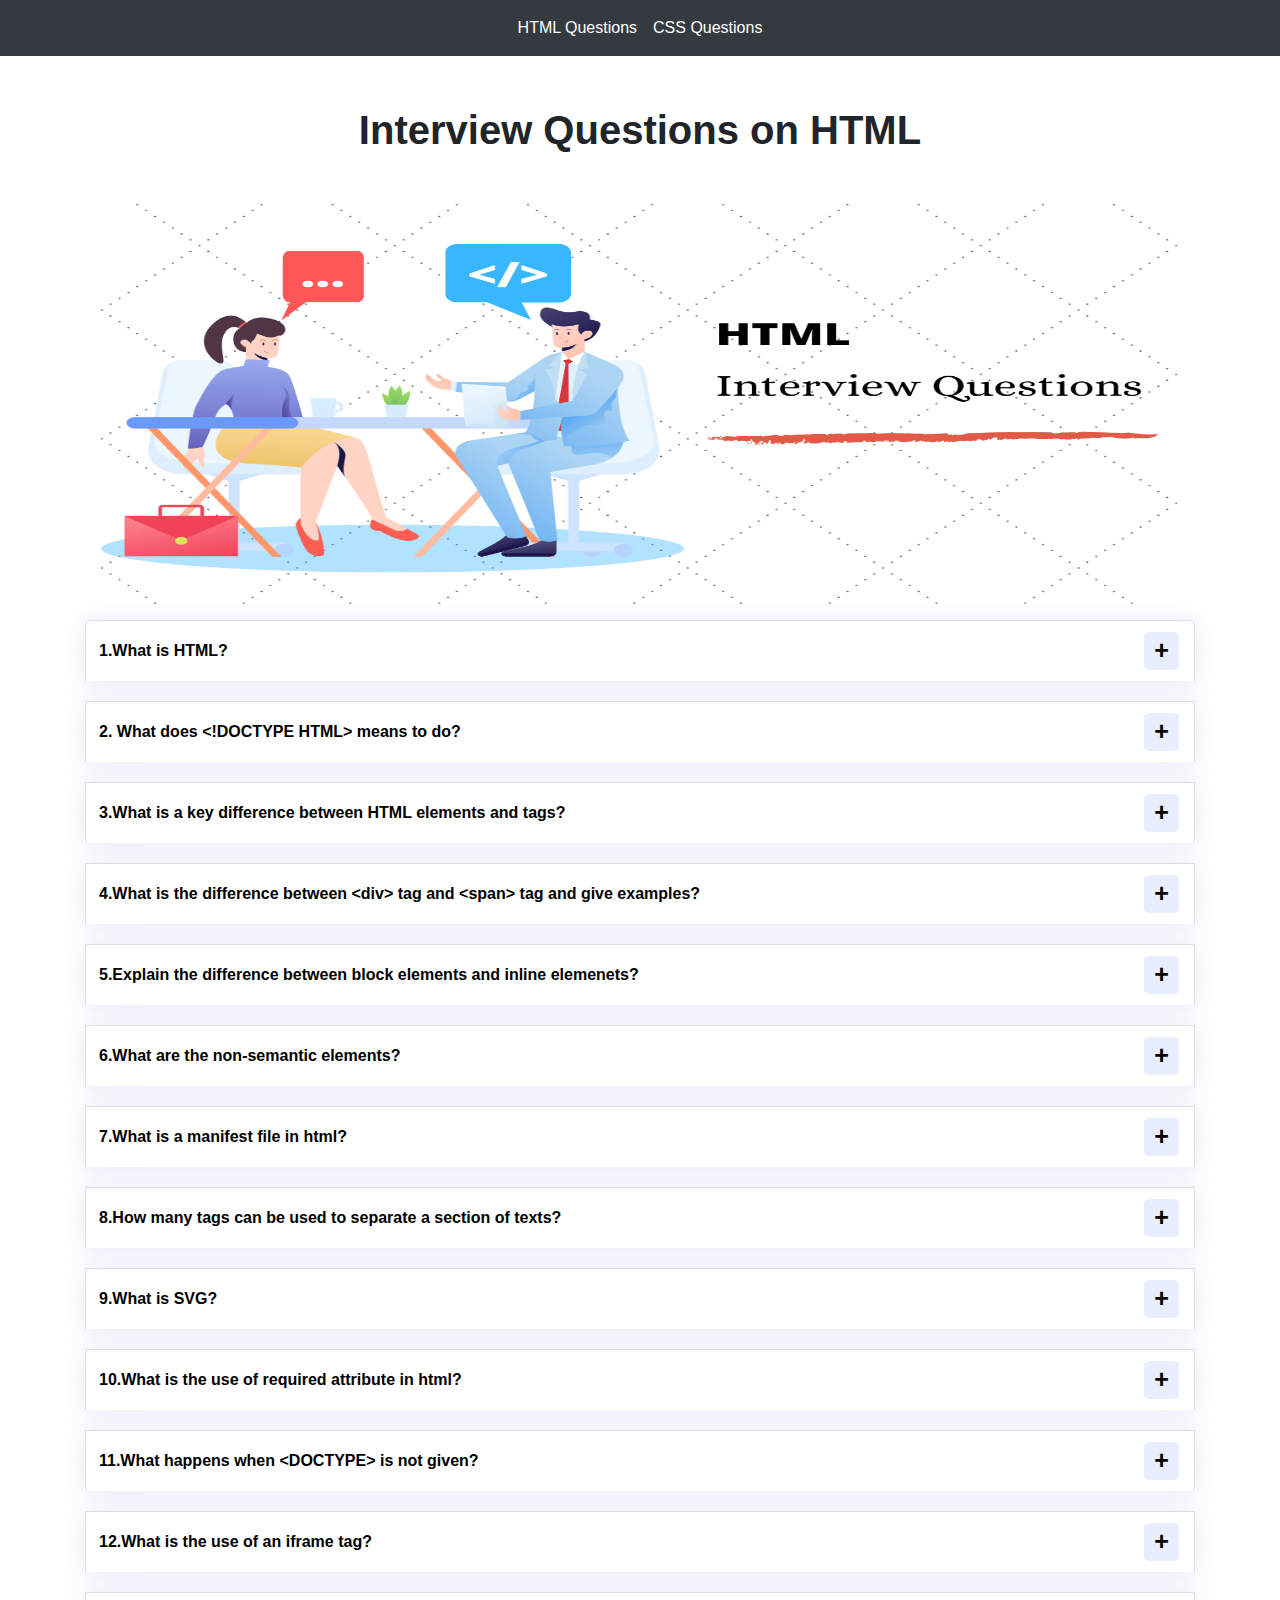
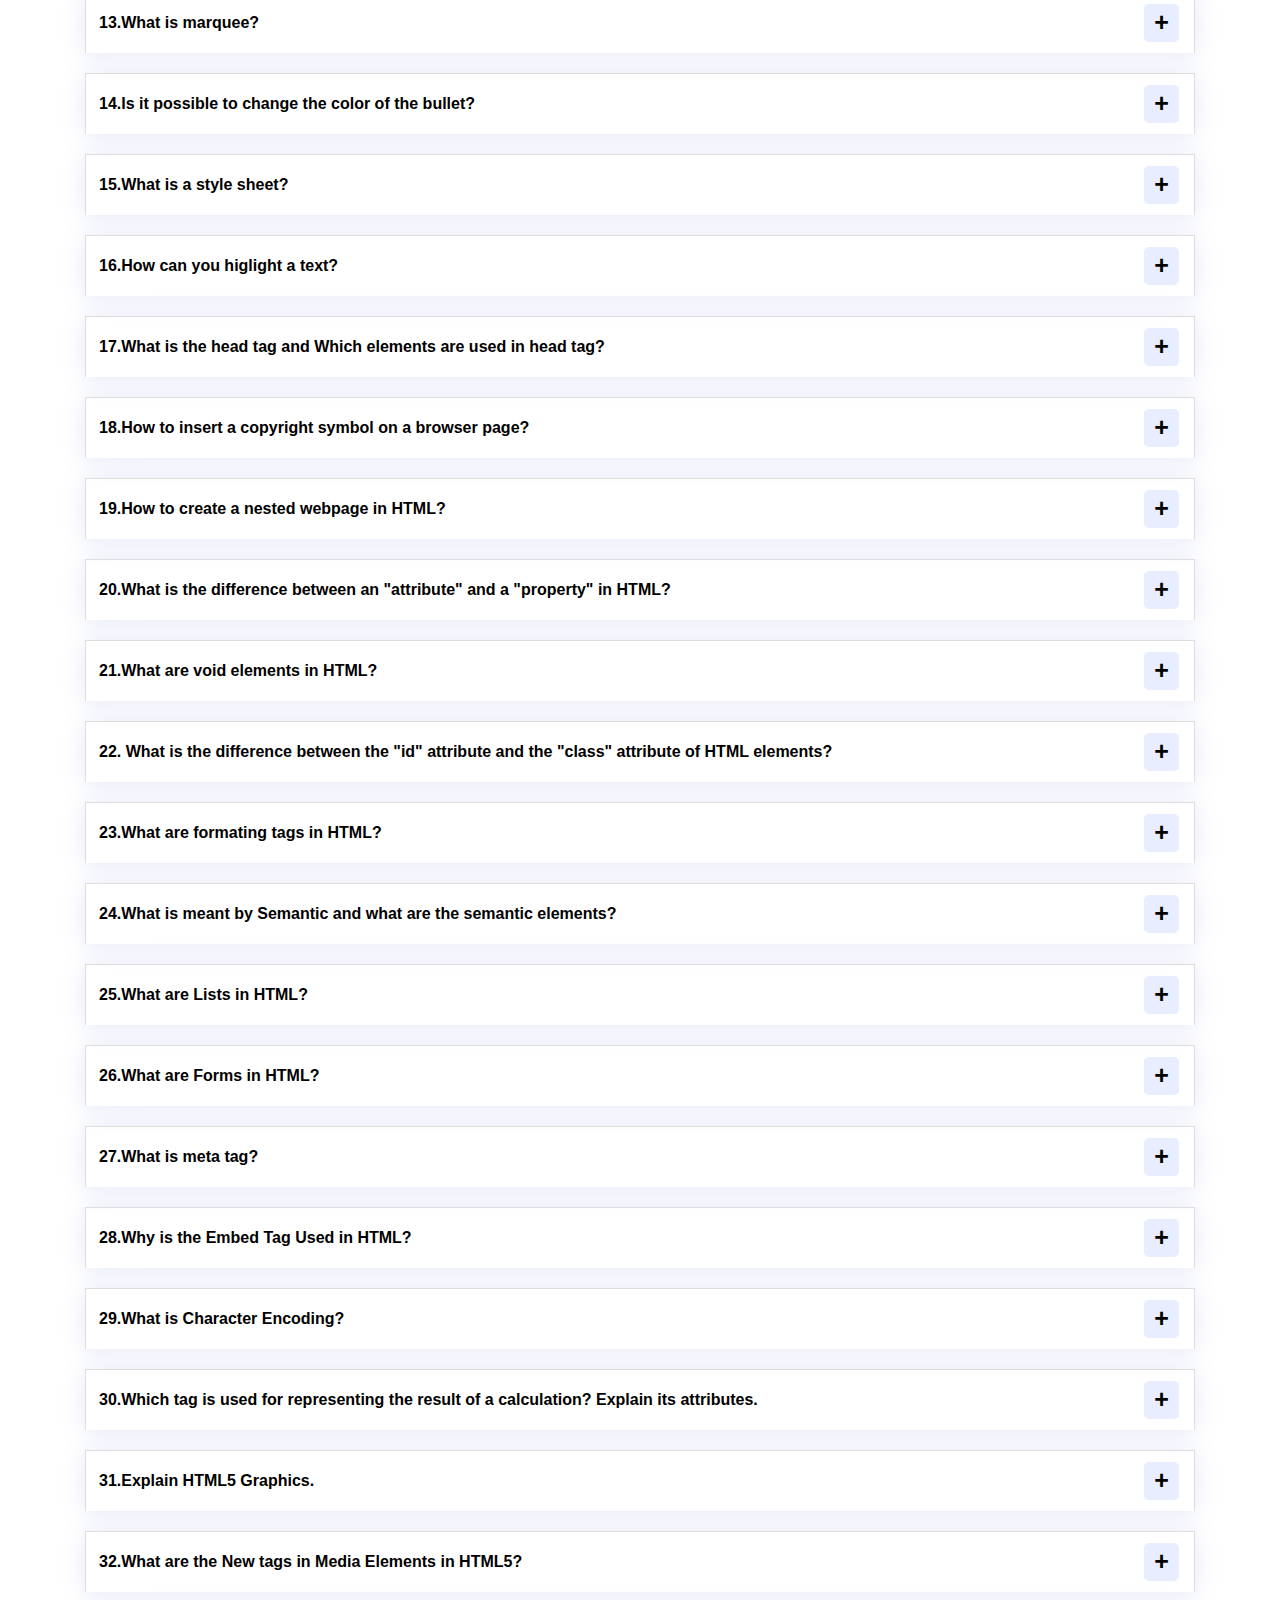
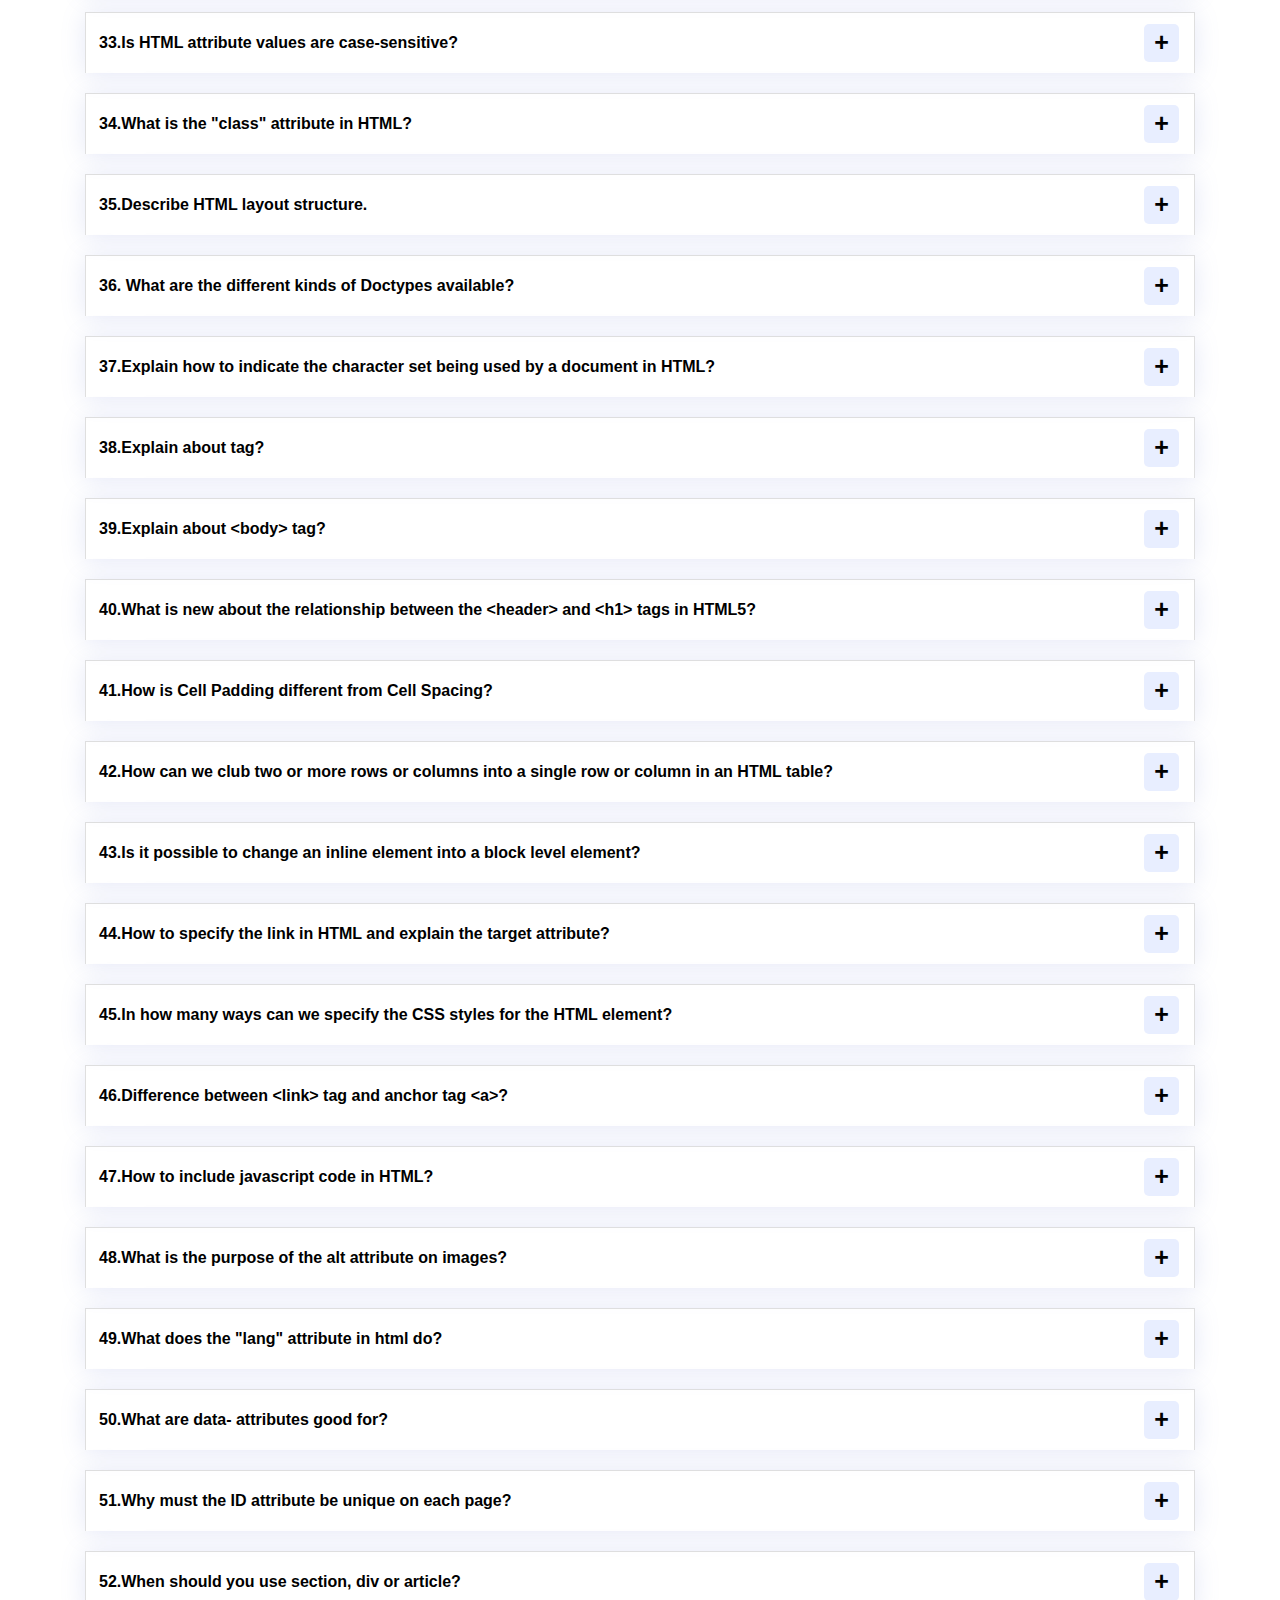
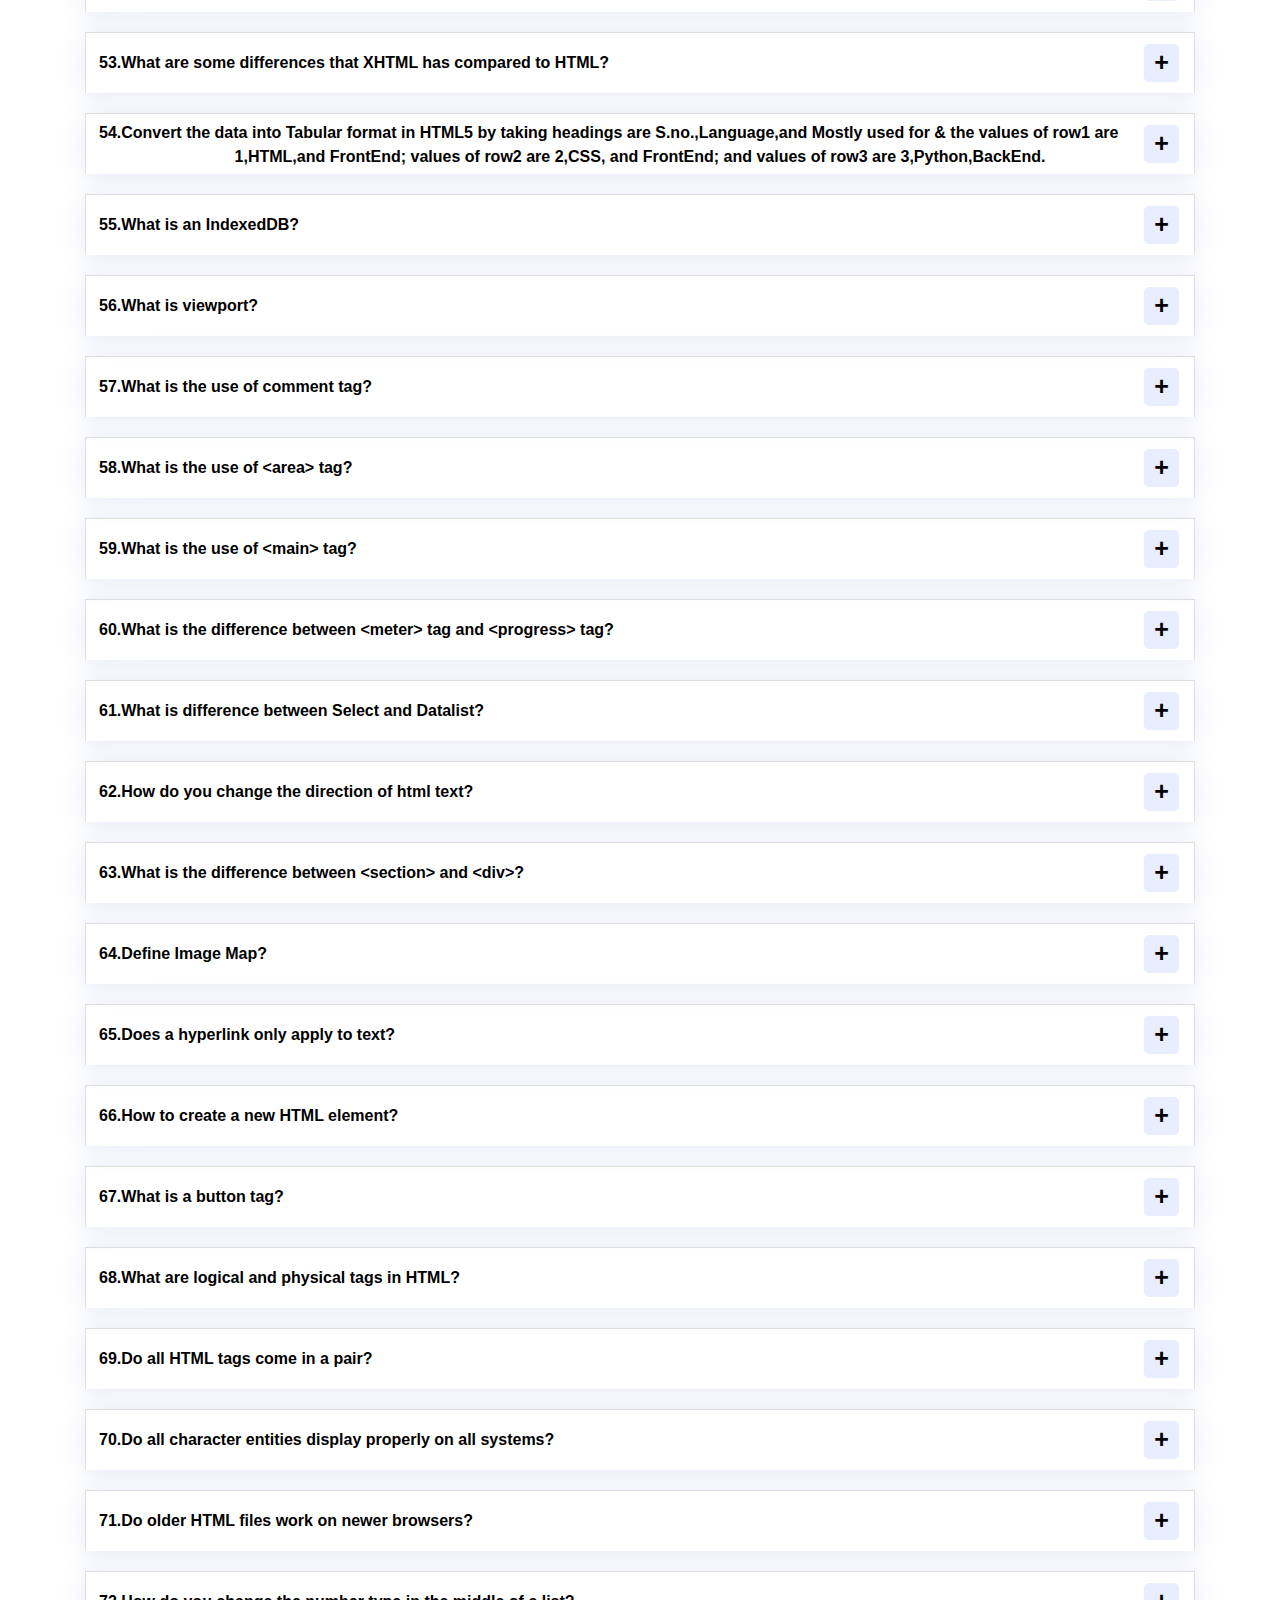
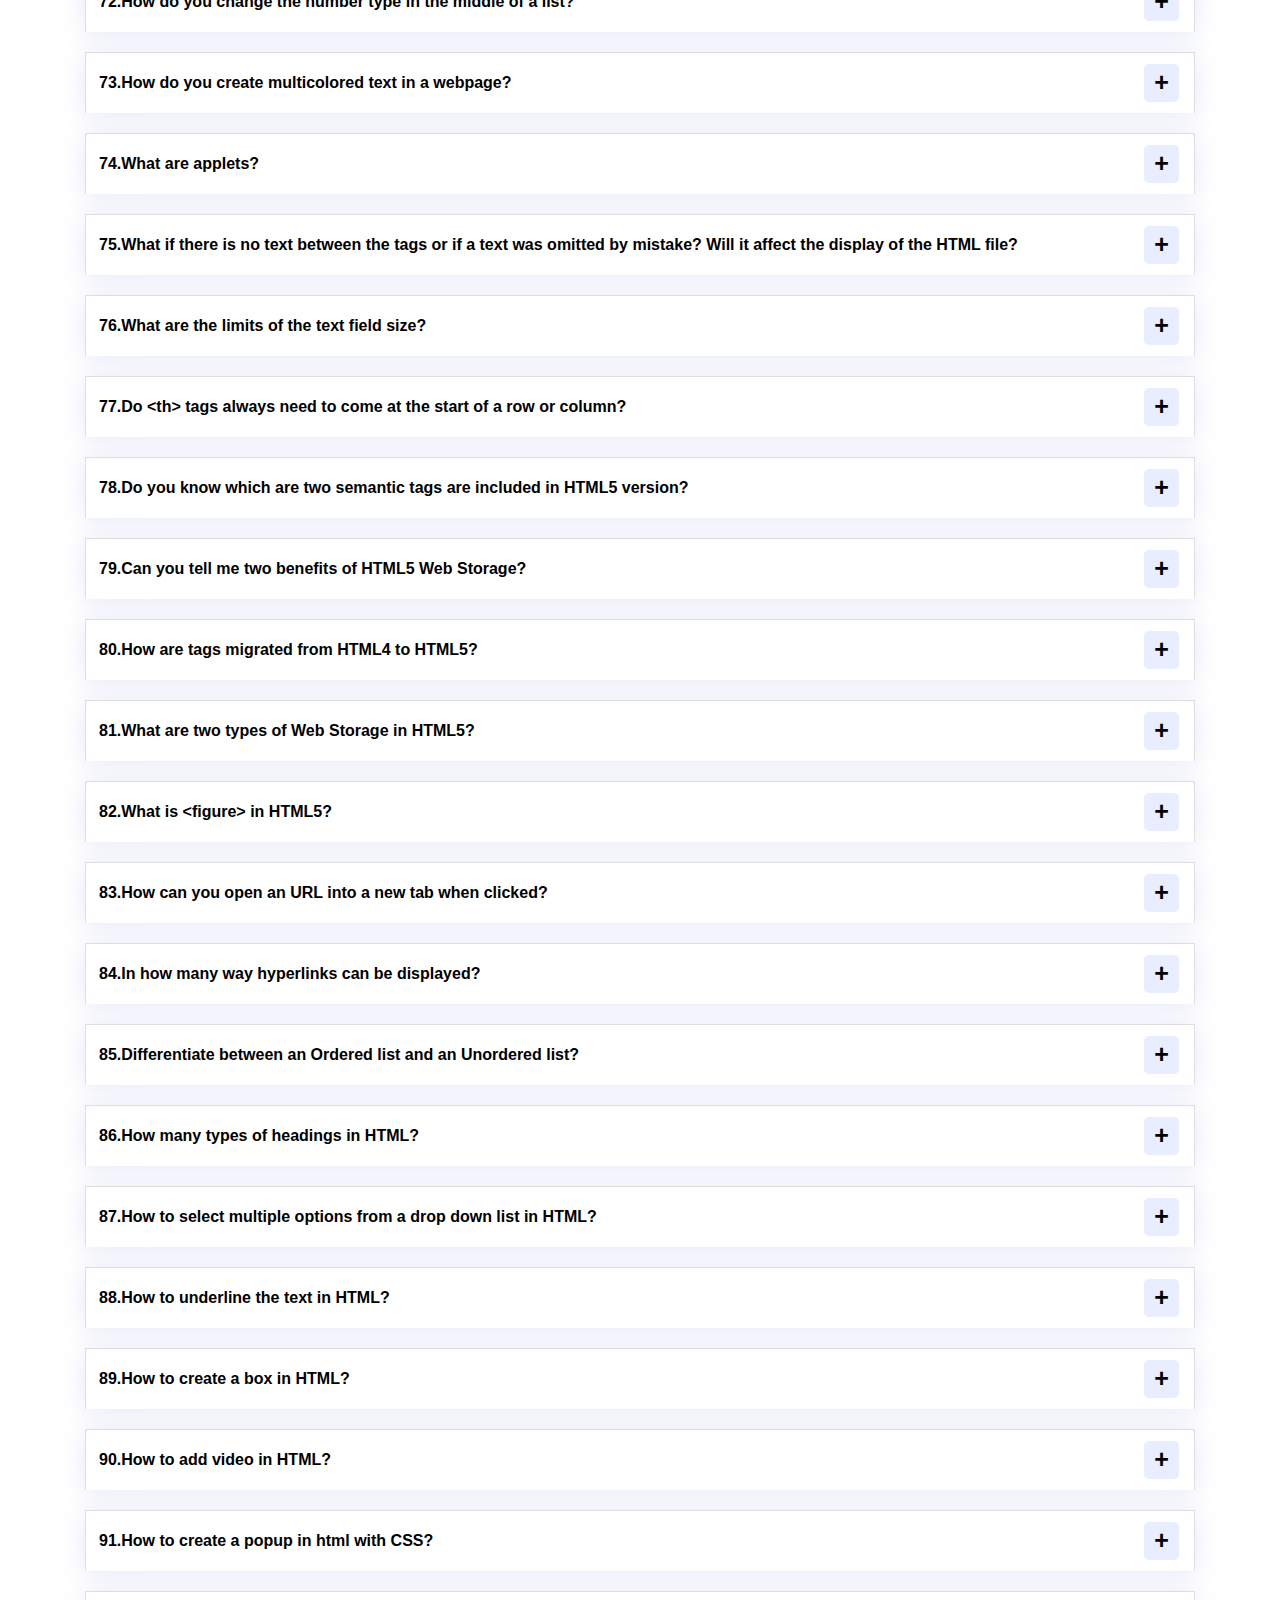
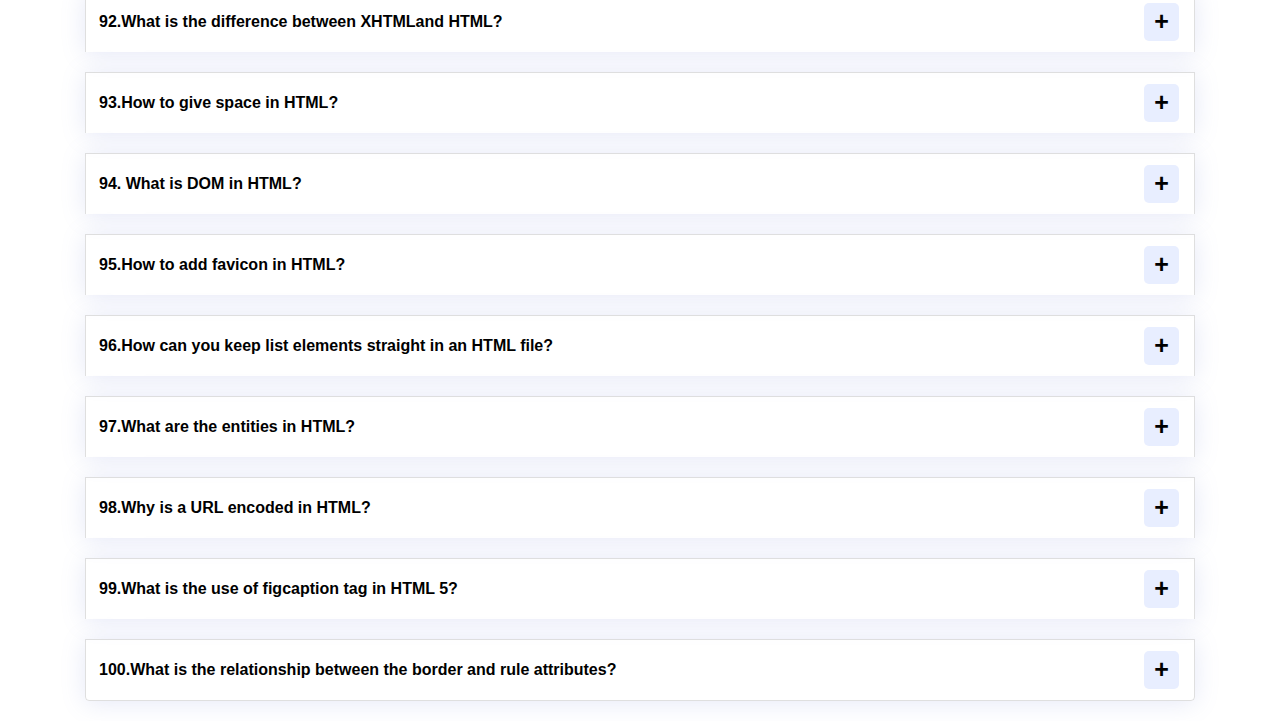
<file: index.html>
<!DOCTYPE html>
<html lang="en">
  <head>
    <meta charset="UTF-8" />
    <meta http-equiv="X-UA-Compatible" content="IE=edge" />
    <meta name="viewport" content="width=device-width, initial-scale=1.0" />
    <title>Zen Class | Interview Preparation Questions</title>
    <link rel="stylesheet" href="assets/bootstrap.min.css" />
    <link rel="stylesheet" href="stle.css">
  </head>
  <body>
    <nav class="navbar navbar-expand-lg navbar-dark bg-dark">
        <button class="navbar-toggler" type="button" data-toggle="collapse" data-target="#navbarsExample08" aria-controls="navbarsExample08" aria-expanded="false" aria-label="Toggle navigation">
          <span class="navbar-toggler-icon"></span>
        </button>
      
        <div class="collapse navbar-collapse justify-content-md-center" id="navbarsExample08">
          <ul class="navbar-nav">
            <li class="nav-item active">
              <a class="nav-link" href="index.html">HTML Questions <span class="sr-only">(current)</span></a>
            </li>
           
            <li class="nav-item active">
              <a class="nav-link" href="css-quest.html" >CSS Questions</a>
            </li>
        
          </ul>
        </div>
      </nav>
    <h1>Interview Questions on HTML</h1>
    <div class="container">
        <div class="column">
            <div class="row-md-6 text-center m-3"><img src="assets/image.png" alt="no img"></div>
            <div class="row-md-6">
                <div class="accordion" id="accordionExample">
                    <div class="card">
                        <div class="card-header" id="headingOne">
                            <h2 class="mb-0">
                            <button class="btn btn-link collapsed" type="button" data-toggle="collapse" data-target="#collapseOne" aria-expanded="false" aria-controls="collapseOne">
                                1.What is HTML?
                            </button>
                            </h2>
                        </div>
                        <div id="collapseOne" class="collapse" aria-labelledby="headingOne" data-parent="#accordionExample">
                            <div class="card-body">
                                HTML is short for HyperText Markup Language and is the language of the World Wide Web. It is the standard text formatting language used 
                                for creating and displaying pages on the Web. HTML documents are made up of two things: the content and the tags that format it
                                for proper display on pages.
                            </div>
                        </div>
                    </div>


                    <div class="card">
                        <div class="card-header" id="headingTwo">
                            <h2 class="mb-0">
                            <button class="btn btn-link collapsed" type="button" data-toggle="collapse" data-target="#collapseTwo" aria-expanded="false" aria-controls="collapseTwo">
                                2. What does &lt;!DOCTYPE HTML&gt; means to do?
                            </button>
                            </h2>
                        </div>
                        <div id="collapseTwo" class="collapse" aria-labelledby="headingTwo" data-parent="#accordionExample">
                            <div class="card-body">
                                The DOCTYPE declaration is an instruction to the web browser about what version of 
                                HTML the page is written in. This ensures that the web page is parsed the same way by different web browsers. 
                                In HTML 4.01, the DOCTYPE declaration refers to a document type definition (DTD).
                            </div>
                        </div>
                    </div>


                    <div class="card">
                        <div class="card-header" id="headingThree">
                            <h2 class="mb-0">
                            <button class="btn btn-link collapsed" type="button" data-toggle="collapse" data-target="#collapseThree" aria-expanded="false" aria-controls="collapseThree">
                                3.What is a key difference between HTML elements and tags?
                            </button>
                            </h2>
                        </div>
                        <div id="collapseThree" class="collapse" aria-labelledby="headingThree" data-parent="#accordionExample">
                            <div class="card-body">
                                HTML elements communicate to the browser to render text. When the elements are enclosed by brackets <mark> &lt; &gt;</mark>, they form HTML tags. 
                                Most of the time, tags come in a pair and surround content.
                            </div>
                        </div>
                    </div>


                    <div class="card">
                        <div class="card-header" id="headingFour">
                            <h2 class="mb-0">
                            <button class="btn btn-link collapsed" type="button" data-toggle="collapse" data-target="#collapseFour" aria-expanded="false" aria-controls="collapseFour">
                                4.What is the difference between &lt;div&gt; tag and &lt;span&gt; tag and give examples?
                            </button>
                            </h2>
                        </div>
                        <div id="collapseFour" class="collapse" aria-labelledby="headingFour" data-parent="#accordionExample">
                            <div class="card-body">
                                The primary difference between div and span tag is their default behavior. <mark>&lt;div&gt;</mark>  is a block-level-element and a <mark>&lt;span&gt;</mark> is an inline element.
                                <ul>
                                <li><mark>&lt;div&gt;</mark> is a block level element which means it will render it on it's own line with a width of a 100% of the parent element.</li><br>
                                <li><mark>&lt;span&gt;</mark> is an inline element which means it will render on the same line as the previous element, if it is also an inline element, 
                                    and it's width will be determined by it's content.</li>
                                    </ul><br>

                                    <b>Ex:</b> &lt;div&gt; Demo Text, with &lt;span&gt;some other&lt;/span&gt; text.&lt;/div&gt;
                            </div>
                        </div>
                        </div>

                    <div class="card">
                        <div class="card-header" id="headingFive">
                            <h2 class="mb-0">
                            <button class="btn btn-link collapsed" type="button" data-toggle="collapse" data-target="#collapseFive" aria-expanded="false" aria-controls="collapseFive">
                                5.Explain the difference between block elements and inline elemenets?
                            </button>
                            </h2>
                        </div>
                        <div id="collapseFive" class="collapse" aria-labelledby="headingFive" data-parent="#accordionExample">
                            <div class="card-body">
                                <b>Block elements :</b> &lt;h1&gt;, &lt;p&gt;, &lt;ul&gt;, &lt;ol&gt;, &lt;li&gt;.<br>
                                <b>Inline elements :</b> &lt;span&gt;, &lt;a&gt;, &lt;strong&gt;,&lt;i&gt;, &lt;img&gt;.
                            </div>
                        </div>
                    </div>

                    <div class="card">
                        <div class="card-header" id="headingSix">
                            <h2 class="mb-0">
                            <button class="btn btn-link collapsed" type="button" data-toggle="collapse" data-target="#collapseSix" aria-expanded="false" aria-controls="collapseSix">
                                6.What are the non-semantic elements?
                            </button>
                            </h2>
                        </div>
                        <div id="collapseSix" class="collapse" aria-labelledby="headingSix" data-parent="#accordionExample">
                            <div class="card-body">
                                <mark>&lt;div&gt;</mark> and <mark>&lt;span&gt;</mark> tags are the non-semantic elements.They tells nothing about its content.
                            </div>
                        </div>
                    </div>

                    <div class="card">
                        <div class="card-header" id="headingSeven">
                            <h2 class="mb-0">
                            <button class="btn btn-link collapsed" type="button" data-toggle="collapse" data-target="#collapseSeven" aria-expanded="false" aria-controls="collapseSeven">
                                7.What is a manifest file in html?
                            </button>
                            </h2>
                        </div>
                        <div id="collapseSeven" class="collapse" aria-labelledby="headingSeven" data-parent="#accordionExample">
                            <div class="card-body">
                                The manifest attribute references a URL for a cache manifest file, a text file that lists URLs that browsers should cache for your application. 
                                You should include the manifest attribute on each page of your site that you want cached.
                                The manifest file describes essential information about your app to the Android build tools, the Android operating system, and Google Play. 
                                Among many other things, the manifest file is required to declare the app's package name, which usually matches your code's namespace.

                            </div>
                        </div>
                    </div>
                    <div class="card">
                        <div class="card-header" id="headingEight">
                            <h2 class="mb-0">
                            <button class="btn btn-link collapsed" type="button" data-toggle="collapse" data-target="#collapseEight" aria-expanded="false" aria-controls="collapseEight">
                                8.How many tags can be used to separate a section of texts?
                            </button>
                            </h2>
                        </div>
                        <div id="collapseEight" class="collapse" aria-labelledby="headingEight" data-parent="#accordionExample">
                            <div class="card-body">
                                Three tags are used to separate the texts.<br><br>
                                
                                    1) <mark>&lt;br&gt;</mark> tag - Usually &lt;br&gt; tag is used to separate the line of text. It breaks the current line and conveys the flow to the next line.<br><br>
                                    2) <mark>&lt;p&gt;</mark> tag - The &lt;p&gt; tag contains the text in the form of a new paragraph.<br><br>
                                    3) <mark>&lt;blockquote&gt;</mark> tag - It is used to define a large quoted section. If you have a large quotation, then put the entire text within &lt;blockquote&gt;...&lt;/blockquote&gt; tag.
                                
                            </div>
                        </div>
                    </div>
                    <div class="card">
                        <div class="card-header" id="headingNine">
                            <h2 class="mb-0">
                            <button class="btn btn-link collapsed" type="button" data-toggle="collapse" data-target="#collapseNine" aria-expanded="false" aria-controls="collapseNine">
                                9.What is SVG?
                            </button>
                            </h2>
                        </div>
                        <div id="collapseNine" class="collapse" aria-labelledby="headingNine" data-parent="#accordionExample">
                            <div class="card-body">
                                1) HTML SVG is used to describe the two-dimensional vector and vector/raster graphics. SVG images and their behaviors are defined in XML text files. <br>
                                2) So as XML files, you can create and edit an SVG image with the text editor. <br>
                                3) It is mostly used for vector type diagrams like pie charts, 2-Dimensional graphs in an X, Y coordinate system.<br><br>

                                <b>Ex:</b><br>
                                &lt;svg width="100" height="100"&gt;<br>
                                &lt;circle cx="50" cy="50" r="40" stroke="yellow" stroke-width="4" fill="red" /&gt; <br>   
                                &lt;/svg&gt;<br>
                            </div>
                        </div>
                    </div>
                    <div class="card">
                        <div class="card-header" id="headingTen">
                            <h2 class="mb-0">
                            <button class="btn btn-link collapsed" type="button" data-toggle="collapse" data-target="#collapseTen" aria-expanded="false" aria-controls="collapseTen">
                                10.What is the  use of required attribute in html?
                            </button>
                            </h2>
                        </div>
                        <div id="collapseTen" class="collapse" aria-labelledby="headingTen" data-parent="#accordionExample">
                            <div class="card-body">
                                It forces a user to fill text on the text field or text area before submitting the form. 
                                It is used for form validation.<br><br>


                                <b>Ex:</b>   Name required - &lt;input type="text" name="name" required&gt;
                            </div>
                        </div>
                    </div>
                    <div class="card">
                        <div class="card-header" id="headingEleven">
                            <h2 class="mb-0">
                            <button class="btn btn-link collapsed" type="button" data-toggle="collapse" data-target="#collapseEleven" aria-expanded="false" aria-controls="collapseEleven">
                                11.What happens when &lt;DOCTYPE&gt; is not given?
                            </button>
                            </h2>
                        </div>
                        <div id="collapseEleven" class="collapse" aria-labelledby="headingEleven" data-parent="#accordionExample">
                            <div class="card-body">
                                The web page is rendered in quirks mode.

                            </div>
                        </div>
                    </div>
                    <div class="card">
                        <div class="card-header" id="headingTwelve">
                            <h2 class="mb-0">
                            <button class="btn btn-link collapsed" type="button" data-toggle="collapse" data-target="#collapseTwelve" aria-expanded="false" aria-controls="collapseTwelve">
                                12.What is the use of an iframe tag?
                            </button>
                            </h2>
                        </div>
                        <div id="collapseTwelve" class="collapse" aria-labelledby="headingTwelve" data-parent="#accordionExample">
                            <div class="card-body">
                 An iframe is used to display a web page within a web page.<br><br>

                                <b>Syntax:</b> &lt;iframe src="URL"&gt;&lt;/iframe&gt;<br> <br>

                                <b>Ex:</b>   &lt;iframe src="https://getbootstrap.com/" width="500px" height="200px"&gt;&lt;/iframe&gt;

                                
                            </div>
                        </div>
                    </div>
                    <div class="card">
                        <div class="card-header" id="headingThirteen">
                            <h2 class="mb-0">
                            <button class="btn btn-link collapsed" type="button" data-toggle="collapse" data-target="#collapseThirteen" aria-expanded="false" aria-controls="collapseThirteen">
                                13.What is marquee?
                            </button>
                            </h2>
                        </div>
                        <div id="collapseThirteen" class="collapse" aria-labelledby="headingThirteen" data-parent="#accordionExample">
                            <div class="card-body">
                 Marquee is used to put the scrolling text on a web page. It scrolls the image or text up, down, left or right automatically. 
                      You should put the text which you want to scroll within the <mark>&lt;marquee&gt;...&lt;/marquee&gt;</mark> tag.

                                
                            </div>
                        </div>
                    </div>
                    <div class="card">
                        <div class="card-header" id="headingFourteen">
                            <h2 class="mb-0">
                            <button class="btn btn-link collapsed" type="button" data-toggle="collapse" data-target="#collapseFourteen" aria-expanded="false" aria-controls="collapseFourteen">
                                14.Is it possible to change the color of the bullet?
                            </button>
                            </h2>
                        </div>
                        <div id="collapseFourteen" class="collapse" aria-labelledby="headingFourteen" data-parent="#accordionExample">
                            <div class="card-body">
                The color of the bullet is always the color of the first text of the list. 
                 So, if you want to change the color of the bullet, you must change the color of the text.

                                
                            </div>
                        </div>
                    </div>
                    <div class="card">
                        <div class="card-header" id="headingFifteen">
                            <h2 class="mb-0">
                            <button class="btn btn-link collapsed" type="button" data-toggle="collapse" data-target="#collapseFifteen" aria-expanded="false" aria-controls="collapseFifteen">
                                15.What is a style sheet?
                            </button>
                            </h2>
                        </div>
                        <div id="collapseFifteen" class="collapse" aria-labelledby="headingFifteen" data-parent="#accordionExample">
                            <div class="card-body">
                  A style sheet is used to build a consistent, transportable, and well-designed style template. You can add these templates on several different web pages. 
                       It describes the look and formatting of a document written in markup language.

                                
                            </div>
                        </div>
                    </div>
                    <div class="card">
                        <div class="card-header" id="headingSixteen">
                            <h2 class="mb-0">
                            <button class="btn btn-link collapsed" type="button" data-toggle="collapse" data-target="#collapseSixteen" aria-expanded="false" aria-controls="collapseSixteen">
                                16.How can you higlight a text?

                            </button>
                            </h2>
                        </div>
                        <div id="collapseSixteen" class="collapse" aria-labelledby="headingSixteen" data-parent="#accordionExample">
                            <div class="card-body">
                  The HTML Mark Tag <mark>&lt;mark&gt;</mark> represents text which is marked or highlighted for reference or notation purposes, 
                      due to the marked passage's relevance or importance in the enclosing context.

                                
                            </div>
                        </div>
                    </div>
                    <div class="card">
                        <div class="card-header" id="headingSeventeen">
                            <h2 class="mb-0">
                            <button class="btn btn-link collapsed" type="button" data-toggle="collapse" data-target="#collapseSeventeen" aria-expanded="false" aria-controls="collapseSeventeen">
                                17.What is the head tag and Which elements are used in head tag?
                            </button>
                            </h2>
                        </div>
                        <div id="collapseSeventeen" class="collapse" aria-labelledby="headingSeventeen" data-parent="#accordionExample">
                            <div class="card-body">
                                1) The <mark>&lt;head&gt;</mark> tag in HTML is used to define the head portion of the document which contains information related to the document.<br> 2) The <mark>&lt;head&gt;</mark> 
                                tag contains other head elements such as <mark>&lt;title&gt;</mark> ,<mark>&lt;meta&gt;</mark>, <mark>&lt;link&gt;</mark>, <mark>&lt;style&gt;</mark> ,<mark>&lt;link&gt;</mark> etc.<br>
                                 3) In HTML 4.01 the <mark>&lt;head&gt;</mark> element was mandatory but in HTML5, the head element can be omitted.
                                
                            </div>
                        </div>
                    </div>
                    <div class="card">
                        <div class="card-header" id="headingEighteen">
                            <h2 class="mb-0">
                            <button class="btn btn-link collapsed" type="button" data-toggle="collapse" data-target="#collapseEighteen" aria-expanded="false" aria-controls="collapseEighteen">
                               18.How to insert a copyright symbol on a browser page?

                            </button>
                            </h2>
                        </div>
                        <div id="collapseEighteen" class="collapse" aria-labelledby="headingEighteen" data-parent="#accordionExample">
                            <div class="card-body">
                                You can insert a copyright symbol by using <mark>& copy</mark> or <mark>& #169</mark> in an HTML file.
                                
                            </div>
                        </div>
                    </div>
                    <div class="card">
                        <div class="card-header" id="headingNinteen">
                            <h2 class="mb-0">
                            <button class="btn btn-link collapsed" type="button" data-toggle="collapse" data-target="#collapseNinteen" aria-expanded="false" aria-controls="collapseNinteen">
                                19.How to create a nested webpage in HTML?
                                
                            </button>
                            </h2>
                        </div>
                        <div id="collapseNinteen" class="collapse" aria-labelledby="headingNinteen" data-parent="#accordionExample">
                            <div class="card-body">
                                The HTML <mark>&lt;iframe&gt;</mark> tag is used to display a nested webpage. In other words, it represents a webpage within a webpage. <br>
                                   The HTML <mark>&lt;iframe&gt;</mark> tag defines an inline frame.<br><br>
                                <b>Ex:</b><br><br>

                                &lt;!DOCTYPE html&gt; <br>   
                                &lt;html&gt;<br>
                                &lt;body&gt;<br>       
                                &lt;iframe src="SOURCE LINK" height="300" width="400" &gt;&lt;/iframe&gt;<br>    
                                &lt;/body&gt;    <br>
                                &lt;/html&gt;  

                                
                            </div>
                        </div>
                    </div>
                    <div class="card">
                        <div class="card-header" id="headingTwenty">
                            <h2 class="mb-0">
                            <button class="btn btn-link collapsed" type="button" data-toggle="collapse" data-target="#collapseTwenty" aria-expanded="false" aria-controls="collapseTwenty">
                                20.What is the difference between an "attribute" and a "property" in HTML?

                            </button>
                            </h2>
                        </div>
                        <div id="collapseTwenty" class="collapse" aria-labelledby="headingTwenty" data-parent="#accordionExample">
                            <div class="card-body">
                                Attributes are defined by HTML. Properties are accessed from DOM (Document Object Model) nodes.<br><br>

                                 <b>Example:</b>   &lt;input id="inputId" type="text" value="Hello World!" /&gt;<br><br>

                                    The value property reflects the current text-content inside the input box, whereas the value attribute contains 
                                    the initial text-content of the value attribute from the HTML source code.<br><br>
 
                                    <b>Attribute:</b><br><br> 1)Attributes are defined by HTML.<br>
                                                2)The value of an attribute is constant.<br>
                                                 3)These are used to initialize the DOM properties.	<br><br>
 
                                    <b>Property:</b><br><br> 1)Properties are defined by the DOM.<br>
                                              2)The value of a property is variable.<br>
                                                3)No such job defined.<br>

                            </div>
                        </div>
                    </div>
                    <div class="card">
                        <div class="card-header" id="headingTwentyOne">
                            <h2 class="mb-0">
                            <button class="btn btn-link collapsed" type="button" data-toggle="collapse" data-target="#collapseTwentyOne" aria-expanded="false" aria-controls="collapseTwentyOne">
                                21.What are void elements in HTML?
                            </button>
                            </h2>
                        </div>
                        <div id="collapseTwentyOne" class="collapse" aria-labelledby="headingTwentyOne" data-parent="#accordionExample">
                            <div class="card-body">
                                <ul>
                                <li>HTML elements which do not have closing tags or do not need to be closed are Void elements.</li>
                                </ul>
                                <b>Example:</b> &lt;br /&gt;, &lt;img /&gt;, &lt;hr /&gt;, etc.<br><br>
                                <ul>
                                <li>These are also called as Empty elements or Self-closing elements.</li>
                                </ul>
                            </div>
                        </div>
                    </div>
                    <div class="card">
                        <div class="card-header" id="headingTwentytwo">
                            <h2 class="mb-0">
                            <button class="btn btn-link collapsed" type="button" data-toggle="collapse" data-target="#collapseTwentytwo" aria-expanded="false" aria-controls="collapseTwentytwo">
                                22. What is the difference between the "id" attribute and the "class" attribute of HTML elements?
                            </button>
                            </h2>
                        </div>
                        <div id="collapseTwentytwo" class="collapse" aria-labelledby="headingTwentytwo" data-parent="#accordionExample">
                            <div class="card-body">
                                Multiple elements in HTML can have the same "class" value, 
                                whereas a value of "id" attribute of one element cannot be associated with another HTML element.
                            </div>
                        </div>
                    </div>
                    <div class="card">
                        <div class="card-header" id="headingTwentythree">
                            <h2 class="mb-0">
                            <button class="btn btn-link collapsed" type="button" data-toggle="collapse" data-target="#collapseTwentythree" aria-expanded="false" aria-controls="collapseTwentythree">
                                23.What are formating tags in HTML?
                            </button>
                            </h2>
                        </div>
                        <div id="collapseTwentythree" class="collapse" aria-labelledby="headingTwentythree" data-parent="#accordionExample">
                            <div class="card-body">
                                <b>&lt;b&gt;</b> - makes text bold<br>
                                <b>&lt;i&gt;</b> - makes text italic<br>
                                    <b>&lt;em&gt;</b> - makes text italic but with added semantics importance<br>
                                        <b>&lt;big&gt;</b> - increases the font size of the text by one unit<br>
                                            <b>&lt;small&gt;</b> - decreases the font size of the text by one unit<br>
                                                <b>&lt;sub&gt;</b> - makes the text a subscript<br>
                                                    <b>&lt;sup&gt;</b> - makes the text a superscript<br>
                                                        <b>&lt;del&gt;</b> - displays as strike out text<br>
                                                            <b>&lt;strong&gt;</b> - marks the text as important<br>
                                                                <b>&lt;mark&gt;</b> - highlights the text<br>
                                                                    <b>&lt;ins&gt;</b> - displays as added text<br>
                            </div>
                        </div>
                    </div>
                    <div class="card">
                        <div class="card-header" id="headingTwentyfour">
                            <h2 class="mb-0">
                            <button class="btn btn-link collapsed" type="button" data-toggle="collapse" data-target="#collapseTwentyfour" aria-expanded="false" aria-controls="collapseTwentyfour">
                                24.What is meant by Semantic and what are the semantic elements?
                            </button>
                            </h2>
                        </div>
                        <div id="collapseTwentyfour" class="collapse" aria-labelledby="headingTwentyfour" data-parent="#accordionExample">
                            <div class="card-body">
                                <b>Semantic:</b> <br><br>
                                    1) Semantic HTML is a style of coding, where the tags convey the meaning of the text. <br>
                                    2) HTML uses semantics to reinforce the semantics or purpose of the content.<br>
                                    3) It's clearly describes the meaning to both the browser and the developer.<br><br>
                                
                 
                      <b>Semantic Elements:</b> &lt;form&gt;, &lt;table&gt;, &lt;article&gt;, &lt;aside&gt;, &lt;details&gt;, &lt;figcaption&gt;, &lt;figure&gt;, &lt;footer&gt;, &lt;header&gt;, &lt;main&gt;, &lt;mark&gt;, &lt;nav&gt;, 
                      &lt;section&gt;, &lt;summary&gt;, &lt;time&gt; clearly defines its content.
                            </div>
                        </div>
                    </div>
                    <div class="card">
                        <div class="card-header" id="headingTwentyfive">
                            <h2 class="mb-0">
                            <button class="btn btn-link collapsed" type="button" data-toggle="collapse" data-target="#collapseTwentyfive" aria-expanded="false" aria-controls="collapseTwentyfive">
                                25.What are Lists in HTML?
                            </button>
                            </h2>
                        </div>
                        <div id="collapseTwentyfive" class="collapse" aria-labelledby="headingTwentyfive" data-parent="#accordionExample">
                            <div class="card-body">
                                HTML lists are used to group a set of related items in lists. It is defined with an <mark>&lt;li&gt;</mark> tag.<br><br>

                                    Some commonly used HTML lists:<br><br>
                               
                                    1) Ordered List (HTML tag: <mark>&lt;ol&gt;</mark>)<br>
                                    2) Unordered List (HTML tag: <mark>&lt;ul&gt;</mark>)<br>
                                    3) Description List (HTML tag: <mark>&lt;dl&gt;</mark>)<br>
                                    4) Menu List (HTML tag: <mark>&lt;menu&gt;</mark>)<br>
                                    5) Directory List (HTML tag: <mark>&lt;dir&gt;</mark>)<br>
                            </div>
                        </div>
                    </div>
                    <div class="card">
                        <div class="card-header" id="headingTwentysix">
                            <h2 class="mb-0">
                            <button class="btn btn-link collapsed" type="button" data-toggle="collapse" data-target="#collapseTwentysix" aria-expanded="false" aria-controls="collapseTwentysix">
                                26.What are Forms in HTML?
                            </button>
                            </h2>
                        </div>
                        <div id="collapseTwentysix" class="collapse" aria-labelledby="headingTwentysix" data-parent="#accordionExample">
                            <div class="card-body">
                                Forms are used to collect the user information when they are filled, and details are provided to save into the database.<br><br>

                                <b>Ex:</b><br>  
                                &lt;form&gt;<br>
                                &lt;label for="fname">First name:&lt;/label&gt;<br>
                                &lt;input type="text" id="fname" name="fname"&gt;<br>
                                &lt;label for="lname">Last name:&lt;/label&gt;<br>
                                &lt;input type="text" id="lname" name="lname"&gt;<br>
                                &lt;/form&gt;
                            
                            </div>
                        </div>
                    </div>
                    <div class="card">
                        <div class="card-header" id="headingTwentyseven">
                            <h2 class="mb-0">
                            <button class="btn btn-link collapsed" type="button" data-toggle="collapse" data-target="#collapseTwentyseven" aria-expanded="false" aria-controls="collapseTwentyseven">
                                27.What is  meta tag?
                            </button>
                            </h2>
                        </div>
                        <div id="collapseTwentyseven" class="collapse" aria-labelledby="headingTwentyseven" data-parent="#accordionExample">
                            <div class="card-body">
                                The <mark>&lt;meta&gt;</mark> tag defines metadata about an HTML document. Metadata is data (information) about data.
                                <mark>&lt;meta&gt;</mark> tags always place inside the <mark>&lt;head&gt;</mark> element.<br><br>
                                1)They are used to specify character set, page description, keywords, author of the document, and viewport settings.<br>
                                2)It is machine parsable.<br>
                                3)It is intended for the browser.<br><br>
                           
                               <b>Ex:</b><br>
                               &lt;!DOCTYPE html&gt;<br>
                               &lt;html&gt;<br>
                               &lt;head&gt;<br>
                               &lt;meta name="description" content="I am a web page with description"&gt;<br> 
                               &lt;title&gt;Home Page&lt;/title&gt;<br>
                               &lt;/head&gt;<br>
                               &lt;body&gt;&lt;../body&gt;<br>
                               &lt;/html&gt;<br>
                           
                            </div>
                        </div>
                    </div>
                    <div class="card">
                        <div class="card-header" id="headingTwentyeight">
                            <h2 class="mb-0">
                            <button class="btn btn-link collapsed" type="button" data-toggle="collapse" data-target="#collapseTwentyeight" aria-expanded="false" aria-controls="collapseTwentyeight">
                                28.Why is the Embed Tag Used in HTML?
                            </button>
                            </h2>
                        </div>
                        <div id="collapseTwentyeight" class="collapse" aria-labelledby="headingTwentyeight" data-parent="#accordionExample">
                            <div class="card-body">
                                An Embed Tag is used for including a Video or Audio in an HTML Document. A source of audio or video file 
                                to be displayed on the webpage is defined within an Embed tag.<br><br>
                               <b>Syntax:</b>  &lt;EMBED&gt;..&gt;&lt;/EMBED&gt;.
                            </div>
                        </div>
                    </div>
                    <div class="card">
                        <div class="card-header" id="headingTwentynine">
                            <h2 class="mb-0">
                            <button class="btn btn-link collapsed" type="button" data-toggle="collapse" data-target="#collapseTwentynine" aria-expanded="false" aria-controls="collapseTwentynine">
                                29.What is Character Encoding?
                            </button>
                            </h2>
                        </div>
                        <div id="collapseTwentynine" class="collapse" aria-labelledby="headingTwentynine" data-parent="#accordionExample">
                            <div class="card-body">
                                To display an HTML page correctly, a web browser must know which character set (character encoding) to use. <br>This is specified in the tag:<br><br>

                                <b>Ex:</b>  &lt;meta charset="UTF-8"&gt;
                            </div>
                        </div>
                    </div>
                    <div class="card">
                        <div class="card-header" id="headingThirty">
                            <h2 class="mb-0">
                            <button class="btn btn-link collapsed" type="button" data-toggle="collapse" data-target="#collapseThirty" aria-expanded="false" aria-controls="collapseThirty">
                                30.Which tag is used for representing the result of a calculation? Explain its attributes.

                            </button>
                            </h2>
                        </div>
                        <div id="collapseThirty" class="collapse" aria-labelledby="headingThirty" data-parent="#accordionExample">
                            <div class="card-body">
                                The <mark>&lt;output&gt;</mark> tag is used for representing the result of a calculation. It has the following attributes:<br><br>

                                    <b>for</b> - It defines the relationship between the elements used in calculation and result.<br>
                                    <b>form</b> - This is used to define the form the output element belongs to.<br>
                                    <b>name</b> - The name of the output element.<br><br>
                                    <b>Ex:</b><br><br>
                                
                                    &lt;form oninput = "result.value=parseInt(n1.value)+parseInt(n2.value)"&gt;<br>
                                    &lt;input type = "number" name = "n1" value = "1" /&gt;+<br>
                                    &lt;input type = "number" name = "n2" value = "2" /&gt;<br /><br>
                                         The output is: &lt;output name = "result"&gt;&lt;/output&gt;<br>
                                         &lt;/form&gt;
                                
                                
                            </div>
                        </div>
                    </div>
                    <div class="card">
                        <div class="card-header" id="headingThirtyone">
                            <h2 class="mb-0">
                            <button class="btn btn-link collapsed" type="button" data-toggle="collapse" data-target="#collapseThirtyone" aria-expanded="false" aria-controls="collapseThirtyone">
                                31.Explain HTML5 Graphics.
                            </button>
                            </h2>
                        </div>
                        <div id="collapseThirtyone" class="collapse" aria-labelledby="headingThirtyone" data-parent="#accordionExample">
                            <div class="card-body">
                                HTML5 supports two kinds of graphics:<br><br>

                            <b>1) Canvas</b> - It is like drawing on a whitepaper or a blank webpage. We can add different graphic designs
                                             on web pages with available methods for drawing various geometrical shapes.<br><br>
                                
                                <b>Ex:</b><br><br>
                                &lt;!DOCTYPE HTML&gt;<br>
                                &lt;html&gt;<br>
                                &lt;head&gt;<br>
                                &lt;/head&gt;<br>
                                &lt;body&gt;<br>
                                &lt;canvas width="300" height="100" style="border:2px solid;"&gt;&lt;/canvas&gt;<br>  
                                &lt;/body&gt;<br>
                                &lt;/html&gt;<br><br>
                            
                                <b>2) SVG</b> - Scalable Vector Graphics are used mostly for diagrams or icons. It follows the XML format.<br><br>
                            
                                <b>Ex:</b><br><br>
                                &lt;!DOCTYPE html&gt;<br>
                                &lt;html&gt;<br>
                                &lt;body&gt;<br>
                                &lt;svg width="400" height="110"&gt;<br>
                                &lt;rect width="300" height="100" style="fill:#FFF;stroke-width:2;stroke:#000" /&gt;<br>
                                &lt;/svg&gt;<br>
                                &lt;/body&gt;<br>
                                &lt;/html&gt;<br>
                            </div>
                        </div>
                    </div>
                    <div class="card">
                        <div class="card-header" id="headingThirtytwo">
                            <h2 class="mb-0">
                            <button class="btn btn-link collapsed" type="button" data-toggle="collapse" data-target="#collapseThirtytwo" aria-expanded="false" aria-controls="collapseThirtytwo">
                                32.What are the New tags in Media Elements in HTML5?
                            </button>
                            </h2>
                        </div>
                        <div id="collapseThirtytwo" class="collapse" aria-labelledby="headingThirtytwo" data-parent="#accordionExample">
                            <div class="card-body">
                                1) <b>&lt;audio&gt;</b> - Used for sounds, audio streams, or music, embed audio content without any additional plug-in.<br>
                                2) <b>&lt;video&gt;</b> - Used for video streams, embed video content etc.<br>
                                3) <b>&lt;source&gt;</b> - Used for multiple media resources in media elements, such as audio, video, etc.<br>
                                4) <b>&lt;embed&gt;</b> - Used for an external application or embedded content.<br>
                                5) <b>&lt;track&gt;</b> - Used for subtitles in the media elements such as video or audio.<br>
                               
                            </div>
                        </div>
                    </div>
                    <div class="card">
                        <div class="card-header" id="headingThirtythree">
                            <h2 class="mb-0">
                            <button class="btn btn-link collapsed" type="button" data-toggle="collapse" data-target="#collapseThirtythree" aria-expanded="false" aria-controls="collapseThirtythree">
                                33.Is HTML attribute values are case-sensitive?
                            </button>
                            </h2>
                        </div>
                        <div id="collapseThirtythree" class="collapse" aria-labelledby="headingThirtythree" data-parent="#accordionExample">
                            <div class="card-body">
                                No, HTML is not a case sensitivity language because the HTML elements can be written in lowercase letters or in uppercase letters.


                            </div>
                        </div>
                    </div>
                    <div class="card">
                        <div class="card-header" id="headingThirtyfour">
                            <h2 class="mb-0">
                            <button class="btn btn-link collapsed" type="button" data-toggle="collapse" data-target="#collapseThirtyfour" aria-expanded="false" aria-controls="collapseThirtyfour">
                                34.What is the "class" attribute in HTML?
                            </button>
                            </h2>
                        </div>
                        <div id="collapseThirtyfour" class="collapse" aria-labelledby="headingOnThirtyfour" data-parent="#accordionExample">
                            <div class="card-body">
                                The class attribute is used to specify the class name for an HTML element. Multiple elements in HTML can have the same class value. 
                                Also, it is mainly used to associate the styles written in the stylesheet with the HTML elements.
                           
                           
                            </div>
                        </div>
                    </div>
                    <div class="card">
                        <div class="card-header" id="headingThirtyfive">
                            <h2 class="mb-0">
                            <button class="btn btn-link collapsed" type="button" data-toggle="collapse" data-target="#collapseThirtyfive" aria-expanded="false" aria-controls="collapseThirtyfive">
                                35.Describe HTML layout structure.
                            </button>
                            </h2>
                        </div>
                        <div id="collapseThirtyfive" class="collapse" aria-labelledby="headingThirtyfive" data-parent="#accordionExample">
                            <div class="card-body">
                                Every web page has different components to display the intended content and a specific UI. But still, 
                                there are few things which are templated and are globally accepted way to structure the web page, such as:<br><br>
                           
                                <b>&lt;header&gt;:</b> Stores the starting information about the web page.<br>
                                <b>&lt;footer&gt;:</b> Represents the last section of the page.<br>
                                <b>&lt;nav&gt;:</b> The navigation menu of the HTML page.<br>
                                <b>&lt;article&gt;:</b> It is a set of information.<br>
                                <b>&lt;section&gt;:</b> It is used inside the article block to define the basic structure of a page.<br>
                                <b>&lt;aside&gt;:</b> Sidebar content of the page.<br>
                            </div>
                        </div>
                    </div>
                    <div class="card">
                        <div class="card-header" id="headingThirtysix">
                            <h2 class="mb-0">
                            <button class="btn btn-link collapsed" type="button" data-toggle="collapse" data-target="#collapseThirtysix"" aria-expanded="false" aria-controls="collapseThirtysix"">
                                36. What are the different kinds of Doctypes available?
                            </button>
                            </h2>
                        </div>
                        <div id="collapseThirtysix"" class="collapse" aria-labelledby="headingThirtysix"" data-parent="#accordionExample">
                            <div class="card-body">
                                The three kinds of Doctypes which are available:<br><br>

                                1)Strict Doctype <br>
                                2)Transitional Doctype<br>
                                3)Frameset Doctype<br>

                            </div>
                        </div>
                    </div>
                    <div class="card">
                        <div class="card-header" id="headingThirtyseven">
                            <h2 class="mb-0">
                            <button class="btn btn-link collapsed" type="button" data-toggle="collapse" data-target="#collapseThirtyseven" aria-expanded="false" aria-controls="collapseThirtyseven">
                                37.Explain how to indicate the character set being used by a document in HTML?
                            </button>
                            </h2>
                        </div>
                        <div id="collapseThirtyseven" class="collapse" aria-labelledby="headingThirtyseven" data-parent="#accordionExample">
                            <div class="card-body">
                                The character set is defined in <mark>&lt;meta&gt;</mark> tag inside <mark>&lt;head&gt;</mark> element.<br><br>

                                    <b>Ex:</b><br>
                                    &lt;!DOCTYPE html&gt;<br>
                                    &lt;html&gt;<br>
                                    &lt;head&gt;<br>
                                    &lt;meta charset="UTF-8"&gt;<br>
                                       ...<br>
                                       &lt;/head&gt;<br>
                                       &lt;/html&gt;<br>
                                
                            </div>
                        </div>
                    </div>
                    <div class="card">
                        <div class="card-header" id="headingThirtyeight">
                            <h2 class="mb-0">
                            <button class="btn btn-link collapsed" type="button" data-toggle="collapse" data-target="#collapseThirtyeight" aria-expanded="false" aria-controls="collapseThirtyeight">
                                38.Explain about <head> tag?
                            </button>
                            </h2>
                        </div>
                        <div id="collapseThirtyeight" class="collapse" aria-labelledby="headingThirtyeight" data-parent="#accordionExample">
                            <div class="card-body">
                                1) The <mark>&lt;head&gt;</mark> tag provides the information about the document. <br>
                                    2) It should always be enclosed in the <mark>&lt;html&gt;</mark> tag. <br>
                                    3) This tag contains the metadata about the webpage and the tags which are enclosed by head tag like <mark>&lt;link&gt;</mark>, <mark>&lt;meta&gt;</mark>,<mark>&lt;style&gt;</mark>, <mark>&lt;script&gt;</mark>, etc. 
                                          are not displayed on the web page. <br>
                                    4) Also, there can be only 1 <mark>&lt;head&gt;</mark> tag in the entire Html document and will always be before the <mark>&lt;body&gt;</mark> tag.
                               
                            </div>
                        </div>
                    </div>
                    <div class="card">
                        <div class="card-header" id="headingThirtynine">
                            <h2 class="mb-0">
                            <button class="btn btn-link collapsed" type="button" data-toggle="collapse" data-target="#collapseThirtynine" aria-expanded="false" aria-controls="collapseThirtynine">
                                39.Explain about &lt;body&gt; tag?

                            </button>
                            </h2>
                        </div>
                        <div id="collapseThirtynine" class="collapse" aria-labelledby="headingThirtynine" data-parent="#accordionExample">
                            <div class="card-body">
                                1) The <mark>&lt;body&gt;</mark> tag defines the body of the HTML document. <br>
                                    2) It should always be enclosed in the &lt;html&gt; tag. <br>
                                    3) All the contents which needs to be displayed on the web page like images, text, audio, video, contents, using elements like 
                                        <mark>&lt;p&gt;</mark>, <mark>&lt;img&gt;</mark>, <mark>&lt;audio&gt;</mark>, <mark>&lt;heading&gt;</mark>, <mark>&lt;video&gt;</mark>, <mark>&lt;div&gt;</mark>, etc. will always be enclosed by the <mark>&lt;body&gt;</mark> tag. <br>
                                    4) Also, there can be only 1 body element in an HTML document and will always be after the &lt;head&gt; tag.
                            </div>
                        </div>
                    </div>
                    <div class="card">
                        <div class="card-header" id="headingFourty">
                            <h2 class="mb-0">
                            <button class="btn btn-link collapsed" type="button" data-toggle="collapse" data-target="#collapseFourty" aria-expanded="false" aria-controls="collapseFourty">
                                40.What is new about the relationship between the &lt;header&gt; and &lt;h1&gt; tags in HTML5?
                            </button>
                            </h2>
                        </div>
                        <div id="collapseFourty" class="collapse" aria-labelledby="headingFourty" data-parent="#accordionExample">
                            <div class="card-body">
                                As HTML5 was all about better semantics and arrangements of the tags and elements,<br>1)  the <mark>&lt;header&gt;</mark> tag specifies the header section of the webpage. <br>
                                    2) Unlike in previous version there was one <mark>&lt;h1&gt;</mark> element for the entire webpage, now this is the header for one section such as &lt;article&gt; or &lt;section&gt;. <br>
                                    3) According to the HTML5 specification, each <mark>&lt;header&gt;</mark> element must at least have one <mark>&lt;h1&gt;</mark> tag.
                            </div>
                        </div>
                    </div>
                    <div class="card">
                        <div class="card-header" id="headingfourtyone">
                            <h2 class="mb-0">
                            <button class="btn btn-link collapsed" type="button" data-toggle="collapse" data-target="#collapsefourtyOne" aria-expanded="false" aria-controls="collapsefourtyOne">
                                41.How is Cell Padding different from Cell Spacing?
                            </button>
                            </h2>
                        </div>
                        <div id="collapsefourtyOne" class="collapse" aria-labelledby="headingfourtyOne" data-parent="#accordionExample">
                            <div class="card-body">
                                <b>Cell Spacing:</b> Cell Spacing is the space or gap between two consecutive cells. <br>
                                <b>Cell Padding:</b> Cell Padding is the space or gap between the text/ content of the cell and the edge/ border of the cell.
                            </div>
                        </div>
                    </div>
                    <div class="card">
                        <div class="card-header" id="headingfourtytwo">
                            <h2 class="mb-0">
                            <button class="btn btn-link collapsed" type="button" data-toggle="collapse" data-target="#collapsefourtytwo" aria-expanded="false" aria-controls="collapsefourtytwo">
                                42.How can we club two or more rows or columns into a single row or column in an HTML table?
                            </button>
                            </h2>
                        </div>
                        <div id="collapsefourtytwo" class="collapse" aria-labelledby="headingfourtytwo" data-parent="#accordionExample">
                            <div class="card-body">
                                HTML provides two table attributes <mark>"rowspan"</mark> and <mark>"colspan"</mark> to make a cell span to multiple rows and columns respectively.

                            </div>
                        </div>
                    </div>
                    <div class="card">
                        <div class="card-header" id="headingfoutythree">
                            <h2 class="mb-0">
                            <button class="btn btn-link collapsed" type="button" data-toggle="collapse" data-target="#collapsefoutythree" aria-expanded="false" aria-controls="collapsefoutythree">
                                43.Is it possible to change an inline element into a block level element?
                            </button>
                            </h2>
                        </div>
                        <div id="collapsefoutythree" class="collapse" aria-labelledby="headingfoutythree" data-parent="#accordionExample">
                            <div class="card-body">
                                Yes, it is possible using the <mark>"display"</mark> property with its value as <mark>"block"</mark> to change the inline element into a block-level element.
                            </div>
                        </div>
                    </div>
                    <div class="card">
                        <div class="card-header" id="headingfourtyfour">
                            <h2 class="mb-0">
                            <button class="btn btn-link collapsed" type="button" data-toggle="collapse" data-target="#collapsefourtyfour" aria-expanded="false" aria-controls="collapsefourtyfour">
                                44.How to specify the link in HTML and explain the target attribute?
                            </button>
                            </h2>
                        </div>
                        <div id="collapsefourtyfour" class="collapse" aria-labelledby="headingfourtyfour" data-parent="#accordionExample">
                            <div class="card-body">
                                HTML provides a hyperlink <mark>&lt;a&gt;</mark> tag to specify the links in a webpage. The <mark>'href'</mark> attribute is used to specify the link and 
                                    the <mark>'target'</mark> attribute is used to specify, where do we want to open the linked document. <br><br>
                                   
                                    The <mark>'target'</mark> attribute have values like:<br><br>
                               
                                   1)<b>_self:</b> This is a default value. It opens the document in the same window or tab as it was clicked.<br>
                                   2)<b>_blank:</b> It opens the document in a new window or a new tab.<br>
                                   3)<b>_parent:</b> It opens the document in a parent frame.<br>
                                   4)<b>_top:</b> It opens the document in a full-body window.<br>
                               
                               
                            </div>
                        </div>
                    </div>
                    <div class="card">
                        <div class="card-header" id="headingfourtyfive">
                            <h2 class="mb-0">
                            <button class="btn btn-link collapsed" type="button" data-toggle="collapse" data-target="#collapsefourtyfive" aria-expanded="false" aria-controls="collapsefourtyfive">
                                45.In how many ways can we specify the CSS styles for the HTML element?

                            </button>
                            </h2>
                        </div>
                        <div id="collapsefourtyfive" class="collapse" aria-labelledby="headingfourtyfive" data-parent="#accordionExample">
                            <div class="card-body">
                                There are three ways in which we can specify the CSS styles for the HTML elements:<br><br>

                                <b>1) Inline:</b> Here we use the 'style' attribute inside the HTML element.<br><br>
                                    <b>Ex:</b>  &lt;body style="background-color: blue"&gt;...&lt;/body&gt;<br><br>
                            
                                    <b>2) Internal:</b> Here we use the &lt;style&gt; tag inside the &lt;head&gt; tag. To apply the style we bind the elements using 'id' or 'class' attributes.<br><br>
                                    <b>Ex:</b> <br>for class="demo" before &lt;/head&gt; tag ends<br>
                                    &lt;style&gt;<br>
                                            .demo {<br>
                                                 font-size : 10px;
                                                     border : 1px black solid;<br>
                                                 padding : 20px;<br>
                                            }<br>
                                            &lt;/style&gt;<br><br>
                                            <b>3) External:</b>  Here we use the &lt;link&gt; tag inside &lt;head&gt; tag to reference the CSS file into our HTML code. 
                                                Again the binding between elements and styles is done using 'id' or 'class' attributes.<br><br>
                                    <b>Ex:</b><br> .external {<br>
                                        color : red;<br>
                                        font-size : 20px;<br>
                                        text-align : center;<br>
                                        padding : 50px;<br>
                                         }<br>
                            
                            
                            </div>
                        </div>
                    </div>
                    <div class="card">
                        <div class="card-header" id="headingfourtysix">
                            <h2 class="mb-0">
                            <button class="btn btn-link collapsed" type="button" data-toggle="collapse" data-target="#collapsefourtysix" aria-expanded="false" aria-controls="collapsefourtysix">
                                46.Difference between &lt;link&gt; tag and anchor tag &lt;a&gt;?
                            </button>
                            </h2>
                        </div>
                        <div id="collapsefourtysix" class="collapse" aria-labelledby="headingfourtysix" data-parent="#accordionExample">
                            <div class="card-body">
                                The anchor tag <mark>&lt;a&gt;</mark> is used to create a hyperlink to another webpage or to a certain part of the webpage and these links are clickable, 
                                    where as, link tag <mark>&lt;link&gt;</mark> defines a link between a document and an external resource and these are not clickable.
                               
                            </div>
                        </div>
                    </div>
                    <div class="card">
                        <div class="card-header" id="headingfourtyseven">
                            <h2 class="mb-0">
                            <button class="btn btn-link collapsed" type="button" data-toggle="collapse" data-target="#collapsefourtyseven" aria-expanded="false" aria-controls="collapsefourtyseven">
                                47.How to include javascript code in HTML?

                            </button>
                            </h2>
                        </div>
                        <div id="collapsefourtyseven" class="collapse" aria-labelledby="headingfourtyseven" data-parent="#accordionExample">
                            <div class="card-body">
                                HTML provides a <mark>&lt;script&gt;</mark> tag using which we can run the javascript code and make our HTML page more dynamic.<br><br>

                                    <b>Ex:</b><br> &lt;!DOCTYPE html&gt;<br>
                                    &lt;html&gt;<br>
                                    &lt;body&gt;<br>
                                    &lt;h1&gt;&lt;span&gt;This is a demo for &lt;/span&gt;&lt;u&gt;&lt;span id="demo"&gt;&lt;/span&gt;&lt;/u&gt;&lt;/h1&gt;<br>
                                    &lt;script&gt;<br>
                                           document.getElementById("demo").innerHTML = "script Tag"<br>
                                           &lt;/script&gt;<br>
                                           &lt;/body&gt;<br>
                                           &lt;/html&gt;<br>
                                
                            </div>
                        </div>
                    </div>
                    <div class="card">
                        <div class="card-header" id="headingfourtyeight">
                            <h2 class="mb-0">
                            <button class="btn btn-link collapsed" type="button" data-toggle="collapse" data-target="#collapsefourtyeight" aria-expanded="false" aria-controls="collapsefourtyeight">
                                48.What is the purpose of the alt attribute on images?
                            </button>
                            </h2>
                        </div>
                        <div id="collapsefourtyeight" class="collapse" aria-labelledby="headingfourtyeight" data-parent="#accordionExample">
                            <div class="card-body">
                                The alt attribute provides alternative information for an image if a user cannot view it. This attribute should be used to describe any 
                                images except those which only serve a decorative purposes, in which case it should be left empty.
                            </div>
                        </div>
                    </div>
                    <div class="card">
                        <div class="card-header" id="headingfourtynine">
                            <h2 class="mb-0">
                            <button class="btn btn-link collapsed" type="button" data-toggle="collapse" data-target="#collapsefourtynine" aria-expanded="false" aria-controls="collapsefourtynine">
                                49.What does the "lang" attribute in html do?
                            </button>
                            </h2>
                        </div>
                        <div id="collapsefourtynine" class="collapse" aria-labelledby="headingfourtynine" data-parent="#accordionExample">
                            <div class="card-body">
                                <mark>"lang"</mark> attribute helps in styling pages by using them in css <mark>"lang()"</mark> pseudo class 
                                    Spelling and grammar checkers Languade detection by search engines.

                            </div>
                        </div>
                    </div>
                    <div class="card">
                        <div class="card-header" id="headingfifty">
                            <h2 class="mb-0">
                            <button class="btn btn-link collapsed" type="button" data-toggle="collapse" data-target="#collapsefifty" aria-expanded="false" aria-controls="collapsefifty">
                                50.What are data- attributes good for?
                            </button>
                            </h2>
                        </div>
                        <div id="collapsefifty" class="collapse" aria-labelledby="headingfifty" data-parent="#accordionExample">
                            <div class="card-body">
                                The HTML5 data attribute lets us assign custom data to an element. When we want to store more information or data about the 
                                element then HTML5 element or attribute exists.
                        </div>
                    </div>
                    </div>
                    <div class="card">
                        <div class="card-header" id="headingfiftyone">
                            <h2 class="mb-0">
                            <button class="btn btn-link collapsed" type="button" data-toggle="collapse" data-target="#collapsefiftyone" aria-expanded="false" aria-controls="collapsefiftyone">
                                51.Why must the ID attribute be unique on each page?

                            </button>
                            </h2>
                        </div>
                        <div id="collapsefiftyone" class="collapse" aria-labelledby="headingfiftyone" data-parent="#accordionExample">
                            <div class="card-body">
                                1) Each ID in your HTML document must be unique. <br>
                                2) Using the same ID on more than one element may cause screen readers.<br>
                                3) Other assistive technologies to only announce the first element with the shared ID, preventing users from accessing the later elements.<br>


                            </div>
                        </div>
                    </div>
                    <div class="card">
                        <div class="card-header" id="headingfiftytwo">
                            <h2 class="mb-0">
                            <button class="btn btn-link collapsed" type="button" data-toggle="collapse" data-target="#collapsefiftytwo" aria-expanded="false" aria-controls="collapsefiftytwo">
                                52.When should you use section, div or article?
                            </button>
                            </h2>
                        </div>
                        <div id="collapsefiftytwo" class="collapse" aria-labelledby="headingfiftytwo" data-parent="#accordionExample">
                            <div class="card-body">
                                <b>&lt;section&gt;:</b> It is a group of content inside is related to a single theme, and should appear as an entry in an outline of the page.
                                    It's a chunk of related content like a subsection of a long article, a major part of the page
                                    or a page in a webapp's tabbed interface. A section normally has a heading and maybe a footer too.<br><br>
                               
                                    <b>&lt;article&gt;:</b> It represents a complete or self-contained  composition in a document, page, application, or site and that is in principle, 
                                    independently distributable or reusable, e.g. in syndication. This could be a forum post, a magazine or newspaper article, 
                                    a blog entry, a user-submitted comment, an interactive widget or gadget, or any other independent item of content.<br><br>
                               
                                    <b>&lt;div&gt;:</b> It does not convey any meaning, and it is an empty container specifying a division.
                               
                               
                            </div>
                        </div>
                    </div>
                    <div class="card">
                        <div class="card-header" id="headingfiftythree">
                            <h2 class="mb-0">
                            <button class="btn btn-link collapsed" type="button" data-toggle="collapse" data-target="#collapsefiftythree" aria-expanded="false" aria-controls="collapsefiftythree">
                                53.What are some differences that XHTML has compared to HTML?
                            </button>
                            </h2>
                        </div>
                        <div id="collapsefiftythree" class="collapse" aria-labelledby="headingfiftythree" data-parent="#accordionExample">
                            <div class="card-body">
                                Some of the differences are:<br><br>

                                1) An XHTML element must have an XHTML &lt;DOCTYPE&gt;<br>
                                2) Attributes values must be enclosed in quotes<br>
                                3) Attribute minimization is forbidden (e.g. one has to use checked="checked" instead of checked)<br>
                                4) Elements must always be properly nested<br>
                                5) Elements must always be closed<br>
                                6) Special characters must be escaped<br>

                           
                            </div>
                        </div>
                    </div>
                    <div class="card">
                        <div class="card-header" id="headingfiftyfour">
                            <h2 class="mb-0">
                            <button class="btn btn-link collapsed" type="button" data-toggle="collapse" data-target="#collapsefiftyfour" aria-expanded="false" aria-controls="collapsefiftyfour">
                                54.Convert the data into Tabular format in HTML5 by taking
                                headings are S.no.,Language,and Mostly used for & the values of row1 are <center>1,HTML,and FrontEnd; values of row2 are 2,CSS, and FrontEnd; and values of row3 are 3,Python,BackEnd.</center>
                            </button>
                            </h2>
                        </div>
                        <div id="collapsefiftyfour" class="collapse" aria-labelledby="headingfiftyfour" data-parent="#accordionExample">
                            <div class="card-body">
                                <center>
                                <table class="tabs">
                                    <tr style="border: 1px black solid;">	
                                        <th style="border: 1px black solid;">S.no</th>
                                        <th style="border: 1px black solid;">Language</th>
                                        <th style="border: 1px black solid;">Mostly used for</th>
                                    </tr>
                                    <tr style="border: 1px black solid;">
                                        <td style="border: 1px black solid;">1</td>
                                        <td style="border: 1px black solid;">HTML</td>
                                        <td style="border: 1px black solid;">Frontend</td>
                                    </tr>
                                    <tr style="border: 1px black solid;">
                                        <td style="border: 1px black solid;">2</td>
                                        <td style="border: 1px black solid;">CSS</td>
                                        <td style="border: 1px black solid;">Frontend</td>
                                    </tr>
                                    <tr style="border: 1px black solid;">
                                        <td style="border: 1px black solid;">3</td>
                                        <td style="border: 1px black solid;">Python</td>
                                        <td style="border: 1px black solid;">Backend</td>
                                    </tr>
                                </table>
                                </center><hr>
                                <b>Code:</b><br><br>
                                    &lt;table&gt;<br>
                                        &lt;tr&gt;<br>
                                            &lt;th&gt;S.no&lt;/th&gt;<br>
                                            &lt;th&gt;Language&lt;/th&gt;<br>
                                            &lt;th&gt;Mostly used for&lt;/th&gt;<br>
                                        &lt;/tr&gt;<br>
                                         &lt;tr&gt;<br>
                                            &lt;td&gt;1&lt;/td&gt;<br>
                                            &lt;td&gt;HTML&lt;/td&gt;<br>
                                            &lt;td&gt;Frontend&lt;/td&gt;<br>
                                        &lt;/tr&gt;<br>
                                        &lt;tr&gt;<br>
                                            &lt;td&gt;2&lt;/td&gt;<br>
                                            &lt;td&gt;CSS&lt;/td&gt;<br>
                                            &lt;td&gt;Frontend&lt;/td&gt;<br>
                                        &lt;/tr&gt;<br>
                                        &lt;tr&gt;<br>
                                            &lt;td&gt;3&lt;/td&gt;<br>
                                            &lt;td&gt;Python&lt;/td&gt;<br>
                                            &lt;td&gt;Backend&lt;/td&gt;<br>
                                        &lt;/tr&gt;<br>
                                    &lt;/table&gt;<br>

                            </div>
                        </div>
                    </div>
                    <div class="card">
                        <div class="card-header" id="headingfiftyfive">
                            <h2 class="mb-0">
                            <button class="btn btn-link collapsed" type="button" data-toggle="collapse" data-target="#collapsefiftyfive" aria-expanded="false" aria-controls="collapsefiftyfive">
                                55.What is an IndexedDB?
                            </button>
                            </h2>
                        </div>
                        <div id="collapsefiftyfive" class="collapse" aria-labelledby="headingfiftyfive" data-parent="#accordionExample">
                            <div class="card-body">
                                IndexedDB is a way for you to persistently store data inside a user's browser. Because it lets you create web applications 
                                with rich query abilities regardless of network availability, your applications can work both online and offline.
                            </div>
                        </div>
                    </div>
                    <div class="card">
                        <div class="card-header" id="headingfiftysix">
                            <h2 class="mb-0">
                            <button class="btn btn-link collapsed" type="button" data-toggle="collapse" data-target="#collapsefiftysix" aria-expanded="false" aria-controls="collapsefiftysix">
                                56.What is viewport?
                            </button>
                            </h2>
                        </div>
                        <div id="collapsefiftysix" class="collapse" aria-labelledby="headingfiftysix" data-parent="#accordionExample">
                            <div class="card-body">
                                The viewport is the user's visible area of a web page. It varies with the device, it will be smaller on a mobile phone than on a computer screen.
                                This gives the browser instructions on how to control the page's dimensions and scaling. It is used in meta tag.
                            </div>
                        </div>
                    </div>
                    <div class="card">
                        <div class="card-header" id="headingfiftyseven">
                            <h2 class="mb-0">
                            <button class="btn btn-link collapsed" type="button" data-toggle="collapse" data-target="#collapsefiftyseven" aria-expanded="false" aria-controls="collapsefiftyseven">
                                57.What is the use of comment tag?
                            </button>
                            </h2>
                        </div>
                        <div id="collapsefiftyseven" class="collapse" aria-labelledby="headingfiftyseven" data-parent="#accordionExample">
                            <div class="card-body">
                                The comment tag is used to insert comments in the source code. Comments are not displayed in the browsers.
                                You can use comments to explain your code, which can help you when you edit the source code at a later date. 
                                This is especially useful if you have a lot of code.
                            </div>
                        </div>
                    </div>
                    <div class="card">
                        <div class="card-header" id="headingfiftyeight">
                            <h2 class="mb-0">
                            <button class="btn btn-link collapsed" type="button" data-toggle="collapse" data-target="#collapsefiftyeight" aria-expanded="false" aria-controls="collapsefiftyeight">
                                58.What is the use of &lt;area&gt; tag?
                            </button>
                            </h2>
                        </div>
                        <div id="collapsefiftyeight" class="collapse" aria-labelledby="headingfiftyeight" data-parent="#accordionExample">
                            <div class="card-body">
                                The <mark>&lt;area&gt;</mark> tag defines an area inside an image map.<mark>&lt;area&gt;</mark> elements are always nested inside a <mark>&lt;map&gt;</mark> tag.
                            </div>
                        </div>
                    </div>
                    <div class="card">
                        <div class="card-header" id="headingfiftynine">
                            <h2 class="mb-0">
                            <button class="btn btn-link collapsed" type="button" data-toggle="collapse" data-target="#collapsefiftynine" aria-expanded="false" aria-controls="collapsefiftynine">
                                59.What is the use of &lt;main&gt; tag?
                            </button>
                            </h2>
                        </div>
                        <div id="collapsefiftynine" class="collapse" aria-labelledby="headingfiftynine" data-parent="#accordionExample">
                            <div class="card-body">
                                The <mark>&lt;main&gt;</mark> tag specifies the main content of a document.

                                The content inside the <mark>&lt;main&gt;</mark> element should be unique to the document. It should not contain any content that is repeated across 
                                documents such as sidebars, navigation links, copyright information, site logos, and search forms.
                               
                            </div>
                        </div>
                    </div>
                    <div class="card">
                        <div class="card-header" id="headingsixty">
                            <h2 class="mb-0">
                            <button class="btn btn-link collapsed" type="button" data-toggle="collapse" data-target="#collapsesixty" aria-expanded="false" aria-controls="collapsesixty">
                                60.What is the difference between &lt;meter&gt; tag and &lt;progress&gt; tag?
                            </button>
                            </h2>
                        </div>
                        <div id="collapsesixty" class="collapse" aria-labelledby="headingsixty" data-parent="#accordionExample">
                            <div class="card-body">
                                <mark>&lt;progress&gt;</mark> tag should be used when we want to show the completion progress of a task, whereas if we just
                                    want a scalar measurement within a known range or fraction value. Also, we can 
                                    specify multiple extra attributes for <mark>&lt;meter&gt;</mark> tags like 'form', 'low', 'high', 'min', etc.
                               
                            </div>
                        </div>
                    </div>
                    <div class="card">
                        <div class="card-header" id="headingsixtyOne">
                            <h2 class="mb-0">
                            <button class="btn btn-link collapsed" type="button" data-toggle="collapse" data-target="#collapsesixtyOne" aria-expanded="false" aria-controls="collapsesixtyOne">
                                61.What is difference between Select and Datalist?
                            </button>
                            </h2>
                        </div>
                        <div id="collapsesixtyOne" class="collapse" aria-labelledby="headingsixtyOne" data-parent="#accordionExample">
                            <div class="card-body">
                                For the select element, the user is required to select one of the options you've given. 
                                For the datalist element, it is suggested that the user select one of the options you've given, but he can actually enter 
                                anything he wants in the input.<br><br>
                           
                               <b>Select:</b><br>
                                   &lt;select name="browser"&gt;<br>
                                   &lt;option value="firefox"&gt;Firefox&lt;/option&gt;<br>
                                   &lt;option value="ie"&gt;IE&lt;/option&gt;<br>
                                   &lt;option value="chrome"&gt;Chrome&lt;/option&gt;<br>
                                   &lt;option value="opera"&gt;pera&lt;/option&gt;<br>
                                   &lt;option value="safari"&gt;Safari&lt;/option&gt;<br>
                                   &lt;/select&gt;<br><br>
                               
                               <b>Datalist:</b><br>
                               &lt;input type="text" list="browsers"&gt;<br>
                               &lt;datalist id="browsers"&gt;<br>
                               &lt;option value="Firefox"&gt;<br>
                               &lt;option value="IE"&gt;<br>
                               &lt;option value="Chrome"&gt;<br>
                               &lt;option value="Opera"&gt;<br>
                               &lt;option value="Safari"&gt;<br>
                               &lt;/datalist&gt;<br>
                            </div>
                        </div>
                    </div>
                    <div class="card">
                        <div class="card-header" id="headingsixtytwo">
                            <h2 class="mb-0">
                            <button class="btn btn-link collapsed" type="button" data-toggle="collapse" data-target="#collapsesixtytwo" aria-expanded="false" aria-controls="collapsesixtytwo">
                                62.How do you change the direction of html text?
                            </button>
                            </h2>
                        </div>
                        <div id="collapsesixtytwo" class="collapse" aria-labelledby="headingsixtytwo" data-parent="#accordionExample">
                            <div class="card-body">
                                The default text direction in HTML is left-to-right. We can set text direction in HTML in one of two ways:
                                <br><br>
                                1)With the HTML dir attribute<br>
                                2)With the CSS direction property
                            </div>
                        </div>
                    </div>
                    <div class="card">
                        <div class="card-header" id="headingsixtythree">
                            <h2 class="mb-0">
                            <button class="btn btn-link collapsed" type="button" data-toggle="collapse" data-target="#collapsesixtythree" aria-expanded="false" aria-controls="collapsesixtythree">
                                63.What is the difference between &lt;section&gt; and &lt;div&gt;?

                            </button>
                            </h2>
                        </div>
                        <div id="collapsesixtythree" class="collapse" aria-labelledby="headingsixtythree" data-parent="#accordionExample">
                            <div class="card-body">
                                    1)The <mark>&lt;section&gt;</mark> tag creates independent sections within a webpage having logically connected content.<br><br>
                                    2)And the <mark>&lt;div&gt;</mark> tag is an empty container specifying a division or a section.<br><br>
                               
                                    <b>&lt;section&gt; Element:</b> The &lt;section&gt; tag means that the content inside this element is grouped. 
                                           In other words, the content relates to a single theme. It must be an entry in the outline of the page.
                                           <br><br>
                               
                                   <b>Ex:</b><br>
                               
                                   &lt;!DOCTYPE html&gt;<br>
                                   &lt;html&gt;<br>
                                   &lt;head&gt;<br>
                                   &lt;title&gt;Section Tag&lt;/title&gt;<br>
                                   &lt;/head&gt;<br>
                                   &lt;body&gt;<br>
                                   &lt;section&gt;<br>
                                   &lt;ul&gt;<br>
                                   &lt;li&gt;Books&lt;/li&gt;<br>
                                   &lt;li&gt;Quizzes&lt;/li&gt;<br>
                                   &lt;li&gt;Snippets&lt;/li&gt;<br>
                                   &lt;/ul&gt;<br>
                                   &lt;/section&gt;<br>
                                   &lt;/body&gt;<br>
                                   &lt;/html&gt;<br><br>
                                 <hr>
                                   <b>&lt;div&gt; Element:</b> The <mark>&lt;div&gt;</mark> element only represents its child elements and doesn't have a special meaning.
                                          It can be used with the lang, title, and class attributes to add semantics that is common to a group of 
                                          consecutive elements. This element can also be used in a <mark>&lt;dl&gt;</mark> tag and wrap groups of <mark>&lt;dt&gt;</mark> and <mark>&lt;dd&gt;</mark> elements.<br><br>
                               
                                   <b>Ex:</b><br>
                               
                                   &lt;!DOCTYPE html&gt;<br>
                                   &lt;html&gt;<br>
                                   &lt;head&gt;<br>
                                   &lt;style&gt;<br>
                                    div {<br>
                                    background-color: red;<br>
                                    }<br>
                                    &lt;/style&gt;<br>
                                    &lt;/head&gt;<br>
                                    &lt;body&gt;<br>
                                    &lt;div&gt;<br>
                                    &lt;h2&gt;A heading in a &lt;div&gt; tag.&lt;/h2&gt;<br>
                                    &lt;p&gt;Some text in a &lt;div&gt; tag.&lt;/p&gt;<br>
                                    &lt;/div&gt;<br>
                                    &lt;p&gt;Here is some other text in a &lt;p> tag.&lt;/p&gt;<br>
                                    &lt;/body&gt;<br>
                                    &lt;/html&gt;
                            </div>
                        </div>
                    </div>
                    <div class="card">
                        <div class="card-header" id="headingsixtyfour">
                            <h2 class="mb-0">
                            <button class="btn btn-link collapsed" type="button" data-toggle="collapse" data-target="#collapsesixtyfour" aria-expanded="false" aria-controls="collapsesixtyfour">
                                64.Define Image Map?
                            </button>
                            </h2>
                        </div>
                        <div id="collapsesixtyfour" class="collapse" aria-labelledby="headingsixtyfour" data-parent="#accordionExample">
                            <div class="card-body">
                                1)An image map is that you should be able to perform different actions depending on where in the image you click.<br>
                                2)<mark>&lt;map&gt;</mark> tag defines an image map. An image map is an image with clickable areas.<br>
                                3)The areas are defined with one or more <mark>&lt;area&gt;</mark> tags.<br><br>
                                <b>Ex:</b><br>
                                &lt;img  src="image_url" ,  usemap="#workspace"/&gt;<br>
                                &lt;map  name="workspace"&gt;<br>
                                &lt;area shape="rect"  coords="34, 44, 270, 350" ,  href="xyz.html" /&gt;<br>
                                &lt;area shape="rect"  coords="10, 120, 250, 360" ,  href="xyz.html"/&gt;<br>
                                &lt;/map&gt;
                            </div>
                        </div>
                    </div>
                    <div class="card">
                        <div class="card-header" id="headingsixtyfive">
                            <h2 class="mb-0">
                            <button class="btn btn-link collapsed" type="button" data-toggle="collapse" data-target="#collapsesixtyfive" aria-expanded="false" aria-controls="collapsesixtyfive">
                                65.Does a hyperlink only apply to text?
                            </button>
                            </h2>
                        </div>
                        <div id="collapsesixtyfive" class="collapse" aria-labelledby="headingsixtyfive" data-parent="#accordionExample">
                            <div class="card-body">
                                No, hyperlinks can be used both on texts and images. The HTML anchor &lt;a&gt; tag defines a hyperlink that links one page to another page. 
                                    The "href" attribute is the most important attribute of the HTML anchor tag.
                               
                            </div>
                        </div>
                    </div>
                    <div class="card">
                        <div class="card-header" id="headingsixtysix">
                            <h2 class="mb-0">
                            <button class="btn btn-link collapsed" type="button" data-toggle="collapse" data-target="#collapsesixtysix" aria-expanded="false" aria-controls="collapsesixtysix">
                                66.How to create a new HTML element?
                            </button>
                            </h2>
                        </div>
                        <div id="collapsesixtysix" class="collapse" aria-labelledby="headingsixtysix" data-parent="#accordionExample">
                            <div class="card-body">
                                We can create new elements for the document like:<br><br>

                                <mark>&lt;script&gt;<br>
                                document.createElement{"myElement"}<br>
                                &lt;/script&gt;</mark><br><br>
                                It can be also be used in the HTML as: &lt;myElement&gt;hello edureka!&lt;/myElement&gt;

                            </div>
                        </div>
                    </div>
                    <div class="card">
                        <div class="card-header" id="headingsixtyseven">
                            <h2 class="mb-0">
                            <button class="btn btn-link collapsed" type="button" data-toggle="collapse" data-target="#collapsesixtyseven" aria-expanded="false" aria-controls="collapsesixtyseven">
                                67.What is a button tag?
                            </button>
                            </h2>
                        </div>
                        <div id="collapsesixtyseven" class="collapse" aria-labelledby="headingsixtyseven" data-parent="#accordionExample">
                            <div class="card-body">
                                The button tag is used to create a clickable button within the HTML form on the web page. This tag creates a "submit" or "reset" button.<br><br>

                                <b>Ex:</b> &lt;button name="button" type="button"&gt;Click Here&lt;/button&gt;

                            </div>
                        </div>
                    </div>
                    <div class="card">
                        <div class="card-header" id="headingsixtyeight">
                            <h2 class="mb-0">
                            <button class="btn btn-link collapsed" type="button" data-toggle="collapse" data-target="#collapsesixtyeight" aria-expanded="false" aria-controls="collapsesixtyeight">
                                68.What are logical and physical tags in HTML?
                            </button>
                            </h2>
                        </div>
                        <div id="collapsesixtyeight" class="collapse" aria-labelledby="headingsixtyeight" data-parent="#accordionExample">
                            <div class="card-body">
                                <dl>
                                    <dt><b>Logical tags:</b></dt> 
                                        <dd> -- Logical tags are used to tell the meaning of the enclosed text.</dd> 
                                        <dd><b>Example:</b> &lt;strong&gt; &lt;/strong&gt; tag. </dd>
                                        <dd> -- When we enclose the text in the strong tag, it tells the browser that enclosed text is more important than other texts.</dd><br>
                                
                                    <dt><b>Physical tags:</b></dt> 
                                        <dd>--Physical tags are used to tell the browser how to display the text enclosed in the physical tag.</dd> 
                                        <dd><b>Examples:</b> &lt;b&gt;, &lt;big&gt;, &lt;i&gt;.</dd>
                                </dl>

                            </div>
                        </div>
                    </div>
                    <div class="card">
                        <div class="card-header" id="headingsixtynine">
                            <h2 class="mb-0">
                            <button class="btn btn-link collapsed" type="button" data-toggle="collapse" data-target="#collapsesixtynine" aria-expanded="false" aria-controls="collapsesixtynine">
                                69.Do all HTML tags come in a pair?
                            </button>
                            </h2>
                        </div>
                        <div id="collapsesixtynine" class="collapse" aria-labelledby="headingsixtynine" data-parent="#accordionExample">
                            <div class="card-body">
                                No, there are single HTML tags that do not need a closing tag.<br> <b>Examples:</b> &lt;img&gt; tag and &lt;br&gt; tags.
                            </div>
                        </div>
                    </div>
                    <div class="card">
                        <div class="card-header" id="headingseventy">
                            <h2 class="mb-0">
                            <button class="btn btn-link collapsed" type="button" data-toggle="collapse" data-target="#collapseseventy" aria-expanded="false" aria-controls="collapseseventy">
                                70.Do all character entities display properly on all systems?

                            </button>
                            </h2>
                        </div>
                        <div id="collapseseventy" class="collapse" aria-labelledby="headingseventy" data-parent="#accordionExample">
                            <div class="card-body">
                                No, there are some character entities that cannot be displayed when the operating system that the browser 
 is running on does not support the characters. When that happens, these characters are displayed as boxes.

                            </div>
                        </div>
                    </div>
                    <div class="card">
                        <div class="card-header" id="headingseventyOne">
                            <h2 class="mb-0">
                            <button class="btn btn-link collapsed" type="button" data-toggle="collapse" data-target="#collapseseventyOne" aria-expanded="false" aria-controls="collapseseventyOne">
                                71.Do older HTML files work on newer browsers?
                            </button>
                            </h2>
                        </div>
                        <div id="collapseseventyOne" class="collapse" aria-labelledby="headingseventyOne" data-parent="#accordionExample">
                            <div class="card-body">
                                Yes, older HTML files are compliant to the HTML standard. Most older files work on the newer browsers, though some features may not work.

                            </div>
                        </div>
                    </div>
                    <div class="card">
                        <div class="card-header" id="headingseventytwo">
                            <h2 class="mb-0">
                            <button class="btn btn-link collapsed" type="button" data-toggle="collapse" data-target="#collapseseventytwo" aria-expanded="false" aria-controls="collapseseventytwo">
                                72.How do you change the number type in the middle of a list?
                            </button>
                            </h2>
                        </div>
                        <div id="collapseseventytwo" class="collapse" aria-labelledby="headingseventytwo" data-parent="#accordionExample">
                            <div class="card-body">
                                The &lt;li&gt; tag includes two attributes that are type and value. <br><br>
                                    1)The <mark>type</mark> attribute can be used to change the numbering type for any list item. <br>
                                    2)The <mark>value</mark> attribute can change the number index.<br>
                            </div>
                        </div>
                    </div>
                    <div class="card">
                        <div class="card-header" id="headingseventythree">
                            <h2 class="mb-0">
                            <button class="btn btn-link collapsed" type="button" data-toggle="collapse" data-target="#collapseseventythree" aria-expanded="false" aria-controls="collapseseventythree">
                                73.How do you create multicolored text in a webpage?

                            </button>
                            </h2>
                        </div>
                        <div id="collapseseventythree" class="collapse" aria-labelledby="headingseventythree" data-parent="#accordionExample">
                            <div class="card-body">
                                To create text with different colors, use the <mark>&lt;font color="color"&gt;...&lt;/font&gt;</mark> tags for every character that you want to apply color. 
 You can use this tag combination as many times as needed, surrounding a single character or an entire word.

                            </div>
                        </div>
                    </div>
                    <div class="card">
                        <div class="card-header" id="headingseventyfour">
                            <h2 class="mb-0">
                            <button class="btn btn-link collapsed" type="button" data-toggle="collapse" data-target="#collapseseventyfour" aria-expanded="false" aria-controls="collapseseventyfour">
                                74.What are applets?
                            </button>
                            </h2>
                        </div>
                        <div id="collapseseventyfour" class="collapse" aria-labelledby="headingseventyfour" data-parent="#accordionExample">
                            <div class="card-body">
                                Applets are small programs that can be embedded within web pages to perform some specific functionalitysuch as computations, 
 animations and information processing. Applets are written using the Java language.

                            </div>
                        </div>
                    </div>
                    <div class="card">
                        <div class="card-header" id="headingseventyfive">
                            <h2 class="mb-0">
                            <button class="btn btn-link collapsed" type="button" data-toggle="collapse" data-target="#collapseseventyfive" aria-expanded="false" aria-controls="collapseseventyfive">
                                75.What if there is no text between the tags or if a text was omitted by mistake? Will it affect the display of the HTML file?

                            </button>
                            </h2>
                        </div>
                        <div id="collapseseventyfive" class="collapse" aria-labelledby="headingseventyfive" data-parent="#accordionExample">
                            <div class="card-body">
                                If there is no text between the tags then there is nothing to format. Therefore no formatting will appear. Some tags, 
 especially tags without a closing tag like the &lt;img&gt; tag, do not require any text between them.

                            </div>
                        </div>
                    </div>
                    <div class="card">
                        <div class="card-header" id="headingseventysix">
                            <h2 class="mb-0">
                            <button class="btn btn-link collapsed" type="button" data-toggle="collapse" data-target="#collapseseventysix" aria-expanded="false" aria-controls="collapseseventysix">
                                76.What are the limits of the text field size?
                            </button>
                            </h2>
                        </div>
                        <div id="collapseseventysix" class="collapse" aria-labelledby="headingseventysix" data-parent="#accordionExample">
                            <div class="card-body">
                                The default size for a text field is around 13 characters. However, if you include the size attribute, you can set 
 the size value to be as low as 1. The maximum size value will be determined by the browser width.

                            </div>
                        </div>
                    </div>
                    <div class="card">
                        <div class="card-header" id="headingseventyseven">
                            <h2 class="mb-0">
                            <button class="btn btn-link collapsed" type="button" data-toggle="collapse" data-target="#collapseseventyseven" aria-expanded="false" aria-controls="collapseseventyseven">
                                77.Do &lt;th&gt; tags always need to come at the start of a row or column?
                            </button>
                            </h2>
                        </div>
                        <div id="collapseseventyseven" class="collapse" aria-labelledby="headingseventyseven" data-parent="#accordionExample">
                            <div class="card-body">
                                <mark>&lt;th&gt;</mark> tags are mainly used for headings. Any <mark>&lt;tr&gt;</mark> tag can be changed to a <mark>&lt;th&gt;</mark> tag. This causes the text contained within the 
                                    <mark>&lt;th&gt;</mark> tag to be displayed as bold in the browser.
                            </div>
                        </div>
                    </div>
                    <div class="card">
                        <div class="card-header" id="headingseventyeight">
                            <h2 class="mb-0">
                            <button class="btn btn-link collapsed" type="button" data-toggle="collapse" data-target="#collapseseventyeight" aria-expanded="false" aria-controls="collapseseventyeight">
                                78.Do you know which are two semantic tags are included in HTML5 version?
                            </button>
                            </h2>
                        </div>
                        <div id="collapseseventyeight" class="collapse" aria-labelledby="headingseventyeight" data-parent="#accordionExample">
                            <div class="card-body">
                                The &lt;article&gt; and &lt;section&gt; tags are two new tags that are included in HTML5. Articles can be composed of multiple sections that 
                                    can have multiple articles. An article tag represents a full block of content which is a section of a bigger whole.
                               
                            </div>
                        </div>
                    </div>
                    <div class="card">
                        <div class="card-header" id="headingseventynine">
                            <h2 class="mb-0">
                            <button class="btn btn-link collapsed" type="button" data-toggle="collapse" data-target="#collapseseventynine" aria-expanded="false" aria-controls="collapseseventynine">
                                79.Can you tell me two benefits of HTML5 Web Storage?
                            </button>
                            </h2>
                        </div>
                        <div id="collapseseventynine" class="collapse" aria-labelledby="headingseventynine" data-parent="#accordionExample">
                            <div class="card-body">
                                Two main benefits of HTML5 Web Storage are:<br>

                                1)It can store up to 10 MB data which is more than cookies have.<br>
                                2)Web storage data cannot be transferred with the HTTP request. It helps to increase the performance of the application.

                            </div>
                        </div>
                    </div>
                    <div class="card">
                        <div class="card-header" id="headingeighty">
                            <h2 class="mb-0">
                            <button class="btn btn-link collapsed" type="button" data-toggle="collapse" data-target="#collapseeighty" aria-expanded="false" aria-controls="collapseeighty">
                                80.How are tags migrated from HTML4 to HTML5?
                            </button>
                            </h2>
                        </div>
                        <div id="collapseeighty" class="collapse" aria-labelledby="headingeighty" data-parent="#accordionExample">
                            <div class="card-body">
                                <b>In HTML4 :</b> <br><br>
                                    1) &lt;div id="header"&gt;<br>
                                    2) &lt;div id="menu"&gt;<br>
                                    3) &lt;div id="content"&gt;<br>
                                    4) &lt;div id="post"&gt;<br>
                                    5) &lt;div id="footer&gt;<br><br>
                                <b>In HTML5 :</b><br><br>
                                    1) &lt;header&gt;<br>
                                    2) &lt;nav&gt;<br>
                                    3) &lt;section&gt;<br>
                                    4) &lt;article&gt;<br>
                                    5) &lt;footer&gt;<br>
                            </div>
                        </div>
                    </div>
                    <div class="card">
                        <div class="card-header" id="headingeightyOne">
                            <h2 class="mb-0">
                            <button class="btn btn-link collapsed" type="button" data-toggle="collapse" data-target="#collapseeightyOne" aria-expanded="false" aria-controls="collapseeightyOne">
                                81.What are two types of Web Storage in HTML5?
                            </button>
                            </h2>
                        </div>
                        <div id="collapseeightyOne" class="collapse" aria-labelledby="headingeightyOne" data-parent="#accordionExample">
                            <div class="card-body">
                                Two storage types of HTML5 are:<br><br>
                                1) <b>Session Storage:</b> It stores data of current session only. It means that the data stored in session storage, clear automatically when the browser is closed.<br><br>

                                2) <b>Local Storage:</b> Local storage is another type of HTML5 Web Storage. In local storage, data is not deleted automatically when the current browser window is closed.<br>

                            </div>
                        </div>
                    </div>
                    <div class="card">
                        <div class="card-header" id="headingeightytwo">
                            <h2 class="mb-0">
                            <button class="btn btn-link collapsed" type="button" data-toggle="collapse" data-target="#collapseeightytwo" aria-expanded="false" aria-controls="collapseeightytwo">
                                82.What is &lt;figure&gt; in HTML5?
                            </button>
                            </h2>
                        </div>
                        <div id="collapseeightytwo" class="collapse" aria-labelledby="headingeightytwo" data-parent="#accordionExample">
                            <div class="card-body">
                                The <mark>&lt;figure&gt;</mark> tag represents a piece of self-contained flow content. It is mostly used as a single unit as a reference the main flow of 
                                the document.
                            </div>
                        </div>
                    </div>
                    <div class="card">
                        <div class="card-header" id="headingeeightythree">
                            <h2 class="mb-0">
                            <button class="btn btn-link collapsed" type="button" data-toggle="collapse" data-target="#collapseeightythree" aria-expanded="false" aria-controls="collapseeightythree">
                                83.How can you open an URL into a new tab when clicked?                                                                
                            </button>
                            </h2>
                        </div>
                        <div id="collapseeightythree" class="collapse" aria-labelledby="headingeightythree" data-parent="#accordionExample">
                            <div class="card-body">
                                To open an URL into a new tab in the browser upon a click, we need to add target attribute equal to <mark>_blank</mark>.<br><br>

                                <b>Ex:</b> &lt;a href="#" target="_blank"&gt;...&lt;/a&gt;
                            </div>
                        </div>
                    </div>
                    <div class="card">
                        <div class="card-header" id="headingeightyfour">
                            <h2 class="mb-0">
                            <button class="btn btn-link collapsed" type="button" data-toggle="collapse" data-target="#collapseeightyfour" aria-expanded="false" aria-controls="collapseeightyfour">
                                84.In how many way hyperlinks can be displayed?
                            </button>
                            </h2>
                        </div>
                        <div id="collapseeightyfour" class="collapse" aria-labelledby="headingeightyfour" data-parent="#accordionExample">
                            <div class="card-body">
                                Hyperlinks can be displayed in 3 ways:<br><br>

                                1) <b>Unvisited Link :</b> These links are blue in color and underlined.<br>
                                2) <b>Visited Link :</b> These links are purple in color and underlined.<br>
                                3) <b>Active Link :</b> These links are red in color and underlined.

                            </div>
                        </div>
                    </div>
                    <div class="card">
                        <div class="card-header" id="headingeightyfive">
                            <h2 class="mb-0">
                            <button class="btn btn-link collapsed" type="button" data-toggle="collapse" data-target="#collapseeightyfive" aria-expanded="false" aria-controls="collapseeightyfive">
                                85.Differentiate between an Ordered list and an Unordered list?
                            </button>
                            </h2>
                        </div>
                        <div id="collapseeightyfive" class="collapse" aria-labelledby="headingeightyfive" data-parent="#accordionExample">
                            <div class="card-body">
                                <b>Unordered list:</b> An unordered list uses <mark>&lt;ul&gt;...&lt;/ul&gt;</mark> tags and each element of the list is written between &lt;li&gt; &lt;/li&gt; tags. The list items are 
                                        displayed as bullets rather than numbers.<br><br>

                                    <b>Ordered list:</b> An ordered list uses <mark>&lt;ol&gt;...&lt;/ol&gt;</mark> tags and each element of the list is written between &lt;li&gt; &lt;/li&gt; tags. The list items are 
                                    displayed as numbers rather than bullet points.

                            </div>
                        </div>
                    </div>
                    <div class="card">
                        <div class="card-header" id="headingeightysix">
                            <h2 class="mb-0">
                            <button class="btn btn-link collapsed" type="button" data-toggle="collapse" data-target="#collapseeightysix" aria-expanded="false" aria-controls="collapseeightysix">
                                86.How many types of headings in HTML?

                            </button>
                            </h2>
                        </div>
                        <div id="collapseeightysix" class="collapse" aria-labelledby="headingeightysix" data-parent="#accordionExample">
                            <div class="card-body">
                                There are six types of heading tags in HTML which are defined with the <mark>&lt;h1&gt;</mark> to <mark>&lt;h6&gt;</mark> tags. Each type of heading tag displays a 
                                    different text size from another. <mark>&lt;h1&gt;</mark> is the largest heading tag and <mark>&lt;h6&gt;</mark> is the smallest.<br><br>
                                    
                                   <b>Ex:</b><br><br> &lt;html&gt;<br>
                                   &lt;body&gt;<br>
                                   &lt;h1&gt;This is Heading 1&lt;/h1&gt;<br>
                                   &lt;h2&gt;This is Heading 2&lt;/h2&gt;<br>
                                   &lt;h3&gt;This is Heading 3&lt;/h3&gt;<br>
                                   &lt;h4&gt;This is Heading 4&lt;/h4&gt;<br>
                                   &lt;h5&gt;This is Heading 5&lt;/h5&gt;<br>
                                   &lt;h6&gt;This is Heading 6&lt;/h6&gt;<br>
                               
                                   &lt;/body&gt;
                                   &lt;/html&gt;
                            </div>
                        </div>
                    </div>
                    <div class="card">
                        <div class="card-header" id="headingeightyseven">
                            <h2 class="mb-0">
                            <button class="btn btn-link collapsed" type="button" data-toggle="collapse" data-target="#collapseeightyseven" aria-expanded="false" aria-controls="collapseeightyseven">
                                87.How to select multiple options from a drop down list in HTML?
                            </button>
                            </h2>
                        </div>
                        <div id="collapseeightyseven" class="collapse" aria-labelledby="headingeightyseven" data-parent="#accordionExample">
                            <div class="card-body">
                                &lt;label for="Fruit"&gt;Choose a Fruit:&lt;/label&gt;<br>
                                &lt;select name="Fruit" id="Fruit"&gt;<br>
                                &lt;option value="Mango">Mango&lt;/option&gt;<br>
                                &lt;option value="Lichhi">Licchi&lt;/option&gt;<br>
                                &lt;/select&gt;
                            </div>
                        </div>
                    </div>
                    <div class="card">
                        <div class="card-header" id="headingeightyeight">
                            <h2 class="mb-0">
                            <button class="btn btn-link collapsed" type="button" data-toggle="collapse" data-target="#collapseeightyeight" aria-expanded="false" aria-controls="collapseeightyeight">
                                88.How to underline the text in HTML?
                            </button>
                            </h2>
                        </div>
                        <div id="collapseeightyeight" class="collapse" aria-labelledby="headingeightyeight" data-parent="#accordionExample">
                            <div class="card-body">
                                <mark>&lt;u&gt;</mark> tag is used for underline the text. The <mark>&lt;u&gt;</mark> tag was deprecated in HTML, but then they re-introduced in HTML5.

                            </div>
                        </div>
                    </div>
                    <div class="card">
                        <div class="card-header" id="headingeightynine">
                            <h2 class="mb-0">
                            <button class="btn btn-link collapsed" type="button" data-toggle="collapse" data-target="#collapseeightynine" aria-expanded="false" aria-controls="collapseeightynine">
                                89.How to create a box in HTML?
                            </button>
                            </h2>
                        </div>
                        <div id="collapseeightynine" class="collapse" aria-labelledby="headingeightynine" data-parent="#accordionExample">
                            <div class="card-body">
                                We can create a box in two ways:<br><br>

                                <b>1)</b> &lt;!DOCTYPE html&gt;<br>
                                &lt;html&gt;<br>
                                &lt;head&gt;<br>
                                &lt;meta name="viewport" content="width=device-width, initial-scale=1"&gt;<br>
                                &lt;style&gt;<br>
                                            .square {<br>
                                                height: 50px;<br>
                                                width: 50px;<br>
                                                background-color: #555;<br>
                                            }<br>
                                            &lt;/style&gt;<br>
                                            &lt;/head&gt;<br>
                                            &lt;body&gt;<br>
                                            &lt;h2&gt;Draw Square using CSS&lt;/h2&gt;<br>
                                            &lt;div class="square"&gt;&lt;/div&gt;<br>
                                            &lt;/body&gt;<br>
                                            &lt;/html&gt;<br><br>

                                <b>2)</b> &lt;!DOCTYPE html&gt;<br>
                                &lt;html&gt;<br>
                                &lt;head&gt;<br>
                                &lt;style&gt;<br>
                                            div {<br>
                                                background-color: lightgrey;<br>
                                                width: 300px;<br>
                                                border: 15px solid green;<br>
                                                padding: 50px;<br>
                                                margin: 20px;<br>
                                            }<br>
                                            &lt;/style&gt;<br>
                                            &lt;/head&gt;<br>
                                            &lt;body&gt;<br>
                                            &lt;p&gt;BOX&lt;/p&gt;<br>
                                            &lt;div&gt;Guvi is taken a great initiative where they are offering courses on frontend as well as backend which is so usefull for students.&lt;/div&gt;<br>
                                            &lt;/body&gt;<br>
                                            &lt;/html&gt;<br>
                            </div>
                        </div>
                    </div>
                    <div class="card">
                        <div class="card-header" id="headingeninty">
                            <h2 class="mb-0">
                            <button class="btn btn-link collapsed" type="button" data-toggle="collapse" data-target="#collapseninty" aria-expanded="false" aria-controls="collapseninty">
                                90.How to add video in HTML?
                            </button>
                            </h2>
                        </div>
                        <div id="collapseninty" class="collapse" aria-labelledby="headingninty" data-parent="#accordionExample">
                            <div class="card-body">
                                The HTML <mark>&lt;video&gt;</mark> element is used to show a video on a web page.<br>

                                    <b>Ex:</b><br> &lt;video width="320" height="240" controls&gt;<br>
                                    &lt;source src="movie.mp4" type="video/mp4"&gt;<br>
                                    &lt;source src="movie.ogg" type="video/ogg"&gt;<br>
                                    &lt;/video&gt;
                            </div>
                        </div>
                    </div>
                    <div class="card">
                        <div class="card-header" id="headingnintyone">
                            <h2 class="mb-0">
                            <button class="btn btn-link collapsed" type="button" data-toggle="collapse" data-target="#collapsenintyone" aria-expanded="false" aria-controls="collapsenintyone">
                                91.How to create a popup in html with CSS?
                            </button>
                            </h2>
                        </div>
                        <div id="collapsenintyone" class="collapse" aria-labelledby="headingnintyone" data-parent="#accordionExample">
                            <div class="card-body">
                                &lt;div class="popup" onclick="myFunction()"&gt;Click me!<br>
                                &lt;span class="popuptext" id="NewPopup"&gt;Your text&lt;/span&gt;<br>
                                &lt;/div&gt;
                            </div>
                        </div>
                    </div>
                    <div class="card">
                        <div class="card-header" id="headingnintytwo">
                            <h2 class="mb-0">
                            <button class="btn btn-link collapsed" type="button" data-toggle="collapse" data-target="#collapsenintytwo" aria-expanded="false" aria-controls="collapsenintytwo">
                                92.What is the difference between XHTMLand HTML?
                            </button>
                            </h2>
                        </div>
                        <div id="collapsenintytwo" class="collapse" aria-labelledby="headingnintytwo" data-parent="#accordionExample">
                            <div class="card-body">
                                
                                    <table class="tabs">
                                        <tr style="border: 1px black solid;">	
                                            <th style="border: 1px black solid;">S.no</th>
                                            <th style="border: 1px black solid;">HTML</th>
                                            <th style="border: 1px black solid;">XHTML</th>
                                        </tr>
                                        <tr style="border: 1px black solid;">
                                            <td style="border: 1px black solid;">1</td>
                                            <td style="border: 1px black solid;">HTML stands for Hypertext Markup Language.</td>
                                            <td style="border: 1px black solid;">XHTML stands for Extensible Hypertext Markup Language.</td>
                                        </tr>
                                        <tr style="border: 1px black solid;">
                                            <td style="border: 1px black solid;">2</td>
                                            <td style="border: 1px black solid;">It was developed by Tim Berners-Lee.</td>
                                            <td style="border: 1px black solid;">It was developed by W3C i.e World Wide Web Consortium.</td>
                                        </tr>
                                        <tr style="border: 1px black solid;">
                                            <td style="border: 1px black solid;">3</td>
                                            <td style="border: 1px black solid;">It was developed in 1991.</td>
                                            <td style="border: 1px black solid;">It was released in 2000.</td>
                                        </tr>
                                        <tr style="border: 1px black solid;">
                                            <td style="border: 1px black solid;">4</td>
                                            <td style="border: 1px black solid;">It is extended from SGML.</td>
                                            <td style="border: 1px black solid;">It is extended from XML and HTML.</td>
                                        </tr>
                                        <tr style="border: 1px black solid;">
                                            <td style="border: 1px black solid;">5</td>
                                            <td style="border: 1px black solid;">It is extended from XML and HTML.</td>
                                            <td style="border: 1px black solid;">It is necessary to close the tags in the order they are opened.</td>
                                        </tr>
                                        <tr style="border: 1px black solid;">
                                            <td style="border: 1px black solid;">6</td>
                                            <td style="border: 1px black solid;">It is necessary to close the tags in the order they are opened.</td>
                                            <td style="border: 1px black solid;">In this, every tag and attribute should be in lower case.</td>
                                        </tr>
                                    </table>
                            </div>
                        </div>
                    </div>
                    <div class="card">
                        <div class="card-header" id="headingnintythree">
                            <h2 class="mb-0">
                            <button class="btn btn-link collapsed" type="button" data-toggle="collapse" data-target="#collapsenintythree" aria-expanded="false" aria-controls="collapsenintythree">
                                93.How to give space in HTML?
                            </button>
                            </h2>
                        </div>
                        <div id="collapsenintythree" class="collapse" aria-labelledby="headingnintythree" data-parent="#accordionExample">
                            <div class="card-body">
                                1) In order to add a space in the webpage, Go  where you want to add the space and then use the spacebar. Normally, HTML displays one space between words, no matter how many times you have entered  the space bar. 
                                    <br>
                                2) Now if you type <mark> & nbsp; </mark> to force an extra space. <br>

                                3) This is known as a non-breaking space because it helps to prevent a line break at its location.
                            </div>
                        </div>
                    </div>
                    <div class="card">
                        <div class="card-header" id="headingnintyfour">
                            <h2 class="mb-0">
                            <button class="btn btn-link collapsed" type="button" data-toggle="collapse" data-target="#collapsenintyfour" aria-expanded="false" aria-controls="collapsenintyfour">
                                94. What is DOM in HTML?
                            </button>
                            </h2>
                        </div>
                        <div id="collapsenintyfour" class="collapse" aria-labelledby="headingnintyfour" data-parent="#accordionExample">
                            <div class="card-body">
                                DOM stands for Document Object Model. When a web page is getting loaded that time the browser creates a Document Object Model of the page and it is constructed as a tree of Objects. HTML DOM is basically an Object Model for HTML.<br><br>
                                HTML DOM describes:<br><br>
                                <ul>
                                    <li>The HTML elements as objects</li>
                                    <li>Properties of all HTML elements</li>
                                    <li>Methods of all HTML elements</li>
                                    <li>Events of all HTML elements</li>
                                </ul>
                            </div>
                        </div>
                    </div>
                    <div class="card">
                        <div class="card-header" id="headingnintyfive">
                            <h2 class="mb-0">
                            <button class="btn btn-link collapsed" type="button" data-toggle="collapse" data-target="#collapsenintyfive" aria-expanded="false" aria-controls="collapsenintyfive">
                                95.How to add favicon in HTML?
                            </button>
                            </h2>
                        </div>
                        <div id="collapsenintyfive" class="collapse" aria-labelledby="headingnintyfive" data-parent="#accordionExample">
                            <div class="card-body">
                                &lt;link rel="icon" type="image/png" href="/favicon.png"/&gt;<br>
                                &lt;link rel="icon" type="image/png" href="https://example.com/favicon.png"/&gt;

                            </div>
                        </div>
                    </div>
                    <div class="card">
                        <div class="card-header" id="headingnintysix">
                            <h2 class="mb-0">
                            <button class="btn btn-link collapsed" type="button" data-toggle="collapse" data-target="#collapsenintysix" aria-expanded="false" aria-controls="collapsenintysix">
                                96.How can you keep list elements straight in an HTML file?
                            </button>
                            </h2>
                        </div>
                        <div id="collapsenintysix" class="collapse" aria-labelledby="headingnintysix" data-parent="#accordionExample">
                            <div class="card-body">
                                We can use indents to keep the elements of a list aligned straight. We can use a nested list and indent them further than the parent list, we can quickly determine the lists and elements contained under the list.
                            </div>
                        </div>
                    </div>
                    <div class="card">
                        <div class="card-header" id="headingnintyseven">
                            <h2 class="mb-0">
                            <button class="btn btn-link collapsed" type="button" data-toggle="collapse" data-target="#collapsenintyseven" aria-expanded="false" aria-controls="collapsenintyseven">
                                97.What are the entities in HTML?
                            </button>
                            </h2>
                        </div>
                        <div id="collapsenintyseven" class="collapse" aria-labelledby="headingnintyseven" data-parent="#accordionExample">
                            <div class="card-body">
                                The HTML character entities are used as a replacement for reserved characters in HTML. You can also replace characters that are not present on your keyboard by entities. These characters are replaced because some characters are reserved in HTML.
                            </div>
                        </div>
                    </div>
                    <div class="card">
                        <div class="card-header" id="headingnintyeight">
                            <h2 class="mb-0">
                            <button class="btn btn-link collapsed" type="button" data-toggle="collapse" data-target="#collapsenintyeight" aria-expanded="false" aria-controls="collapsenintyeight">
                                98.Why is a URL encoded in HTML?
                            </button>
                            </h2>
                        </div>
                        <div id="collapsenintyeight" class="collapse" aria-labelledby="headingnintyeight" data-parent="#accordionExample">
                            <div class="card-body">
                                An URL is encoded to convert non-ASCII characters into a format that can be used over the Internet because a URL is sent over the Internet by using the ASCII character-set only. If a URL contains characters outside the ASCII set, the URL has to be converted. The non-ASCII characters are replaced with a "%" followed by hexadecimal digits.
                            </div>
                        </div>
                    </div>
                    <div class="card">
                        <div class="card-header" id="headingnintynine">
                            <h2 class="mb-0">
                            <button class="btn btn-link collapsed" type="button" data-toggle="collapse" data-target="#collapsenintynine" aria-expanded="false" aria-controls="collapsenintynine">
                                99.What is the use of figcaption tag in HTML 5?
                            </button>
                            </h2>
                        </div>
                        <div id="collapsenintynine" class="collapse" aria-labelledby="headingnintynine" data-parent="#accordionExample">
                            <div class="card-body">
                                The <mark>&lt;figcaption&gt;</mark> element is used to provide a caption to an image. It is an optional tag and can appear before or after the content within the <mark>&lt;figure&gt;</mark> tag. 
                                The <mark>&lt;figcaption&gt;</mark> element is used with &lt;figure&gt; element and it can be placed as the first or last child of the &lt;figure&gt; element.
                                <br><br>
                                <b>Ex:</b><br><br>
                                &lt;figure&gt; <br>
                                &lt;img src="img.jpg" alt="html"/&gt;  <br>
                                &lt;figcaption>HTML is used for frontend.&lt;/figcaption&gt;  <br> 
                                &lt;/figure&gt;<br>    
                            </div>
                        </div>
                    </div>
                    <div class="card">
                        <div class="card-header" id="headingHundred">
                            <h2 class="mb-0">
                            <button class="btn btn-link collapsed" type="button" data-toggle="collapse" data-target="#collapseHundred" aria-expanded="false" aria-controls="collapseHundred">
                                100.What is the relationship between the border and rule attributes?
                            </button>
                            </h2>
                        </div>
                        <div id="collapseHundred" class="collapse" aria-labelledby="headingHundred" data-parent="#accordionExample">
                            <div class="card-body">
                                Default cell borders, with a thickness of 1 pixel, are automatically added between cells if the border attribute is set to a nonzero value. Likewise, If the border attribute is not included, a default 1-pxs border appears if the rules attribute is added to the 
                                <mark>&lt;table&gt;</mark> tag.
                            </div>
                        </div>
                    </div>
                </div>
                </div>
                </div>
            </div>

    <script src="assets/js/jquery-3.3.1.slim.min.js"></script>
    <script src="assets/js/bootstrap.min.js"></script>
  </body>
</html>
</file>
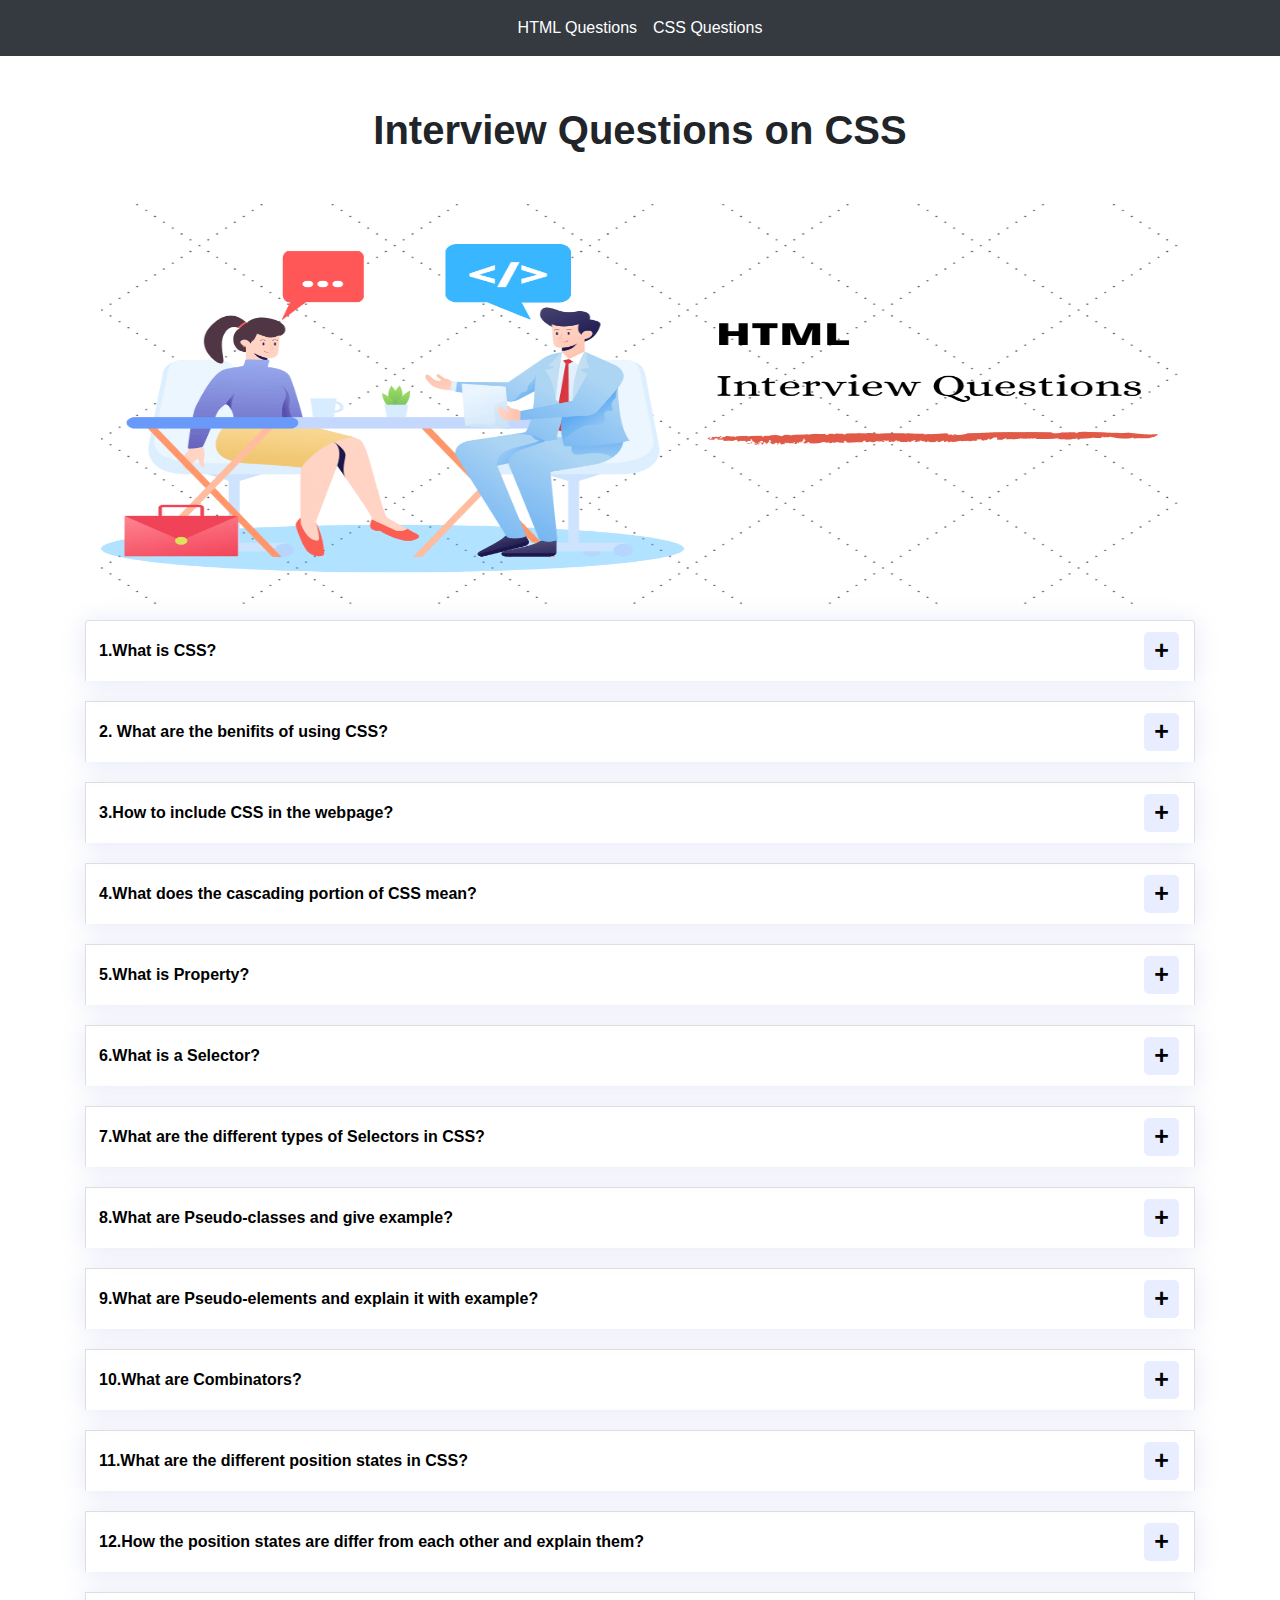
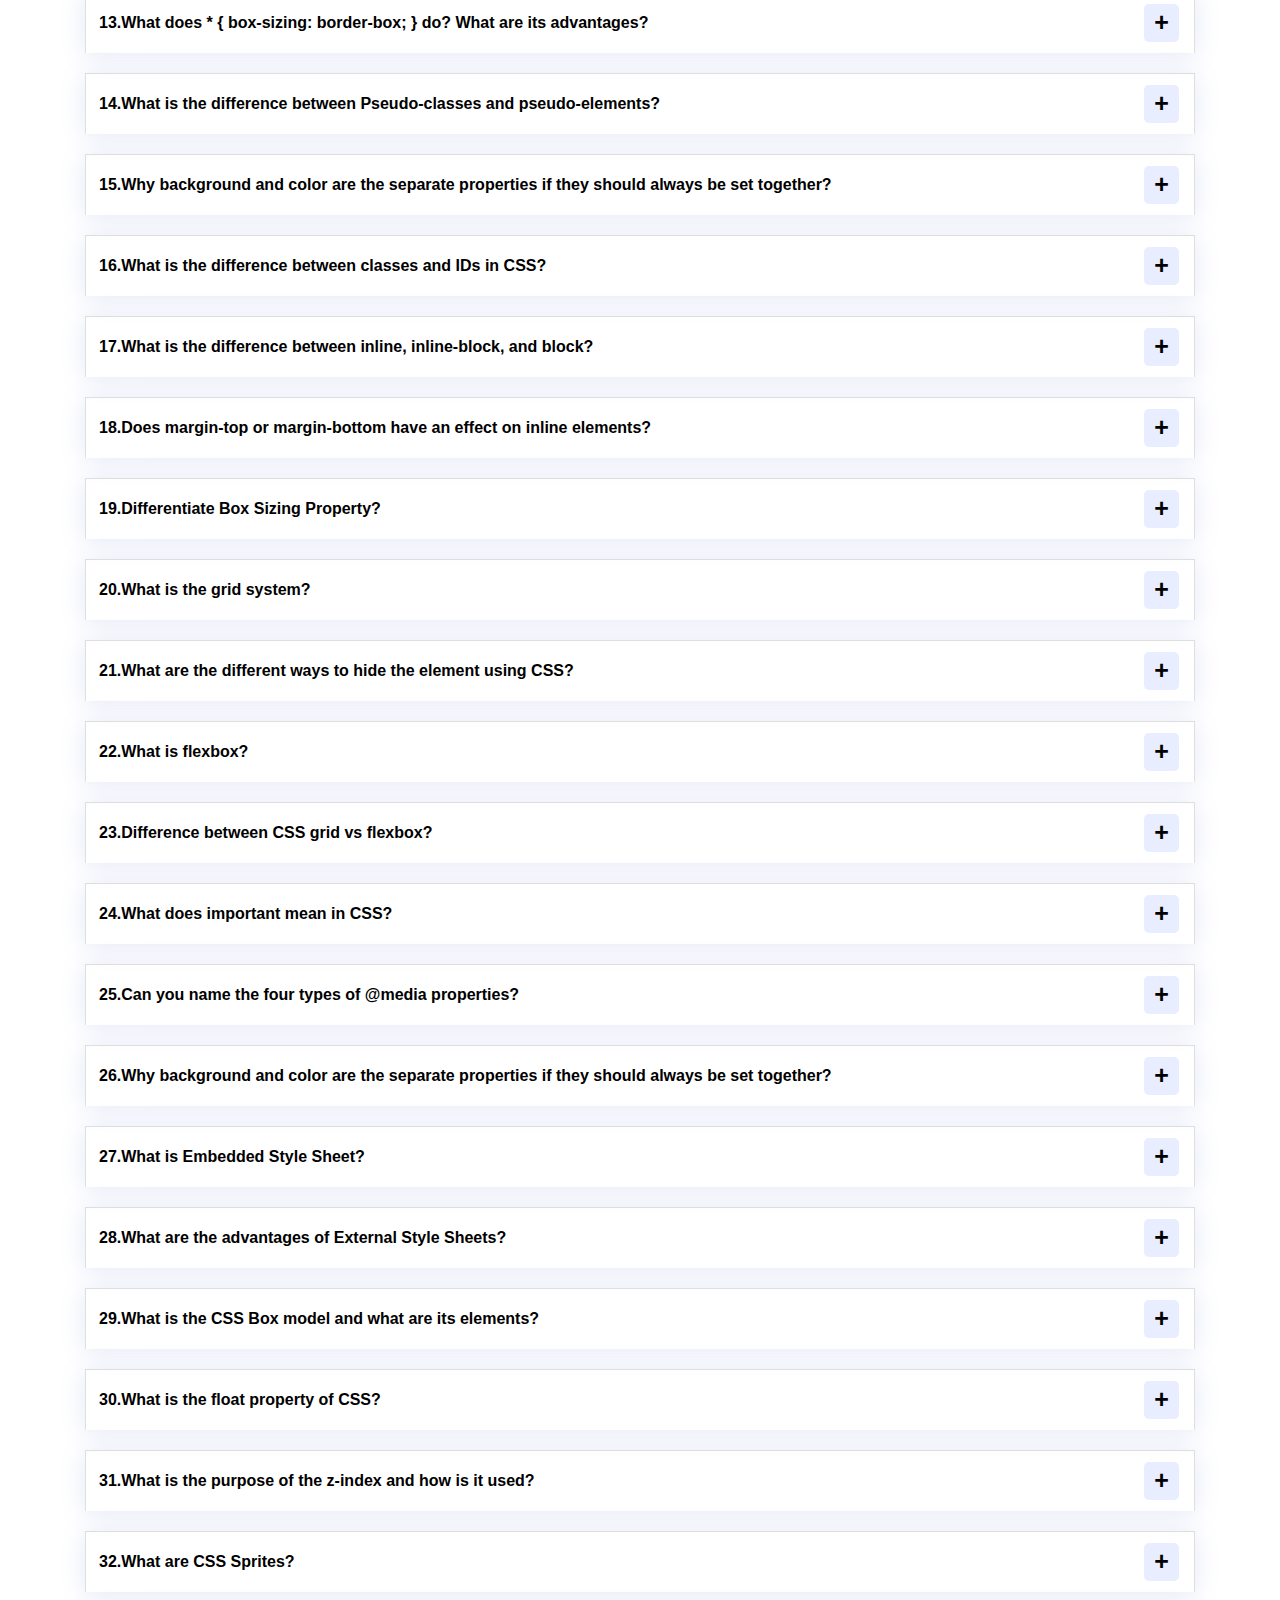
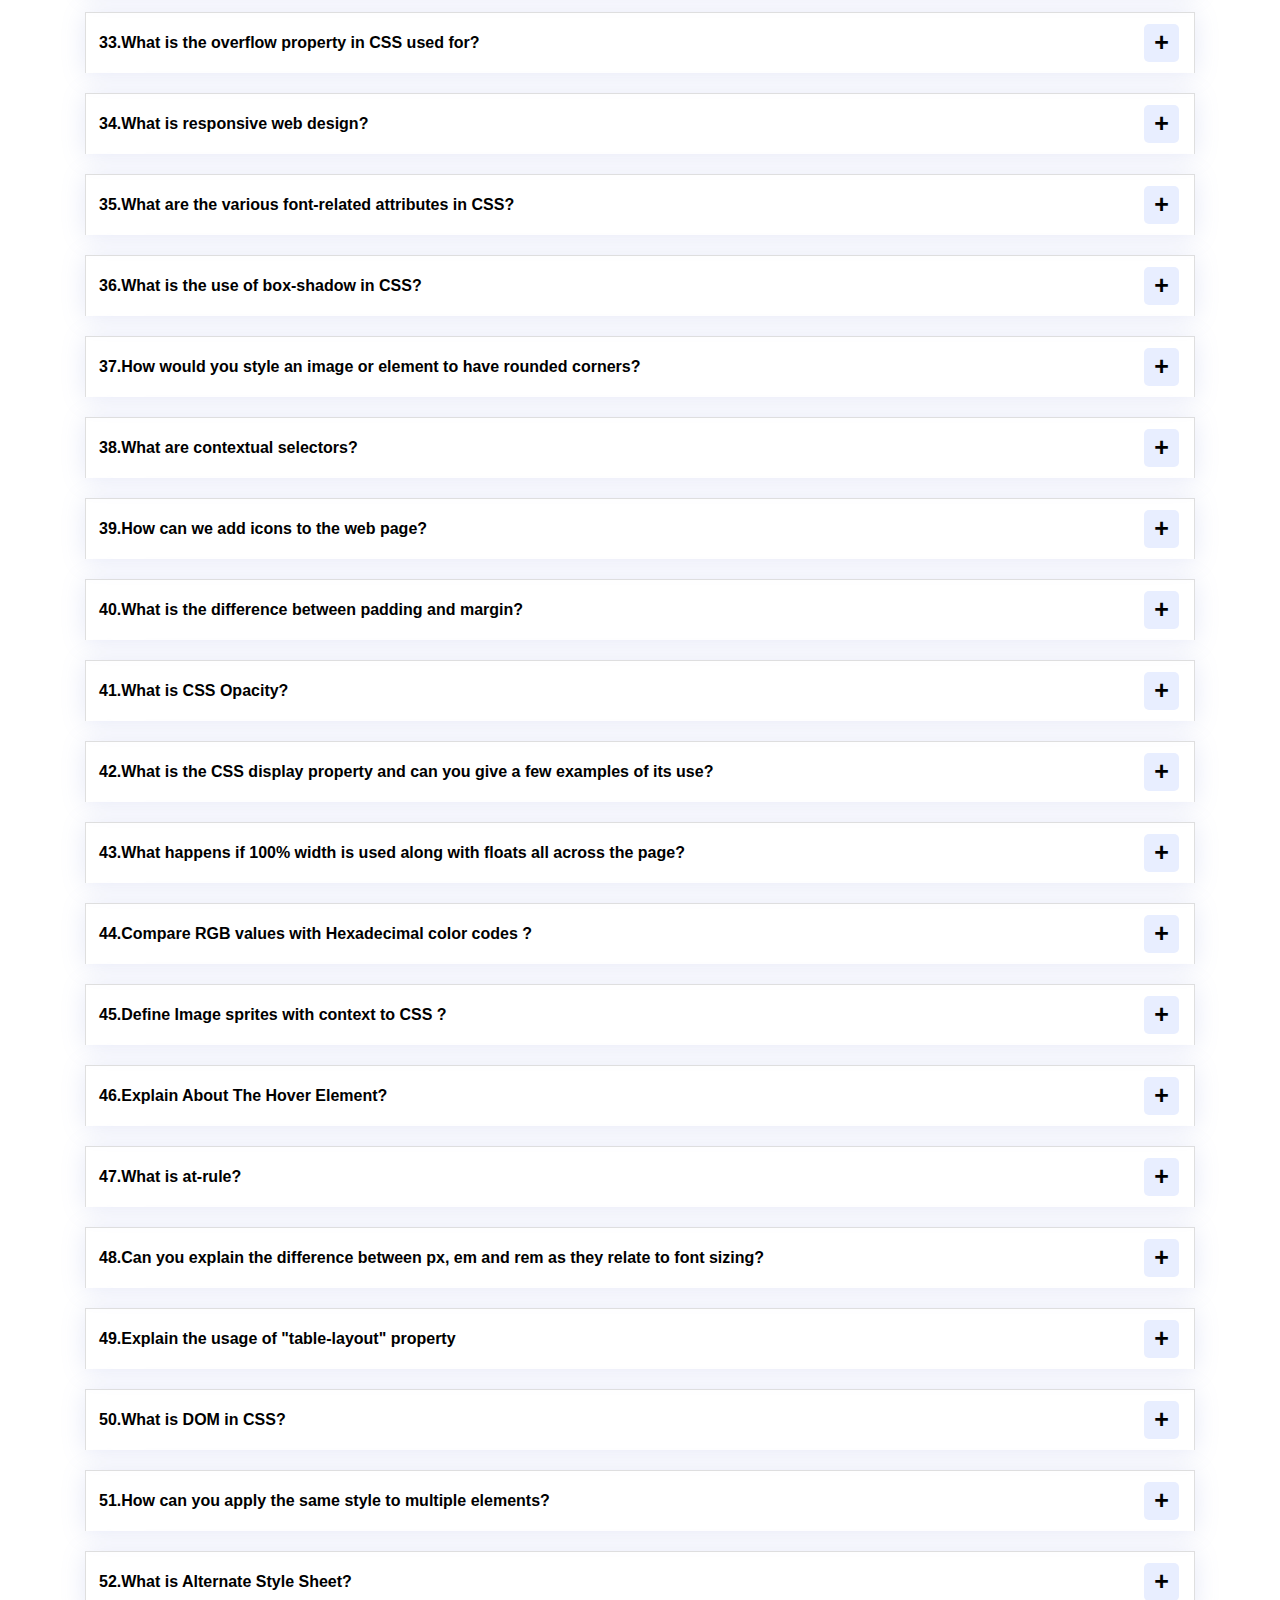
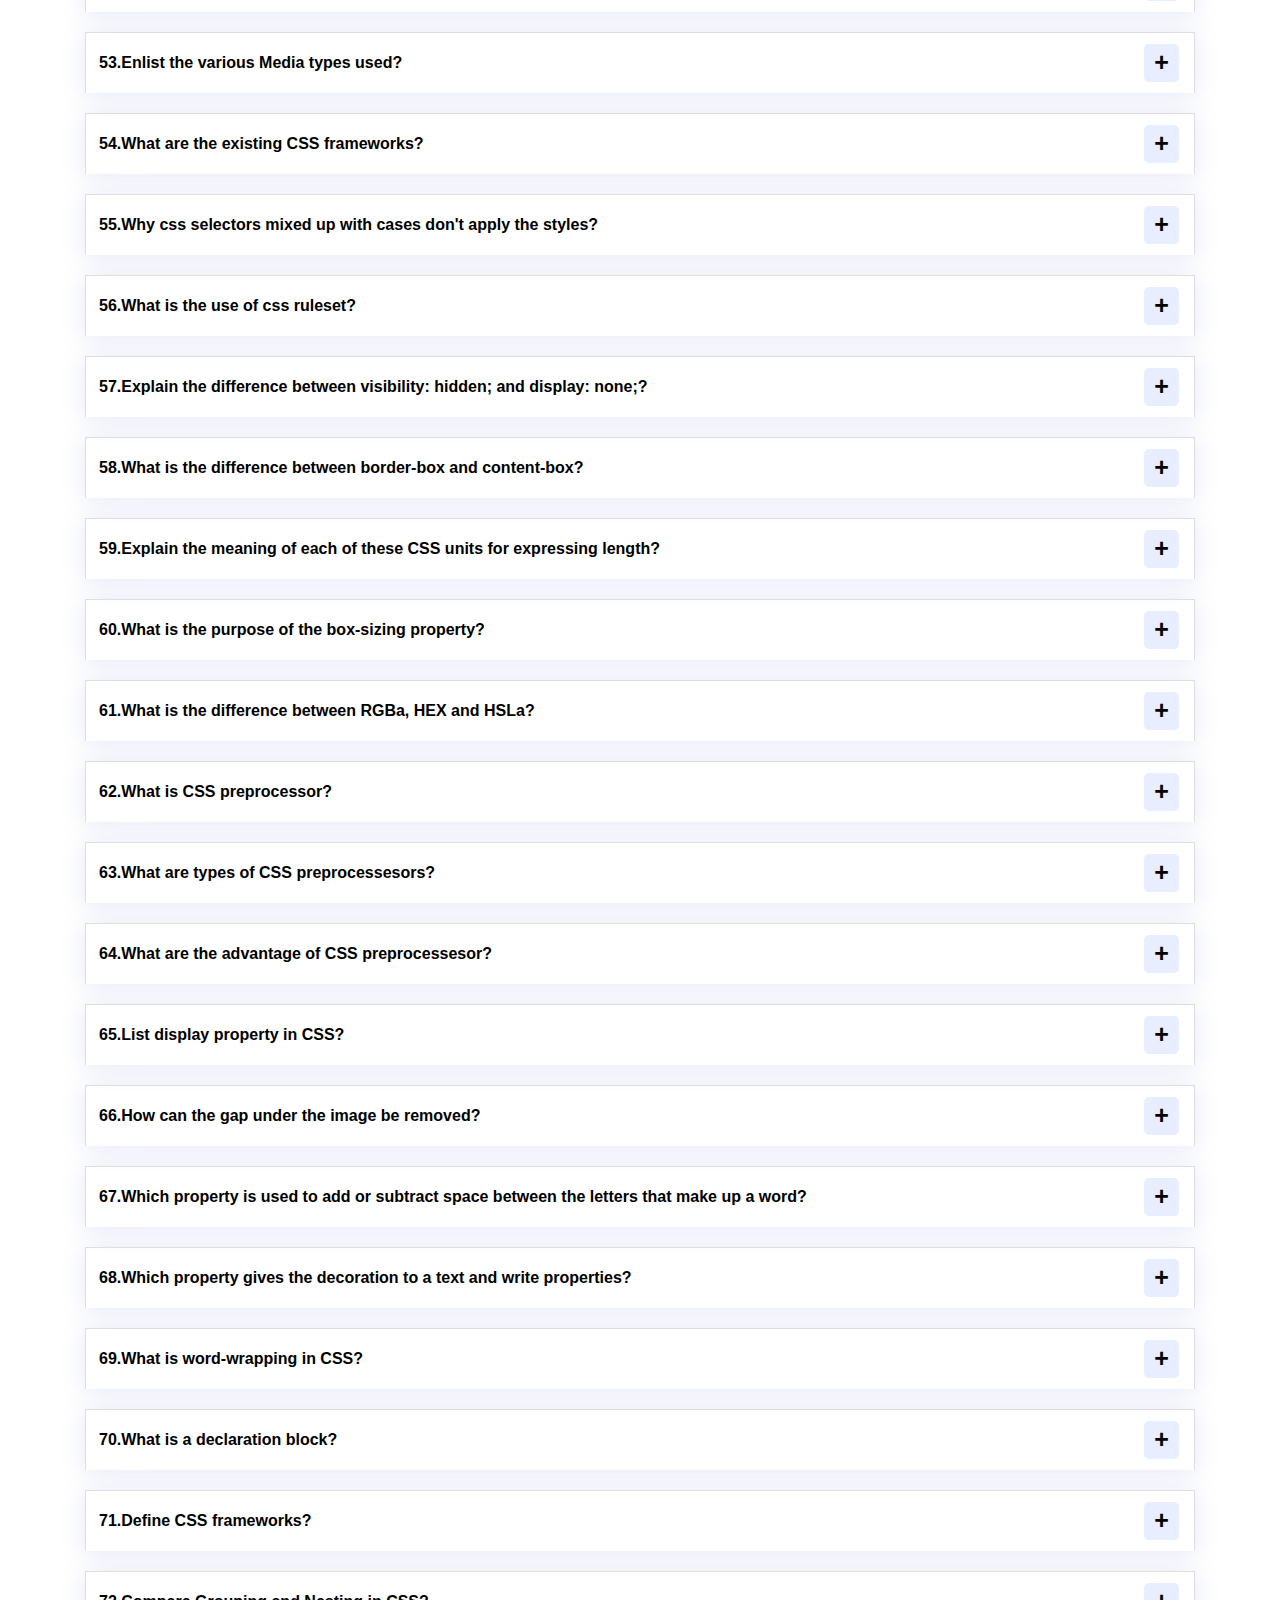
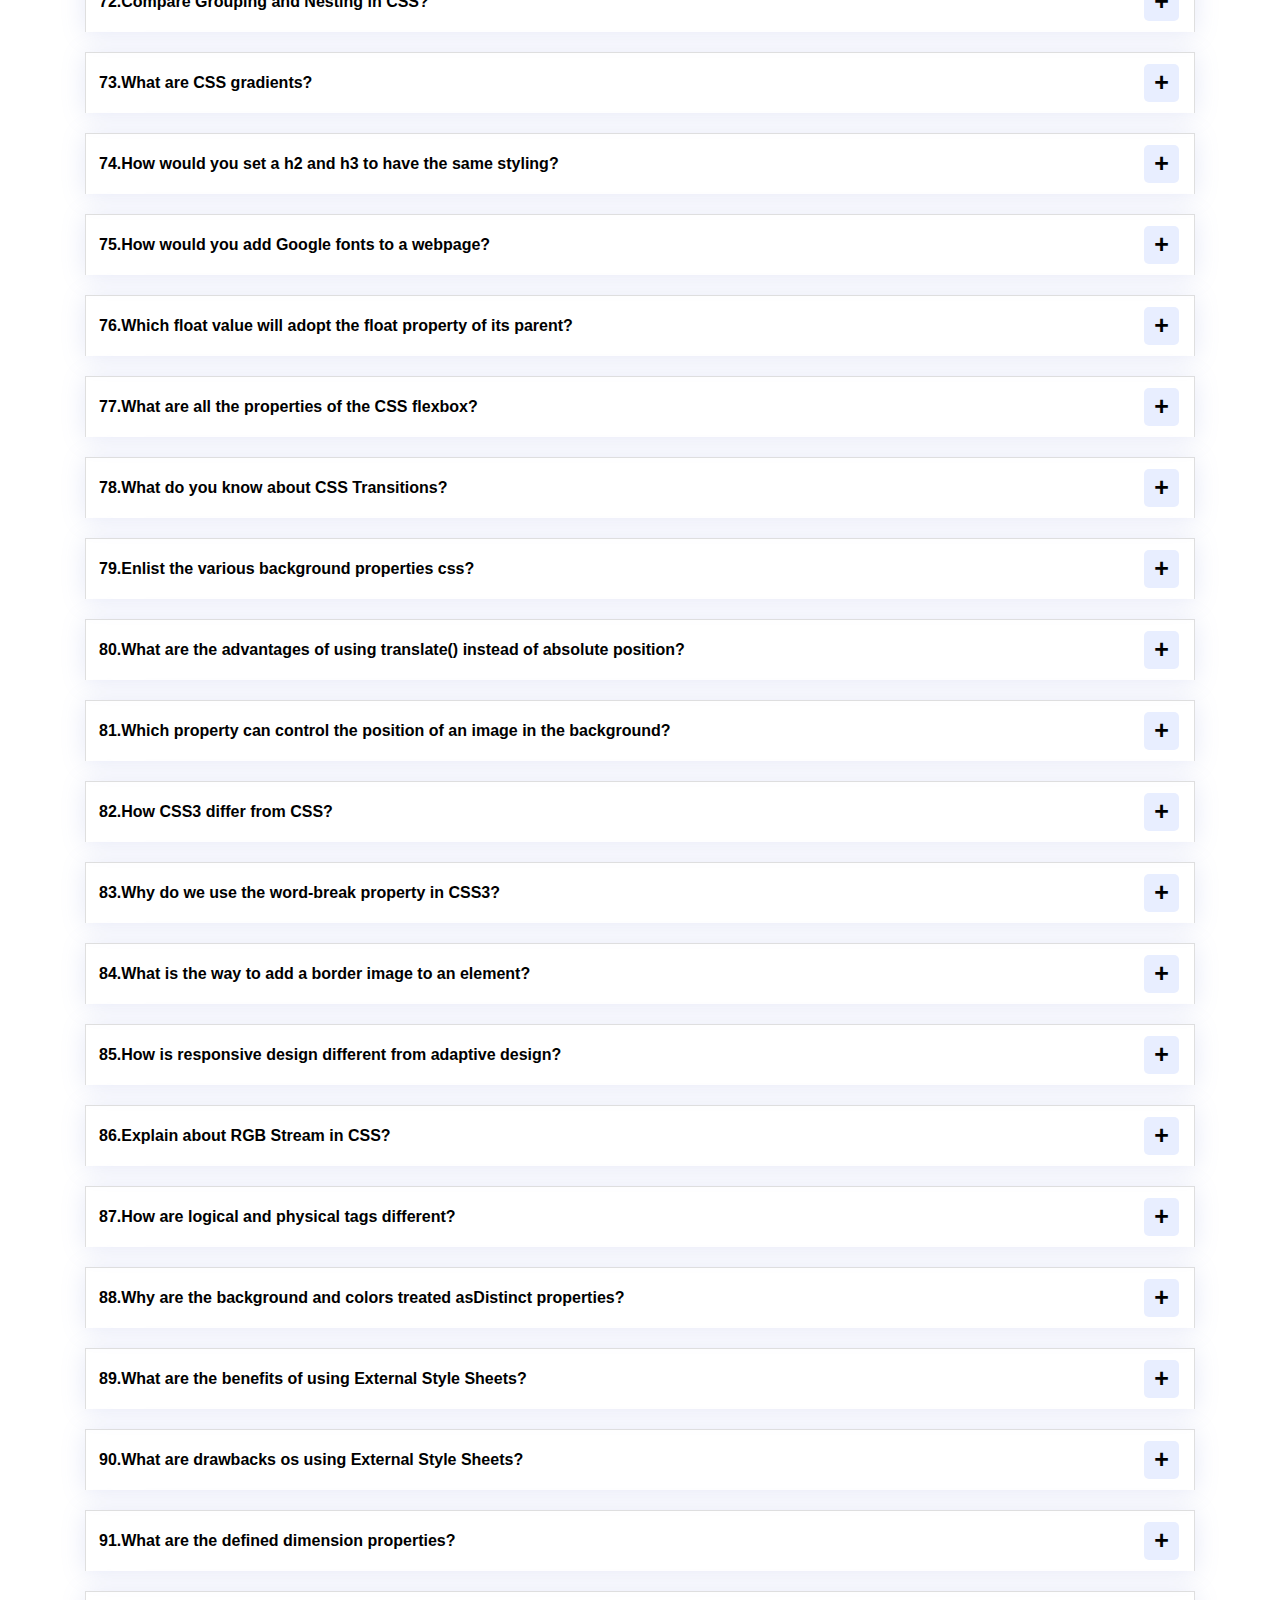
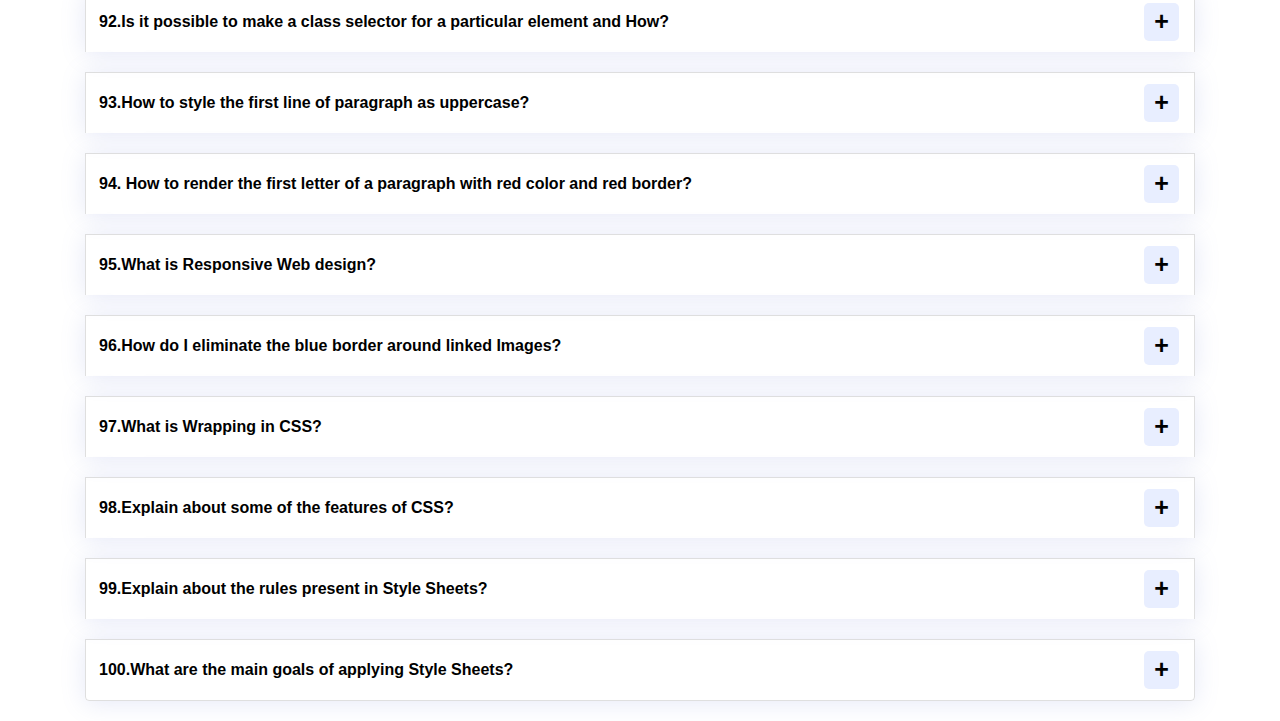
<file: css-quest.html>
<!DOCTYPE html>
<html lang="en">
<head>
    <meta charset="UTF-8">
    <meta http-equiv="X-UA-Compatible" content="IE=edge">
    <meta name="viewport" content="width=device-width, initial-scale=1.0">
    <title>Document</title>
    <link rel="stylesheet" href="assets/bootstrap.min.css" />
    <link rel="stylesheet" href="stle.css">
</head>
<body>
    <nav class="navbar navbar-expand-lg navbar-dark bg-dark">
        <button class="navbar-toggler" type="button" data-toggle="collapse" data-target="#navbarsExample08" aria-controls="navbarsExample08" aria-expanded="false" aria-label="Toggle navigation">
          <span class="navbar-toggler-icon"></span>
        </button>
      
        <div class="collapse navbar-collapse justify-content-md-center" id="navbarsExample08">
          <ul class="navbar-nav">
            <li class="nav-item active">
              <a class="nav-link" href="index.html">HTML Questions <span class="sr-only">(current)</span></a>
            </li>
           
            <li class="nav-item active">
              <a class="nav-link" href="zen-class-interview-prep/css-quest.html" >CSS Questions</a>
            </li>
        
          </ul>
        </div>
      </nav>
    <h1>Interview Questions on CSS</h1>
        <div class="container">
            <div class="column">
                <div class="row-md-6 text-center m-3"><img src="assets/image.png" alt="no img" ></div>
                <div class="row-md-6">
                    <div class="accordion" id="accordionExample">
                        <div class="card">
                            <div class="card-header" id="headingOne">
                                <h2 class="mb-0">
                                <button class="btn btn-link collapsed" type="button" data-toggle="collapse" data-target="#collapseOne" aria-expanded="false" aria-controls="collapseOne">
                                    1.What is CSS?
                                </button>
                                </h2>
                            </div>
                            <div id="collapseOne" class="collapse" aria-labelledby="headingOne" data-parent="#accordionExample">
                                <div class="card-body">
                                    CSS stands for Cascading Style Sheets allows you to create great-looking web pages 
                                    It is a language for specifying how documents are presented to users — how they are styled, laid out, etc.<br>  
                                    i) CSS can be used for very basic document text styling — for example changing the color and size of headings and links.<br> 
                                    ii) It can be used to create layout — for example turning a single column of text into a layout with a main content area and a sidebar for related information.<br> 
                                    iii) It can even be used for effects such as animation.

                                </div>
                            </div>
                        </div>


                        <div class="card">
                            <div class="card-header" id="headingTwo">
                                <h2 class="mb-0">
                                <button class="btn btn-link collapsed" type="button" data-toggle="collapse" data-target="#collapseTwo" aria-expanded="false" aria-controls="collapseTwo">
                                    2. What are the benifits of using CSS?

                                </button>
                                </h2>
                            </div>
                            <div id="collapseTwo" class="collapse" aria-labelledby="headingTwo" data-parent="#accordionExample">
                                <div class="card-body">
                                    Benifits of CSS are:<br><br>

                                    <b>1) Separation of content from presentation -</b> CSS provides a way to present the same content in multiple presentation formats in mobile or desktop or laptop.<br>
                                    <b>2) Easy to maintain -</b> CSS, built effectively can be used to change the look and feel complete by making small changes. To make a global change, simply change the style, and all elements in all the web pages will be updated automatically.<br>
                                    <b>3) Bandwidth -</b> Used effectively, the style sheets will be stored in the browser cache and they can be used on multiple pages, without having to download again.
                                </div>
                            </div>
                        </div>


                        <div class="card">
                            <div class="card-header" id="headingThree">
                                <h2 class="mb-0">
                                <button class="btn btn-link collapsed" type="button" data-toggle="collapse" data-target="#collapseThree" aria-expanded="false" aria-controls="collapseThree">
                                    3.How to include CSS in the webpage?
                                </button>
                                </h2>
                            </div>
                            <div id="collapseThree" class="collapse" aria-labelledby="headingThree" data-parent="#accordionExample">
                                <div class="card-body">
                                    There are 3 different ways to include CSS in webpage:<br><br>
                                    <b>1) Inline:</b> Here we use the 'style' attribute to add inline styles to HTML elements(CSS rules applied directly within an HTML tag).Style can be added directly to the HTML element using a style tag.<br><br>
                                        <b>Ex:</b>  &lt;body style="background-color: blue"&gt;...&lt;/body&gt;<br><br>
                                
                                        <b>2) Internal:</b> Here we use the &lt;style&gt; tag. A set of CSS styles included within HTML page.<br><br>
                                        <b>Ex:</b> <br>for class="demo" before &lt;/head&gt; tag ends<br>
                                        &lt;style&gt;<br>
                                                .demo {<br>
                                                     font-size : 10px;
                                                         border : 1px black solid;<br>
                                                     padding : 20px;<br>
                                                }<br>
                                                &lt;/style&gt;<br><br>
                                                <b>3) External:</b>  Here we use the &lt;link&gt; tag . Using link tag, we can link the style sheet to the HTML page.<br><br>
                                        <b>Ex:</b><br> .external {<br>
                                            color : red;<br>
                                            font-size : 20px;<br>
                                            text-align : center;<br>
                                            padding : 50px;<br>
                                             }<br><br>
                                             <b>4) Import:</b>  Import a stylesheet file (an external file imported into another CSS file). Another way to add CSS is by using the @import rule. This is to add a new CSS file within CSS itself.<br><br>
                                             <b>Ex:</b><br> @import "path/to/style.css";
                                </div>
                            </div>
                        </div>


                        <div class="card">
                            <div class="card-header" id="headingFour">
                                <h2 class="mb-0">
                                <button class="btn btn-link collapsed" type="button" data-toggle="collapse" data-target="#collapseFour" aria-expanded="false" aria-controls="collapseFour">
                                    4.What does the cascading portion of CSS mean?
                                </button>
                                </h2>
                            </div>
                            <div id="collapseFour" class="collapse" aria-labelledby="headingFour" data-parent="#accordionExample">
                                <div class="card-body">
                                    The cascading in CSS refers to the fact that styling rules "cascade" down from several sources. This means that CSS has an inherent hierarchy and styles of a higher precedence will overwrite rules of a lower precedence.<br>

                                    ->Even the simplest HTML document may have three or more style sheets associated with it including:<br><br>
                                    1) The browser's style sheet<br>           
                                    2) The user's style sheet<br>
                                    3) The author's style sheet<br>
                                </div>
                            </div>
                            </div>

                        <div class="card">
                            <div class="card-header" id="headingFive">
                                <h2 class="mb-0">
                                <button class="btn btn-link collapsed" type="button" data-toggle="collapse" data-target="#collapseFive" aria-expanded="false" aria-controls="collapseFive">
                                    5.What is Property?
                                </button>
                                </h2>
                            </div>
                            <div id="collapseFive" class="collapse" aria-labelledby="headingFive" data-parent="#accordionExample">
                                <div class="card-body">
                                    The style that you are applying to a selector,<br><b>Ex: </b> border.
                                </div>
                            </div>
                        </div>

                        <div class="card">
                            <div class="card-header" id="headingSix">
                                <h2 class="mb-0">
                                <button class="btn btn-link collapsed" type="button" data-toggle="collapse" data-target="#collapseSix" aria-expanded="false" aria-controls="collapseSix">
                                    6.What is a Selector?
                                </button>
                                </h2>
                            </div>
                            <div id="collapseSix" class="collapse" aria-labelledby="headingSix" data-parent="#accordionExample">
                                <div class="card-body">
                                    A CSS selector is the first part of a CSS Ruleset that actually selects the content you want to style
                                </div>
                            </div>
                        </div>

                        <div class="card">
                            <div class="card-header" id="headingSeven">
                                <h2 class="mb-0">
                                <button class="btn btn-link collapsed" type="button" data-toggle="collapse" data-target="#collapseSeven" aria-expanded="false" aria-controls="collapseSeven">
                                    7.What are the different types of Selectors in CSS?
                                </button>
                                </h2>
                            </div>
                            <div id="collapseSeven" class="collapse" aria-labelledby="headingSeven" data-parent="#accordionExample">
                                <div class="card-body">
                                    <b>Universal Selector:</b> The universal selector works like a wildcard character, selecting all elements on a page.<br>
                                    <b>Ex:</b><br> * {<br>
                                          color: "green";<br>
                                          font-size: 20px;<br>
                                          line-height: 25px;<br>
                                          }<br><br>
                                          <b>Element Type Selector:</b> This selector matches one or more HTML elements of the same name.<br> 
                                            <b>Ex:</b><br>ul {<br>
                                          line-style: none;<br>
                                          border: solid 1px #ccc;<br>
                                          }<br><br>
                                          <b>ID Selector:</b> This selector matches any HTML element that has an ID attribute with the same value as that of the selector.<br> 
                                            <b>Ex:</b> <br>#container {<br>
                                          width: 960px;<br>
                                          margin: 0 auto;<br>
                                        }<br>
                                
                                        &lt;div id="container"&gt;&lt;/div&gt;<br><br>
                                        <b>Class Selector:</b> The class selector also matches all elements on the page that have their class attribute set to the same value as the class.<br> 
                                            <b>Ex:</b> <br>.box {<br>
                                          padding: 10px;<br>
                                          margin: 10px;<br>
                                          width: 240px;<br>
                                        }<br>
                                
                                        &lt;div class="box"&gt;&lt;/div&gt;<br>
                                        <b>Attribute Selector:</b> The attribute selector targets elements based on the presence and/or value of HTML attributes, and is declared using square brackets.<br>
                                            <b>Ex:</b> <br>input [type=”text”] {<br>
                                        background-color: #444;<br>
                                        width: 200px;<br>
                                        }<br>
                                
                                        &lt;input type="text"&gt;<br>

                                </div>
                            </div>
                        </div>
                        <div class="card">
                            <div class="card-header" id="headingEight">
                                <h2 class="mb-0">
                                <button class="btn btn-link collapsed" type="button" data-toggle="collapse" data-target="#collapseEight" aria-expanded="false" aria-controls="collapseEight">
                                    8.What are Pseudo-classes and give example?
                                </button>
                                </h2>
                            </div>
                            <div id="collapseEight" class="collapse" aria-labelledby="headingEight" data-parent="#accordionExample">
                                <div class="card-body">
                                    <b>Pseudo-Classes:</b> A pseudo-class uses a colon character to identify a pseudo-state that an element might be in.<br><br>
	                                <b>Ex:</b><br> a:hover {<br>
   		                            color: red;<br>
		                                }
                                    
                                </div>
                            </div>
                        </div>
                        <div class="card">
                            <div class="card-header" id="headingNine">
                                <h2 class="mb-0">
                                <button class="btn btn-link collapsed" type="button" data-toggle="collapse" data-target="#collapseNine" aria-expanded="false" aria-controls="collapseNine">
                                    9.What are Pseudo-elements and explain it with example?
                                </button>
                                </h2>
                            </div>
                            <div id="collapseNine" class="collapse" aria-labelledby="headingNine" data-parent="#accordionExample">
                                <div class="card-body">
                                   <b> Pseudo-element:</b> A CSS pseudo-element is used to style specified parts of an element.<br>
                                    i) Style the first letter, or line, of an element<br>
                                       ii) Insert content before, or after, the content of an element<br>
                                <b>Ex:</b><br> p::first-line {<br>
                                        color: #ff0000;<br>
                                        font-variant: small-caps;<br>
                                          }<br><br>
                            
                                          p::first-letter {<br>
                                        color: #ff0000;<br>
                                        font-size: xx-large;<br>
                                        }<br><br>
                            
                                        h1::before {<br>
                                        content: url(smiley.gif);<br>
                                        }<br><br>
                            
                                        h1::after {<br>
                                        content: url(smiley.gif);<br>
                                        }<br><br>
                            
                                        ::selection {<br>
                                        color: red;<br>
                                        background: yellow;<br>
                                        }<br>
                                </div>
                            </div>
                        </div>
                        <div class="card">
                            <div class="card-header" id="headingTen">
                                <h2 class="mb-0">
                                <button class="btn btn-link collapsed" type="button" data-toggle="collapse" data-target="#collapseTen" aria-expanded="false" aria-controls="collapseTen">
                                    10.What are Combinators?
                                </button>
                                </h2>
                            </div>
                            <div id="collapseTen" class="collapse" aria-labelledby="headingTen" data-parent="#accordionExample">
                                <div class="card-body">
                                    The selection of an element based on its occurrence in relation to another element like whitespace, >, +, or ~.<br><br>
     
                                    <b>Descendant Combinator:</b> The descendant selector or, more accurately, the descendant combinator lets you combine two or more selectors so you can be more specific in your selection method.<br>
                                   <b>Ex:</b><br> #container .box {<br>
                                       float: left;<br>
                                       padding-bottom: 15px;<br>
                                       } <br><br>
                               
                                       &lt;div id="container"&gt;<br>
                                       &lt;div class="box"&gt;&lt;/div&gt;<br>
                                       &lt;div class="box-2"&gt;&lt;/div&gt;<br>
                                       &lt;/div&gt;<br>
                                       &lt;div class=”box”&gt;&lt;/div&gt;<br><br>
                                   <b>Child Combinator:</b> A selector that uses the child combinator is similar to a selector that uses a descendant combinator, except it only targets immediate child elements.
                                   <br><b>Ex:</b> #container> .box {<br>
                                       float: left;<br>
                                       padding-bottom: 15px;<br>
                                       }<br>	
                                       &lt;div id="container"&gt;<br>
                                       &lt;div class="box"&gt;&lt;/div&gt;<br>
                                       &lt;div&gt;<br>
                                       &lt;div class="box"&gt;&lt;/div&gt;<br>
                                       &lt;/div&gt;<br>
                                       &lt;/div&gt;<br><br>
                                   <b>General Sibling Combinator:</b> A selector that uses a general sibling combinator to match elements based on sibling relationships. The selected elements are beside each other in the HTML.
                                   <br><b>Ex:</b> h2 ~ p {<br>
                                       margin-bottom: 20px;<br>
                                       }<br><br>
                               
                                       &lt;h2&gt;Title&lt;/h2><br>
                                       &lt;p>Paragraph example.&lt;/p><br>
                                       &lt;p>Paragraph example.&lt;/p><br>
                                       &lt;p>Paragraph example.&lt;/p><br>
                                       &lt;div class=”box”><br>
                                       &lt;p>Paragraph example.&lt;/p><br>
                                   &lt;/div><br><br>
                                  <b> Adjacent Sibling Combinator:</b> A selector that uses the adjacent sibling combinator uses the plus symbol (+), and is almost the same as the general sibling selector. The difference is that the targeted element must be an immediate sibling, not just a general sibling.
                                  <br><b>Ex:</b> p + p {<br>
                                       text-indent: 1.Sem;<br>
                                       margin-bottom: 0;<br>
                                       }<br><br>
                               
                                       &lt;h2>Title&lt;/h2><br>
                                       &lt;p>Paragraph example.&lt;/p><br>
                                       &lt;p>Paragraph example.&lt;/p><br>
                                       &lt;div class=”box”><br>
                                       &lt;p>Paragraph example.&lt;/p><br>
                                       &lt;p>Paragraph example.&lt;/p><br>
                                       &lt;/div><br>
                               </div>
                            </div>
                        </div>
                        <div class="card">
                            <div class="card-header" id="headingEleven">
                                <h2 class="mb-0">
                                <button class="btn btn-link collapsed" type="button" data-toggle="collapse" data-target="#collapseEleven" aria-expanded="false" aria-controls="collapseEleven">
                                    11.What are the different position states in CSS?
                                </button>
                                </h2>
                            </div>
                            <div id="collapseEleven" class="collapse" aria-labelledby="headingEleven" data-parent="#accordionExample">
                                <div class="card-body">
                                    There are 4 position states in CSS:<br>
	                                    1) Absolute<br>
	                                    2) Relative<br>
	                                    3) Fixed<br>
	                                    4) Static<br>
   
                                </div>
                            </div>
                        </div>
                        <div class="card">
                            <div class="card-header" id="headingTwelve">
                                <h2 class="mb-0">
                                <button class="btn btn-link collapsed" type="button" data-toggle="collapse" data-target="#collapseTwelve" aria-expanded="false" aria-controls="collapseTwelve">
                                    12.How the position states are differ from each other and explain them?

                                </button>
                                </h2>
                            </div>
                            <div id="collapseTwelve" class="collapse" aria-labelledby="headingTwelve" data-parent="#accordionExample">
                                <div class="card-body">
                                    <b>1) Absolute:</b>  Place an element exactly where you want to place it. absolute position is actually set relative to the 
                                    element's parent.<br> if no parent available then relatively place to the page itself.<br><br>
                                    <b>2)Relative:</b> It is used to set position an element relative to itself (from where the element would be placed, if u don't apply 
                                    relative positioning).<br> <b>Ex:</b> if u set position relative to an element and set top: 10px, it will move 10px down from where it would be normally.<br><br>
                                    
                                    <b>3)Fixed:</b> Element is positioned relative to viewport or the browser window itself. viewport doesn't changed if 
                                    you scroll and hence fixed element will stay right in the same position.<br><br>
                                    
                                    <b>4)Static:</b> Element will be positioned based on the normal flow of the document. usually, u will use position 
                                    static to remove other position might be applied to an element.

                                    
                                </div>
                            </div>
                        </div>
                        <div class="card">
                            <div class="card-header" id="headingThirteen">
                                <h2 class="mb-0">
                                <button class="btn btn-link collapsed" type="button" data-toggle="collapse" data-target="#collapseThirteen" aria-expanded="false" aria-controls="collapseThirteen">
                                    13.What does * { box-sizing: border-box; } do? What are its advantages?
                                </button>
                                </h2>
                            </div>
                            <div id="collapseThirteen" class="collapse" aria-labelledby="headingThirteen" data-parent="#accordionExample">
                                <div class="card-body">
                                    By default, elements have box-sizing: content-box applied, and only the content size is being accounted for.<br><br>
                                    <b>box-sizing:border-box</b> changes how the width and height of elements are being calculated, border and padding are also being included in the calculation.<br><br>
                                   i) The height of an element is now calculated by the content's height + vertical padding + vertical border width.<br><br>
                                   ii) The width of an element is now calculated by the content's width + horizontal padding + horizontal border width.<br><br>
                                   iii) Taking into account paddings and borders as part of our box model resonates better with how designers actually imagine content in grids.

                                    
                                </div>
                            </div>
                        </div>
                        <div class="card">
                            <div class="card-header" id="headingFourteen">
                                <h2 class="mb-0">
                                <button class="btn btn-link collapsed" type="button" data-toggle="collapse" data-target="#collapseFourteen" aria-expanded="false" aria-controls="collapseFourteen">
                                    14.What is the difference between Pseudo-classes and pseudo-elements?

                                </button>
                                </h2>
                            </div>
                            <div id="collapseFourteen" class="collapse" aria-labelledby="headingFourteen" data-parent="#accordionExample">
                                <div class="card-body">
                                    A pseudo-class is a selector that assists in the selection of something that cannot be expressed by a 
                                    simple selector, for example :hover. A pseudo-element however allows us to create items that do not normally 
                                    exist in the document tree, for example ::after.<br><br>
                                
                                    <b>1) Pseudo-classes:</b> Pseudo-classes select regular elements but under certain conditions, like when their 
                                       position relative to siblings or when they’re under a particular state.<br><br>
                                
                                    a) Dynamic pseudo-classes<br>
                                        :link<br>
                                        :visited<br>
                                        :hover<br>
                                        :active<br>
                                        :focus<br><br>
                                    
                                    b) UI element states pseudo-classes<br>
                                
                                        :enabled<br>
                                        :disabled<br>
                                        :checked<br><br>
                                
                                    c) Structural pseudo-classes<br>
                                        :first-child<br>
                                        :nth-child(n)<br>
                                        :nth-last-child(n)<br>
                                        :nth-of-type(n)<br>
                                        :nth-last-of-type(n)<br>
                                        :last-child<br>
                                        :first-of-type<br>
                                        :last-of-type<br>
                                        :only-child<br>
                                        :only-of-type<br>
                                        :root<br>
                                        :empty<br><br>
                                
                                   <b>2) Pseudo-elements:</b> Pseudo-elements effectively create new elements that are not specified in the markup 
                                      of the document and can be manipulated much like a regular element.<br><br>
                                
                                    ::before<br>
                                    ::after<br>
                                    ::first-letter<br>
                                    ::first-line<br>
                                    ::selection<br>
                                    
                                </div>
                            </div>
                        </div>
                        <div class="card">
                            <div class="card-header" id="headingFifteen">
                                <h2 class="mb-0">
                                <button class="btn btn-link collapsed" type="button" data-toggle="collapse" data-target="#collapseFifteen" aria-expanded="false" aria-controls="collapseFifteen">
                                    15.Why background and color are the separate properties if they should always be set together?
                                </button>
                                </h2>
                            </div>
                            <div id="collapseFifteen" class="collapse" aria-labelledby="headingFifteen" data-parent="#accordionExample">
                                <div class="card-body">
                                    Color is an inherited property while background is not. So this can make confusion further.  

                                    
                                </div>
                            </div>
                        </div>
                        <div class="card">
                            <div class="card-header" id="headingSixteen">
                                <h2 class="mb-0">
                                <button class="btn btn-link collapsed" type="button" data-toggle="collapse" data-target="#collapseSixteen" aria-expanded="false" aria-controls="collapseSixteen">
                                    16.What is the difference between classes and IDs in CSS?

                                </button>
                                </h2>
                            </div>
                            <div id="collapseSixteen" class="collapse" aria-labelledby="headingSixteen" data-parent="#accordionExample">
                                <div class="card-body">
                                    <b>IDs</b> — Meant to be unique within the document. Can be used to identify an element when linking using a fragment identifier. Elements can only have one id attribute.<br><br>

                                    <b>Classes</b> — Can be reused on multiple elements within the document. Mainly for styling and targeting elements.

                                    
                                </div>
                            </div>
                        </div>
                        <div class="card">
                            <div class="card-header" id="headingSeventeen">
                                <h2 class="mb-0">
                                <button class="btn btn-link collapsed" type="button" data-toggle="collapse" data-target="#collapseSeventeen" aria-expanded="false" aria-controls="collapseSeventeen">
                                    17.What is the difference between inline, inline-block, and block?
                                </button>
                                </h2>
                            </div>
                            <div id="collapseSeventeen" class="collapse" aria-labelledby="headingSeventeen" data-parent="#accordionExample">
                                <div class="card-body">
                                  <b>Block Element:</b> The block elements always start on a new line. They will also take space for an entire row or width. List of block elements are &lt;div>, &lt;p>.<br><br>
 
                                  <b>Inline Elements:</b> Inline elements don't start on a new line, they appear on the same line as the content and tags beside them. Some examples of inline elements are &lt;a>, &lt;span> , &lt;strong>, and &lt;img> tags. <br><br>
                                   
                                  <b>Inline Block Elements:</b> Inline-block elements are similar to inline elements, except they can have padding and margins added on all four sides.
                                    
                                </div>
                            </div>
                        </div>
                        <div class="card">
                            <div class="card-header" id="headingEighteen">
                                <h2 class="mb-0">
                                <button class="btn btn-link collapsed" type="button" data-toggle="collapse" data-target="#collapseEighteen" aria-expanded="false" aria-controls="collapseEighteen">
                                   18.Does margin-top or margin-bottom have an effect on inline elements?
  
                                </button>
                                </h2>
                            </div>
                            <div id="collapseEighteen" class="collapse" aria-labelledby="headingEighteen" data-parent="#accordionExample">
                                <div class="card-body">
                                    No, it doesn’t affect the inline elements. Inline elements flow with the contents of the page.
                                    
                                </div>
                            </div>
                        </div>
                        <div class="card">
                            <div class="card-header" id="headingNinteen">
                                <h2 class="mb-0">
                                <button class="btn btn-link collapsed" type="button" data-toggle="collapse" data-target="#collapseNinteen" aria-expanded="false" aria-controls="collapseNinteen">
				                    19.Differentiate Box Sizing Property?
                                    
                                </button>
                                </h2>
                            </div>
                            <div id="collapseNinteen" class="collapse" aria-labelledby="headingNinteen" data-parent="#accordionExample">
                                <div class="card-body">
                                    The box-sizing CSS property sets how the total width and height of an element are calculated.<br><br>

                                    <b>Content-box:</b> The default width and height values apply to the element's content only. The padding and border are added to the outside of the box.<br><br>
                                
                                    <b>Padding-box:</b> Width and height values apply to the element's content and its padding. The border is added to the outside of the box. Currently, only Firefox supports the padding-box value.<br><br>
                                
                                    <b>Border-box:</b> Width and height values apply to the content, padding, and border.
                                    
                                </div>
                            </div>
                        </div>
                        <div class="card">
                            <div class="card-header" id="headingTwenty">
                                <h2 class="mb-0">
                                <button class="btn btn-link collapsed" type="button" data-toggle="collapse" data-target="#collapseTwenty" aria-expanded="false" aria-controls="collapseTwenty">
                                    20.What is the grid system?

                                </button>
                                </h2>
                            </div>
                            <div id="collapseTwenty" class="collapse" aria-labelledby="headingTwenty" data-parent="#accordionExample">
                                <div class="card-body">
                                    CSS Grid Layout is the most powerful layout system available in CSS. It is said to be a 2-dimensional system,<br> 
                                    meaning it can handle both columns and rows, unlike flexbox which is largely a 1-dimensional system.

                                </div>
                            </div>
                        </div>
                        <div class="card">
                            <div class="card-header" id="headingTwentyOne">
                                <h2 class="mb-0">
                                <button class="btn btn-link collapsed" type="button" data-toggle="collapse" data-target="#collapseTwentyOne" aria-expanded="false" aria-controls="collapseTwentyOne">
                                    21.What are the different ways to hide the element using CSS?
                                </button>
                                </h2>
                            </div>
                            <div id="collapseTwentyOne" class="collapse" aria-labelledby="headingTwentyOne" data-parent="#accordionExample">
                                <div class="card-body">
                                 <b>Display property(display: none):</b> It’s not available for screen readers. The element will not exist in the DOM if display: none is used.<br><br>

                                    <b>Visibility property(visibility: hidden):</b> will take up the space of the element. It will be available to screen reader users. The element will actually be present in the DOM, but not shown on the screen.<br><br>
                               
                                   <b> Position property (position: absolute):</b> Make it available outside the screen.
                                </div>
                            </div>
                        </div>
                        <div class="card">
                            <div class="card-header" id="headingTwentytwo">
                                <h2 class="mb-0">
                                <button class="btn btn-link collapsed" type="button" data-toggle="collapse" data-target="#collapseTwentytwo" aria-expanded="false" aria-controls="collapseTwentytwo">
                                    22.What is flexbox?
                                </button>
                                </h2>
                            </div>
                            <div id="collapseTwentytwo" class="collapse" aria-labelledby="headingTwentytwo" data-parent="#accordionExample">
                                <div class="card-body">
                                    Flexbox is a one-dimensional layout method for laying out items in rows or columns. Items flex to fill additional space and shrink to fit into smaller spaces.<br><br>
                                    <b>Ex :-</b> <br>
                                    &lt;!DOCTYPE html><br>
                                    &lt;html><br>
                                    &lt;head><br><br>
                             
                                    &lt;style><br>
                             .flex-container {<br>
                               display: flex;<br>
                               background-color: #f4b042;<br>
                             }<br><br>
                             
                             .flex-container > div {<br>
                               background-color: #d60a33;<br>
                               margin: 10px;<br>
                               padding: 20px;<br>
                               font-size: 30px;<br>
                             }<br><br>
                             
                             &lt;/style><br>
                             &lt;/head><br><br>
                             
                             &lt;body><br>
                             &lt;div class="flex-container"><br>
                             &lt;div>1&lt;/div><br>
                             &lt;div>2&lt;/div><br>
                             &lt;div>3&lt;/div> <br>
                             &lt;/div><br>
                             &lt;p> Example of  &lt;em>flex&lt;/em>box.&lt;/p><br>
                             &lt;/body><br>
                             &lt;/html>
                             </div>
                            </div>
                        </div>
                        <div class="card">
                            <div class="card-header" id="headingTwentythree">
                                <h2 class="mb-0">
                                <button class="btn btn-link collapsed" type="button" data-toggle="collapse" data-target="#collapseTwentythree" aria-expanded="false" aria-controls="collapseTwentythree">
                                    23.Difference between CSS grid vs flexbox?
                                </button>
                                </h2>
                            </div>
                            <div id="collapseTwentythree" class="collapse" aria-labelledby="headingTwentythree" data-parent="#accordionExample">
                                <div class="card-body">
                                    <b>CSS Grid Layout</b> is a two-dimensional system, meaning it can handle both columns and rows. Grid layout is intended for larger-scale layouts which aren’t linear in design.<br><br>

                                    <b>CSS Flexbox</b> is largely a one-dimensional system (either in a column or a row). Flexbox layout is most appropriate to the components of an application.
                               
                                </div>
                            </div>
                        </div>
                        <div class="card">
                            <div class="card-header" id="headingTwentyfour">
                                <h2 class="mb-0">
                                <button class="btn btn-link collapsed" type="button" data-toggle="collapse" data-target="#collapseTwentyfour" aria-expanded="false" aria-controls="collapseTwentyfour">
                                    24.What does important mean in CSS?
                                </button>
                                </h2>
                            </div>
                            <div id="collapseTwentyfour" class="collapse" aria-labelledby="headingTwentyfour" data-parent="#accordionExample">
                                <div class="card-body">
                                    The style is having the important will have the highest precedence and it overrides the cascaded property.<br><br>
                                    <b>Ex:</b> <br>
                                         p {<br>
                                             color: red !important;<br>
                                           }<br>
                                        #thing {<br>
                                             color: green;<br>
                                           }<br><br>
                                 
                                           &lt;p id="thing">Will be RED.&lt;/p>
                                
                                </div>
                            </div>
                        </div>
                        <div class="card">
                            <div class="card-header" id="headingTwentyfive">
                                <h2 class="mb-0">
                                <button class="btn btn-link collapsed" type="button" data-toggle="collapse" data-target="#collapseTwentyfive" aria-expanded="false" aria-controls="collapseTwentyfive">
                                    25.Can you name the four types of @media properties?
                                </button>
                                </h2>
                            </div>
                            <div id="collapseTwentyfive" class="collapse" aria-labelledby="headingTwentyfive" data-parent="#accordionExample">
                                <div class="card-body">
                                    <b>All</b> → It’s the default property. Used for all media-type devices.<br>
                                    <b>Screen</b> → Used for computer screen, mobile screen.<br>
                                    <b>Print</b> → Used for printers.<br>
                                    <b>Speech</b> → Used for screen readers.<br>
                                </div>
                            </div>
                        </div>
                        <div class="card">
                            <div class="card-header" id="headingTwentysix">
                                <h2 class="mb-0">
                                <button class="btn btn-link collapsed" type="button" data-toggle="collapse" data-target="#collapseTwentysix" aria-expanded="false" aria-controls="collapseTwentysix">
                                    26.Why background and color are the separate properties if they should always be set together?
                                </button>
                                </h2>
                            </div>
                            <div id="collapseTwentysix" class="collapse" aria-labelledby="headingTwentysix" data-parent="#accordionExample">
                                <div class="card-body">
                                    There are two reasons behind this:<br><br>

                                    1) It enhances the legibility of style sheets. The background property is a complex property in CSS, and if it is combined with color, the complexity will further increase.<br>
                                    2) Color is an inherited property while the background is not. So this can make confusion further.
                                
                                </div>
                            </div>
                        </div>
                        <div class="card">
                            <div class="card-header" id="headingTwentyseven">
                                <h2 class="mb-0">
                                <button class="btn btn-link collapsed" type="button" data-toggle="collapse" data-target="#collapseTwentyseven" aria-expanded="false" aria-controls="collapseTwentyseven">
                                    27.What is Embedded Style Sheet?

                                </button>
                                </h2>
                            </div>
                            <div id="collapseTwentyseven" class="collapse" aria-labelledby="headingTwentyseven" data-parent="#accordionExample">
                                <div class="card-body">
                                    An Embedded style sheet is a CSS style specification method used with HTML. You can embed the entire stylesheet in an HTML document by using the STYLE element.<br><br>
                                    <b>Ex:</b><br><br>
                                    &lt;style>  <br>  
                                        body {    <br>
                                                background-color: linen;<br>    
                                        }    <br><br>
                                        h1 {    <br>
                                                color: red;<br>    
                                                margin-left: 80px;<br>    
                                        }     <br>
                                        &lt;/style> 
                                
                                </div>
                            </div>
                        </div>
                        <div class="card">
                            <div class="card-header" id="headingTwentyeight">
                                <h2 class="mb-0">
                                <button class="btn btn-link collapsed" type="button" data-toggle="collapse" data-target="#collapseTwentyeight" aria-expanded="false" aria-controls="collapseTwentyeight">
                                    28.What are the advantages of External Style Sheets?
                                </button>
                                </h2>
                            </div>
                            <div id="collapseTwentyeight" class="collapse" aria-labelledby="headingTwentyeight" data-parent="#accordionExample">
                                <div class="card-body">
                                    1) You can create classes for reusing it in many documents.<br>
                                    2) By using it, you can control the styles of multiple documents from one file.<br>
                                    3) In complex situations, you can use selectors and grouping methods to apply styles. 
                                </div>
                            </div>
                        </div>
                        <div class="card">
                            <div class="card-header" id="headingTwentynine">
                                <h2 class="mb-0">
                                <button class="btn btn-link collapsed" type="button" data-toggle="collapse" data-target="#collapseTwentynine" aria-expanded="false" aria-controls="collapseTwentynine">
                                    29.What is the CSS Box model and what are its elements?
                                </button>
                                </h2>
                            </div>
                            <div id="collapseTwentynine" class="collapse" aria-labelledby="headingTwentynine" data-parent="#accordionExample">
                                <div class="card-body">
                                    The CSS box model is used to define the design and layout of elements of CSS.<br><br>

                                    The elements are:<br><br>
                                
                                    <b>Margin</b> - It removes the area around the border. It is transparent.<br>
                                    <b>Border</b> - It represents the area around the padding<br>
                                    <b>Padding</b> - It removes the area around the content. It is transparent.<br>
                                    <b>Content</b> - It represents the content like text, images, etc. 
                                </div>
                            </div>
                        </div>
                        <div class="card">
                            <div class="card-header" id="headingThirty">
                                <h2 class="mb-0">
                                <button class="btn btn-link collapsed" type="button" data-toggle="collapse" data-target="#collapseThirty" aria-expanded="false" aria-controls="collapseThirty">
                                    30.What is the float property of CSS?

                                </button>
                                </h2>
                            </div>
                            <div id="collapseThirty" class="collapse" aria-labelledby="headingThirty" data-parent="#accordionExample">
                                <div class="card-body">
                                    The CSS float property is used to move the image to the right or left along with the texts to be wrapped around it. <br>
                                    It doesn't change the property of the elements used before it.
                                    
                                </div>
                            </div>
                        </div>
                        <div class="card">
                            <div class="card-header" id="headingThirtyone">
                                <h2 class="mb-0">
                                <button class="btn btn-link collapsed" type="button" data-toggle="collapse" data-target="#collapseThirtyone" aria-expanded="false" aria-controls="collapseThirtyone">
                                    31.What is the purpose of the z-index and how is it used?
                                </button>
                                </h2>
                            </div>
                            <div id="collapseThirtyone" class="collapse" aria-labelledby="headingThirtyone" data-parent="#accordionExample">
                                <div class="card-body">
                                    The z-index helps to specify the stack order of positioned elements that may overlap one another. The z-index default value is zero and can take on either a positive or negative number.<br><br>

                                    --An element with a higher z-index is always stacked above than a lower index.<br><br>
                                 
                                    --Z-Index can take the following values:<br><br>
                                
                                    <b>Auto:</b> Sets the stack order equal to its parents.<br>
                                    <b>Number:</b> Orders the stack order.<br>
                                    <b>Initial:</b> Sets this property to its default value (0).<br>
                                    <b>Inherit:</b> Inherits this property from its parent element.
                                </div>
                            </div>
                        </div>
                        <div class="card">
                            <div class="card-header" id="headingThirtytwo">
                                <h2 class="mb-0">
                                <button class="btn btn-link collapsed" type="button" data-toggle="collapse" data-target="#collapseThirtytwo" aria-expanded="false" aria-controls="collapseThirtytwo">
                                    32.What are CSS Sprites?
                                </button>
                                </h2>
                            </div>
                            <div id="collapseThirtytwo" class="collapse" aria-labelledby="headingThirtytwo" data-parent="#accordionExample">
                                <div class="card-body">
                                    CSS sprites combine multiple images into one single larger image. It is a commonly-used technique for icons (Gmail uses it). This is how we could implement it.<br><br>

                                    1) Use a sprite generator that packs multiple images into one and generates the appropriate CSS for it.<br>
                                    2) Each image would have a corresponding CSS class with background-image, background-position and background-size properties defined.<br>
                                    3) To use that image, add the corresponding class to your element.
                                   
                                </div>
                            </div>
                        </div>
                        <div class="card">
                            <div class="card-header" id="headingThirtythree">
                                <h2 class="mb-0">
                                <button class="btn btn-link collapsed" type="button" data-toggle="collapse" data-target="#collapseThirtythree" aria-expanded="false" aria-controls="collapseThirtythree">
                                    33.What is the overflow property in CSS used for?
                                </button>
                                </h2>
                            </div>
                            <div id="collapseThirtythree" class="collapse" aria-labelledby="headingThirtythree" data-parent="#accordionExample">
                                <div class="card-body">
                                    The overflow property specifies what should happen if content overflows an element’s box. This property specifies whether to clip content or to add scrollbars when an element’s content is too big to fit in a specified area. <br>Below are the overflow options available in CSS – 

                                    <br><br>overflow: auto;<br>
                                
                                    overflow: none;<br>
                                
                                    overflow: scroll;<br>
                                
                                    overflow: visible;


                                </div>
                            </div>
                        </div>
                        <div class="card">
                            <div class="card-header" id="headingThirtyfour">
                                <h2 class="mb-0">
                                <button class="btn btn-link collapsed" type="button" data-toggle="collapse" data-target="#collapseThirtyfour" aria-expanded="false" aria-controls="collapseThirtyfour">
                                    34.What is responsive web design?
                                </button>
                                </h2>
                            </div>
                            <div id="collapseThirtyfour" class="collapse" aria-labelledby="headingOnThirtyfour" data-parent="#accordionExample">
                                <div class="card-body">
                                    Responsive design is an approach to web page creation that makes use of flexible layouts, flexible images and 
                                    cascading style sheet media queries. The goal of responsive design is to build web pages that detect the visitor’s 
                                    screen size and orientation and change the layout accordingly.
                               
                               
                                </div>
                            </div>
                        </div>
                        <div class="card">
                            <div class="card-header" id="headingThirtyfive">
                                <h2 class="mb-0">
                                <button class="btn btn-link collapsed" type="button" data-toggle="collapse" data-target="#collapseThirtyfive" aria-expanded="false" aria-controls="collapseThirtyfive">
                                    35.What are the various font-related attributes in CSS?
                                </button>
                                </h2>
                            </div>
                            <div id="collapseThirtyfive" class="collapse" aria-labelledby="headingThirtyfive" data-parent="#accordionExample">
                                <div class="card-body">
                                    Below are the different font-related attributes available in CSS:<br><br>
                                    <ul style="text-align:start">
                                    <li>font-style</li>
                                    <li>font-variant</li>
                                    <li>font-weight</li>
                                    <li>font-size/line-height</li>
                                    <li>font-family</li>
                                    <li>Caption</li>
                                    <li>Icon</li>
                                </ul>
                                </div>
                            </div>
                        </div>
                        <div class="card">
                            <div class="card-header" id="headingThirtysix">
                                <h2 class="mb-0">
                                <button class="btn btn-link collapsed" type="button" data-toggle="collapse" data-target="#collapseThirtysix"" aria-expanded="false" aria-controls="collapseThirtysix"">
                                    36.What is the use of box-shadow in CSS?
                                </button>
                                </h2>
                            </div>
                            <div id="collapseThirtysix"" class="collapse" aria-labelledby="headingThirtysix"" data-parent="#accordionExample">
                                <div class="card-body">
                                    The box-shadow CSS property adds shadow effects around an element’s frame. You can set multiple effects separated by commas. A box-shadow is described by X and Y offsets relative to the element, color, blur and spread radii. Below are a few implementations of box-shadow<br><br>

                                    <b>Ex:</b><br><br>
                                    <b>box-shadow: 10px 5px 5px red;<br><br>
                                    
                                    box-shadow: 60px -16px teal;<br><br>
                                    
                                    box-shadow: 12px 12px 2px 1px rgba(0, 0, 255, .2);</b>

                                </div>
                            </div>
                        </div>
                        <div class="card">
                            <div class="card-header" id="headingThirtyseven">
                                <h2 class="mb-0">
                                <button class="btn btn-link collapsed" type="button" data-toggle="collapse" data-target="#collapseThirtyseven" aria-expanded="false" aria-controls="collapseThirtyseven">
                                    37.How would you style an image or element to have rounded corners?
                                </button>
                                </h2>
                            </div>
                            <div id="collapseThirtyseven" class="collapse" aria-labelledby="headingThirtyseven" data-parent="#accordionExample">
                                <div class="card-body">
                                    Use the border-radius property to add rounded corners to an image. 50% will make the image circular.<br><br>
                                    <b>Ex:</b>
                                    border-radius: 50%;
                                    
                                </div>
                            </div>
                        </div>
                        <div class="card">
                            <div class="card-header" id="headingThirtyeight">
                                <h2 class="mb-0">
                                <button class="btn btn-link collapsed" type="button" data-toggle="collapse" data-target="#collapseThirtyeight" aria-expanded="false" aria-controls="collapseThirtyeight">
                                    38.What are contextual selectors?
                                </button>
                                </h2>
                            </div>
                            <div id="collapseThirtyeight" class="collapse" aria-labelledby="headingThirtyeight" data-parent="#accordionExample">
                                <div class="card-body">
                                    Contextual selectors in CSS allow you to specify different styles for different parts of your document. You can assign styles directly to specific HTML tags, or, you could create independent classes and assign them to tags in the HTML. <br>
                                    --Either approach lets you mix and match styles.
                                   
                                </div>
                            </div>
                        </div>
                        <div class="card">
                            <div class="card-header" id="headingThirtynine">
                                <h2 class="mb-0">
                                <button class="btn btn-link collapsed" type="button" data-toggle="collapse" data-target="#collapseThirtynine" aria-expanded="false" aria-controls="collapseThirtynine">
                                    39.How can we add icons to the web page?

                                </button>
                                </h2>
                            </div>
                            <div id="collapseThirtynine" class="collapse" aria-labelledby="headingThirtynine" data-parent="#accordionExample">
                                <div class="card-body">
                                    1) We can add icons to the HTML webpage by using an icon library like font-awesome.<br><br>

                                    2) We have to add the name of the given icon class to any inline HTML element. (&lt;i> or &lt;span>) . Icons in 
                                    the icon libraries are scalable vectors that can be customized with CSS.
                                
                                </div>
                              
                            </div>
                        </div>
                        <div class="card">
                            <div class="card-header" id="headingFourty">
                                <h2 class="mb-0">
                                <button class="btn btn-link collapsed" type="button" data-toggle="collapse" data-target="#collapseFourty" aria-expanded="false" aria-controls="collapseFourty">
                                    40.What is the difference between padding and margin?
                                </button>
                                </h2>
                            </div>
                            <div id="collapseFourty" class="collapse" aria-labelledby="headingFourty" data-parent="#accordionExample">
                                <div class="card-body">
                                    <b>Margin:</b><br><br>

                                    The margin is the property by which we can create space around elements.<br>
                                    We can even create space to the exterior defined borders.<br><br>
                               
                                    <b>Margin properties:</b><br><br>
                               
                                    margin-top<br>
                                    margin-right<br>
                                    margin-bottom<br>
                                    margin-left<br><br>
                               
                                    <b>Values of Margin Property:</b><br><br>
                               
                                     Auto – Using this property browser calculates the margin.<br>
                                     Length – It sets the margin values in px,pt,cm etc.<br>
                                     % – It sets the width % of the element.<br>
                                     Inherit – By this property we can inherit the margin property from the parent element.<br><br>
                               
                                    <b>Padding:</b><br><br>
                               
                                     Padding is the property by which we can generate space around an element’s content 
                                     as well as inside any known border.<br><br>
                                     --Negative values are not allowed in padding.<br><br>
                               
                                     <b>Padding properties:</b><br><br>
                               
                                     Padding-top<br>
                                     Padding-right<br>
                                     Padding-bottom<br>
                                     Padding-left<br><br>
                               
                                     <b>Ex:</b><br><br>
                               
                                     div {<br>
                                        padding-top: 60px;<br>
                                        padding-right: 40px;<br>
                                        padding-bottom: 50px;<br>
                                        padding-left: 70px;<br>
                                        margin-top: auto;
                                        margin-left: auto;
                                     }
                                </div>
                            </div>
                        </div>
                        <div class="card">
                            <div class="card-header" id="headingfourtyone">
                                <h2 class="mb-0">
                                <button class="btn btn-link collapsed" type="button" data-toggle="collapse" data-target="#collapsefourtyOne" aria-expanded="false" aria-controls="collapsefourtyOne">
                                    41.What is CSS Opacity?
                                </button>
                                </h2>
                            </div>
                            <div id="collapsefourtyOne" class="collapse" aria-labelledby="headingfourtyOne" data-parent="#accordionExample">
                                <div class="card-body">
                                    The opacity CSS property sets the opacity of an element. Opacity is the degree to which content behind an 
                                    element is hidden, and is the opposite of transparency.
                                </div>
                            </div>
                        </div>
                        <div class="card">
                            <div class="card-header" id="headingfourtytwo">
                                <h2 class="mb-0">
                                <button class="btn btn-link collapsed" type="button" data-toggle="collapse" data-target="#collapsefourtytwo" aria-expanded="false" aria-controls="collapsefourtytwo">
                                    42.What is the CSS display property and can you give a few examples of its use?
                                </button>
                                </h2>
                            </div>
                            <div id="collapsefourtytwo" class="collapse" aria-labelledby="headingfourtytwo" data-parent="#accordionExample">
                                <div class="card-body">
                                    The display CSS property sets whether an element is treated as a block or inline element and the layout 
                                    used for its children, such as flow layout, grid or flex. Formally, the display property sets an element's inner and outer display types.

                                </div>
                            </div>
                        </div>
                        <div class="card">
                            <div class="card-header" id="headingfoutythree">
                                <h2 class="mb-0">
                                <button class="btn btn-link collapsed" type="button" data-toggle="collapse" data-target="#collapsefoutythree" aria-expanded="false" aria-controls="collapsefoutythree">
                                    43.What happens if 100% width is used along with floats all across the page?
                                </button>
                                </h2>
                            </div>
                            <div id="collapsefoutythree" class="collapse" aria-labelledby="headingfoutythree" data-parent="#accordionExample">
                                <div class="card-body">
                                    While making the float declaration, 1 pixel is added every time it is used in the form of the border, and   even more float is allowed thereafter.
                                </div>
                            </div>
                        </div>
                        <div class="card">
                            <div class="card-header" id="headingfourtyfour">
                                <h2 class="mb-0">
                                <button class="btn btn-link collapsed" type="button" data-toggle="collapse" data-target="#collapsefourtyfour" aria-expanded="false" aria-controls="collapsefourtyfour">
                                    44.Compare RGB values with Hexadecimal color codes ?
                                </button>
                                </h2>
                            </div>
                            <div id="collapsefourtyfour" class="collapse" aria-labelledby="headingfourtyfour" data-parent="#accordionExample">
                                <div class="card-body">
                                    A color can be specified in two ways:<br><br>
                                    
                                    <b>1) </b>A color is represented by 6 characters i.e. hexadecimal color coding. It is a combination of numbers 
                                    and letters and is preceded by #. <br>      
                                             <b>Ex:</b> g {color: #00cjfi}<br><br>
                                    <b>2) </b>A color is represented by a mixture of red, green and blue. The value of a color can also be specified.<br>
                                     <b>Ex:</b> rgb(r,g,b): In this type the values can be in between the integers 0 and 255. rgb(r%,g%,b%):  red, green and blue percentage is shown.
                                   
                                   
                                </div>
                            </div>
                        </div>
                        <div class="card">
                            <div class="card-header" id="headingfourtyfive">
                                <h2 class="mb-0">
                                <button class="btn btn-link collapsed" type="button" data-toggle="collapse" data-target="#collapsefourtyfive" aria-expanded="false" aria-controls="collapsefourtyfive">
                                    45.Define Image sprites with context to CSS ?

                                </button>
                                </h2>
                            </div>
                            <div id="collapsefourtyfive" class="collapse" aria-labelledby="headingfourtyfive" data-parent="#accordionExample">
                                <div class="card-body">
                                    When a set of images is collaborated into one image, it is known as ‘Image Sprites’. As the loading every image on a webpage consumes time, using image sprites lessens the time taken and gives information quickly.<br><br>

                                    <b>Ex:</b><br>
                                
                                    <br>
                                    img.add { width: 60px; height: 55px; background: url (image.god) 0 0; }<br><br>
                                
                                    img.add { width: 60px; height: 55px; background: url (image.god) 0 0; }
                                
                                
                                </div>
                            </div>
                        </div>
                        <div class="card">
                            <div class="card-header" id="headingfourtysix">
                                <h2 class="mb-0">
                                <button class="btn btn-link collapsed" type="button" data-toggle="collapse" data-target="#collapsefourtysix" aria-expanded="false" aria-controls="collapsefourtysix">
                                    46.Explain About The Hover Element?
                                </button>
                                </h2>
                            </div>
                            <div id="collapsefourtysix" class="collapse" aria-labelledby="headingfourtysix" data-parent="#accordionExample">
                                <div class="card-body">
                                    A hover element is activated when the user moves a pointer over the area where HTML coding is defined. This style is being extensively used 
                                    for online advertising. It is appended to #elementid:hover.
                                   
                                </div>
                            </div>
                        </div>
                        <div class="card">
                            <div class="card-header" id="headingfourtyseven">
                                <h2 class="mb-0">
                                <button class="btn btn-link collapsed" type="button" data-toggle="collapse" data-target="#collapsefourtyseven" aria-expanded="false" aria-controls="collapsefourtyseven">
                                    47.What is at-rule?

                                </button>
                                </h2>
                            </div>
                            <div id="collapsefourtyseven" class="collapse" aria-labelledby="headingfourtyseven" data-parent="#accordionExample">
                                <div class="card-body">
                                    Rule, which is applicable in the entire sheet and not partly, is known as at-rule. It is preceded by 
                                    @ followed by A-Z, a-z or 0-9.
                                    
                                </div>
                            </div>
                        </div>
                        <div class="card">
                            <div class="card-header" id="headingfourtyeight">
                                <h2 class="mb-0">
                                <button class="btn btn-link collapsed" type="button" data-toggle="collapse" data-target="#collapsefourtyeight" aria-expanded="false" aria-controls="collapsefourtyeight">
                                    48.Can you explain the difference between px, em and rem as they relate to font sizing?
                                </button>
                                </h2>
                            </div>
                            <div id="collapsefourtyeight" class="collapse" aria-labelledby="headingfourtyeight" data-parent="#accordionExample">
                                <div class="card-body">
                                    Pixel <b>( px )</b> is a commonly used CSS unit on websites. px is not scalable, it is an absolute unit. Change 
                                    in the value of another element does not affect the value of absolute units. <br>Element <b>( em )</b> and Root 
                                    element <b>( rem )</b> are responsive units interpreted into equivalent px unit by the browser.
                               
                                </div>
                            </div>
                        </div>
                        <div class="card">
                            <div class="card-header" id="headingfourtynine">
                                <h2 class="mb-0">
                                <button class="btn btn-link collapsed" type="button" data-toggle="collapse" data-target="#collapsefourtynine" aria-expanded="false" aria-controls="collapsefourtynine">
                                    49.Explain the usage of "table-layout" property
                                </button>
                                </h2>
                            </div>
                            <div id="collapsefourtynine" class="collapse" aria-labelledby="headingfourtynine" data-parent="#accordionExample">
                                <div class="card-body">
                                    The table-layout property defines the algorithm used to lay out table cells, rows, and columns.<br><br>

                                    <b>Syntax: </b>table-layout: auto|fixed|initial|inherit;<br><br>
                                    
                                    <b>auto</b> - Browsers use an automatic table layout algorithm. The column width is set by the widest unbreakable content in the cells. The content will dictate the layout.<br>
                                    <b>fixed</b> - The layout is fixed based on the first row. Set the width of those, and the rest of the table follows. If no widths are present on the first row, the column widths are divided equally across the table, regardless of content inside the cells.<br>
                                    <b>initial</b> - Sets this property to its default value.<br>
                                    <b>inherit</b> - Inherits this property from its parent element.

                                </div>
                            </div>
                        </div>
                        <div class="card">
                            <div class="card-header" id="headingfifty">
                                <h2 class="mb-0">
                                <button class="btn btn-link collapsed" type="button" data-toggle="collapse" data-target="#collapsefifty" aria-expanded="false" aria-controls="collapsefifty">
                                    50.What is DOM in CSS?
                                </button>
                                </h2>
                            </div>
                            <div id="collapsefifty" class="collapse" aria-labelledby="headingfifty" data-parent="#accordionExample">
                                <div class="card-body">
                                    <b>i) </b>The Document Object Model <b>(DOM)</b> is a cross-platform and language-independent application programming interface that treats an HTML, XHTML, or XML document as a tree structure wherein each node is an object representing a part of the document.<br><br>

                                    <b>ii) </b>With the Document Object Model, programmers can create and build documents, navigate their structure, and add, modify, or delete elements and content. The DOM specifies interfaces which may be used to manage XML or HTML documents.<br><br>
                               
                                    <b>iii) </b>When a browser displays a document, it must combine the document's content with its style information. The browser converts HTML and CSS into the DOM (Document Object Model). The DOM represents the document in the computer's memory. It combines the document's content with its style.
                            </div>
                        </div>
                        </div>
                        <div class="card">
                            <div class="card-header" id="headingfiftyone">
                                <h2 class="mb-0">
                                <button class="btn btn-link collapsed" type="button" data-toggle="collapse" data-target="#collapsefiftyone" aria-expanded="false" aria-controls="collapsefiftyone">
                                    51.How can you apply the same style to multiple elements?

                                </button>
                                </h2>
                            </div>
                            <div id="collapsefiftyone" class="collapse" aria-labelledby="headingfiftyone" data-parent="#accordionExample">
                                <div class="card-body">
                                    When you group CSS selectors, you apply the same styles to several different elements without repeating 
                                    the styles in your stylesheet. Instead of having two, three, or more CSS rules that do the same thing 
                                    (set the color of something to red, for example), you use a single CSS rule that accomplishes the same thing.


                                </div>
                            </div>
                        </div>
                        <div class="card">
                            <div class="card-header" id="headingfiftytwo">
                                <h2 class="mb-0">
                                <button class="btn btn-link collapsed" type="button" data-toggle="collapse" data-target="#collapsefiftytwo" aria-expanded="false" aria-controls="collapsefiftytwo">
                                    52.What is Alternate Style Sheet?
                                </button>
                                </h2>
                            </div>
                            <div id="collapsefiftytwo" class="collapse" aria-labelledby="headingfiftytwo" data-parent="#accordionExample">
                                <div class="card-body">
                                    1) Alternate Style Sheets allows the user to select the style in which the page is displayed using the 
                                    view>page style menu.<br>2) Through Alternate Style Sheet, user can see a multiple version of the page on their needs and preferences.
                                   
                                   
                                </div>
                            </div>
                        </div>
                        <div class="card">
                            <div class="card-header" id="headingfiftythree">
                                <h2 class="mb-0">
                                <button class="btn btn-link collapsed" type="button" data-toggle="collapse" data-target="#collapsefiftythree" aria-expanded="false" aria-controls="collapsefiftythree">
                                    53.Enlist the various Media types used?
                                </button>
                                </h2>
                            </div>
                            <div id="collapsefiftythree" class="collapse" aria-labelledby="headingfiftythree" data-parent="#accordionExample">
                                <div class="card-body">
                                    Different media has different properties as they are case insensitive.<br><br>

                                    They are:<br><br>
                                
                                    <b>Aural</b> – for sound synthesizers and speech.<br>
                                    <b>Print</b> – gives a preview of the content when printed.<br>
                                    <b>Projection</b>- projects the CSS on projectors.<br>
                                    <b>Handheld</b>- uses handheld devices.<br>
                                    <b>Screen</b>- computers and laptop screens.

                               
                                </div>
                            </div>
                        </div>
                        <div class="card">
                            <div class="card-header" id="headingfiftyfour">
                                <h2 class="mb-0">
                                <button class="btn btn-link collapsed" type="button" data-toggle="collapse" data-target="#collapsefiftyfour" aria-expanded="false" aria-controls="collapsefiftyfour">
                                    54.What are the existing CSS frameworks?
                                </button>
                                </h2>
                            </div>
                            <div id="collapsefiftyfour" class="collapse" aria-labelledby="headingfiftyfour" data-parent="#accordionExample">
                                <div class="card-body">
                                    <b>Bootstrap</b> - Slow release cycle. Bootstrap 4 has been in alpha for almost 2 years. Add a spinner button component, as it is widely used.<br>
                                    <b>Semantic UI</b> - Source code structure makes theme customization extremely hard to understand. <br>
                                       Its unconventional theming system is a pain to customize. Hardcoded config path within the vendor library.<br>
                                       <b>Not well</b>-designed for overriding variables unlike in Bootstrap.<br>
                                    <b>Bulma</b> - A lot of non-semantic and superfluous classes and markup required. Not backward compatible. <br>
                                       Upgrading versions breaks the app in subtle manners.
                               
                                </div>
                            </div>
                        </div>
                        <div class="card">
                            <div class="card-header" id="headingfiftyfive">
                                <h2 class="mb-0">
                                <button class="btn btn-link collapsed" type="button" data-toggle="collapse" data-target="#collapsefiftyfive" aria-expanded="false" aria-controls="collapsefiftyfive">
                                    55.Why css selectors mixed up with cases don't apply the styles?
                                </button>
                                </h2>
                            </div>
                            <div id="collapsefiftyfive" class="collapse" aria-labelledby="headingfiftyfive" data-parent="#accordionExample">
                                <div class="card-body">
                                    Because, html ID and classes are case sensitive.
                                </div>
                            </div>
                        </div>
                        <div class="card">
                            <div class="card-header" id="headingfiftysix">
                                <h2 class="mb-0">
                                <button class="btn btn-link collapsed" type="button" data-toggle="collapse" data-target="#collapsefiftysix" aria-expanded="false" aria-controls="collapsefiftysix">
                                    56.What is the use of css ruleset?
                                </button>
                                </h2>
                            </div>
                            <div id="collapsefiftysix" class="collapse" aria-labelledby="headingfiftysix" data-parent="#accordionExample">
                                <div class="card-body">
                                    CSS is a rule or set of rules that describe the formatting (change of appearance) of individual elements on a web page. The rule consists of two parts: the selector and the next declaration block.
                                    <br><br>

	                                    <b>Ex:</b><br>
                                            div {<br>
                                                color: blue;<br>
                                                text-align: justify;<br>
                                            }<br><br>
                                        <b>Explanation:</b><br>
	                                1) The first is always the selector, it tells the browser which element or elements of the web page will 
	                                be styled.<br>
	
	                                2) Next is the declaration block, which begins with the opening curly brace { and ends with the closing },
 	                                between the curly braces are specified formatting commands (declarations), which are used by the browser to stylize the selected selector element.<br>
	
	                                3) Each declaration consists of two parts: the property and its value. The declaration must always end 
	                                with a semicolon (;). You can omit the ; only at the end of the last declaration before the closing curly brace.<br>
	
	                                4) A property is a formatting command that defines a specific style effect for an element. Each property 
	                                has its own predefined set of values. After the property name, a colon is specified, which separates the property name from the valid value.<br>
                                </div>
                            </div>
                        </div>
                        <div class="card">
                            <div class="card-header" id="headingfiftyseven">
                                <h2 class="mb-0">
                                <button class="btn btn-link collapsed" type="button" data-toggle="collapse" data-target="#collapsefiftyseven" aria-expanded="false" aria-controls="collapsefiftyseven">
                                    57.Explain the difference between visibility: hidden; and display: none;?
                                </button>
                                </h2>
                            </div>
                            <div id="collapsefiftyseven" class="collapse" aria-labelledby="headingfiftyseven" data-parent="#accordionExample">
                                <div class="card-body">
                                    <b>visibility: hidden-</b> Simply hides the element but it will occupy space and affect the layout of the document.<br>
                                    <br>
                                    <b>display:none-</b> Removes the element from the normal layout flow (causes DOM reflow). It will not affect the 
                                    layout of the document nor occupy space.<br>
                                </div>
                            </div>
                        </div>
                        <div class="card">
                            <div class="card-header" id="headingfiftyeight">
                                <h2 class="mb-0">
                                <button class="btn btn-link collapsed" type="button" data-toggle="collapse" data-target="#collapsefiftyeight" aria-expanded="false" aria-controls="collapsefiftyeight">
                                    58.What is the difference between border-box and content-box?
                                </button>
                                </h2>
                            </div>
                            <div id="collapsefiftyeight" class="collapse" aria-labelledby="headingfiftyeight" data-parent="#accordionExample">
                                <div class="card-body">
                                    <mark>content-box</mark> – Default box-sizing property. The width and height properties (and min/max properties) 
                                        includes only the content. Border and padding are not included.<br>

                                    <mark>border-box</mark> – The width and height properties (and min/max properties) includes content, padding and border.
                                </div>
                            </div>
                        </div>
                        <div class="card">
                            <div class="card-header" id="headingfiftynine">
                                <h2 class="mb-0">
                                <button class="btn btn-link collapsed" type="button" data-toggle="collapse" data-target="#collapsefiftynine" aria-expanded="false" aria-controls="collapsefiftynine">
                                    59.Explain the meaning of each of these CSS units for expressing length?

                                </button>
                                </h2>
                            </div>
                            <div id="collapsefiftynine" class="collapse" aria-labelledby="headingfiftynine" data-parent="#accordionExample">
                                <div class="card-body">
                                    <b>cm-</b> centimeters<br>
                                    <b>em-</b> elements (i.e., relative to the font-size of the element; e.g., 2 em means 2 times the current font size)<br>
                                    <b>in-</b> inches<br>
                                    <b>mm-</b> millimeters<br>
                                    <b>pc-</b> picas (1 pc = 12 pt = 1/6th of an inch)<br>
                                    <b>pt-</b> points (1 pt = 1/72nd of an inch)<br>
                                    <b>px-</b> pixels (1 px = 1/96th of an inch)<br>
                                </div>
                            </div>
                        </div>
                        <div class="card">
                            <div class="card-header" id="headingsixty">
                                <h2 class="mb-0">
                                <button class="btn btn-link collapsed" type="button" data-toggle="collapse" data-target="#collapsesixty" aria-expanded="false" aria-controls="collapsesixty">
                                    60.What is the purpose of the box-sizing property?
                                </button>
                                </h2>
                            </div>
                            <div id="collapsesixty" class="collapse" aria-labelledby="headingsixty" data-parent="#accordionExample">
                                <div class="card-body">
                                    The box-sizing CSS property sets how the total width and height of an element is calculated.<br><br>
                                    <b>Property Values:</b><br><br>
                                    <b>1) content-box:</b> the default width and height values apply to the element's content only. The padding and border are added to the outside of the box.<br>
                                    <b>2) padding-box:</b> Width and height values apply to the element's content and its padding. The border is added to the outside of the box. Currently, only Firefox supports the padding-box value.<br>
                                    <b>3) border-box:</b> Width and height values apply to the content, padding, and border.<br>
                                    <b>4) inherit:</b> inherits the box sizing of the parent element.<br><br>
                                    <b>Example:</b><br>
                                        {<br>
                                        box-sizing: content-box;<br>
	                                    width: 100%;<br>
	                                    border: solid rgb(90,107,204) 10px;<br>
	                                    padding: 5px;<br>
                                        }
                                </div>
                            </div>
                        </div>
                        <div class="card">
                            <div class="card-header" id="headingsixtyOne">
                                <h2 class="mb-0">
                                <button class="btn btn-link collapsed" type="button" data-toggle="collapse" data-target="#collapsesixtyOne" aria-expanded="false" aria-controls="collapsesixtyOne">
                                    61.What is the difference between RGBa, HEX and HSLa?
                                </button>
                                </h2>
                            </div>
                            <div id="collapsesixtyOne" class="collapse" aria-labelledby="headingsixtyOne" data-parent="#accordionExample">
                                <div class="card-body">
                                    <b>RGB (Red/Green/Blue)</b> is a color model.<br><br>
                                    
                                    p {<br>
                                          color: rgba(37, 84, 127, 1);<br>
                                    }<br><br>

                                    <b>HEX (Hexadecimal color values)</b><br><br>
                                    p {<br>
                                          color: #25547f;<br>
                                    }<br><br>

                                    <b>HSLa (Hue Saturation Lightness alpha)</b><br><br>
                                    p {<br>
                                          color: hsla(209, 55%, 32%, 1);<br>
                                    }<br>
                                </div>
                            </div>
                        </div>
                        <div class="card">
                            <div class="card-header" id="headingsixtytwo">
                                <h2 class="mb-0">
                                <button class="btn btn-link collapsed" type="button" data-toggle="collapse" data-target="#collapsesixtytwo" aria-expanded="false" aria-controls="collapsesixtytwo">
                                    62.What is CSS preprocessor?
                                </button>
                                </h2>
                            </div>
                            <div id="collapsesixtytwo" class="collapse" aria-labelledby="headingsixtytwo" data-parent="#accordionExample">
                                <div class="card-body">
                                    1) Pre-processors extend CSS with variables, operators, interpolations, functions, mixins and many more other
                                    usable assets.<br> 2) After development, these specific files are compiled into regular CSS that any browser can understand. <br>
                                    3) Pre-processor help writing reusable, easily maintainable and extensible codes in CSS.
                                </div>
                            </div>
                        </div>
                        <div class="card">
                            <div class="card-header" id="headingsixtythree">
                                <h2 class="mb-0">
                                <button class="btn btn-link collapsed" type="button" data-toggle="collapse" data-target="#collapsesixtythree" aria-expanded="false" aria-controls="collapsesixtythree">
                                    63.What are types of CSS preprocessesors?

                                </button>
                                </h2>
                            </div>
                            <div id="collapsesixtythree" class="collapse" aria-labelledby="headingsixtythree" data-parent="#accordionExample">
                                <div class="card-body">
                                    <b>CSS preprocessors:</b>
                                    <ul>
                                    <li>SASS (SCSS)</li>
                                    <li>LESS</li>
                                    <li>Stylus</li>
                                    <li>PostCSS</li>
                                    </ul>
                                </div>
                            </div>
                        </div>
                        <div class="card">
                            <div class="card-header" id="headingsixtyfour">
                                <h2 class="mb-0">
                                <button class="btn btn-link collapsed" type="button" data-toggle="collapse" data-target="#collapsesixtyfour" aria-expanded="false" aria-controls="collapsesixtyfour">
                                    64.What are the advantage of CSS preprocessesor?
                                </button>
                                </h2>
                            </div>
                            <div id="collapsesixtyfour" class="collapse" aria-labelledby="headingsixtyfour" data-parent="#accordionExample">
                                <div class="card-body">
                                    <b>1)</b> CSS is made more maintainable.<br>
                                    <b>2)</b> Easy to write nested selectors.<br>
                                    <b>3) </b>Variables for consistent theming. Can share theme files across different projects.<br>
                                    <b>4) </b>Mixins to generate repeated CSS.<br>
                                    <b>5) </b>Splitting your code into multiple files. CSS files can be split up too but doing so will require an 
                                    HTTP request to download each CSS file.
                                </div>
                            </div>
                        </div>
                        <div class="card">
                            <div class="card-header" id="headingsixtyfive">
                                <h2 class="mb-0">
                                <button class="btn btn-link collapsed" type="button" data-toggle="collapse" data-target="#collapsesixtyfive" aria-expanded="false" aria-controls="collapsesixtyfive">
                                    65.List display property in CSS?
                                </button>
                                </h2>
                            </div>
                            <div id="collapsesixtyfive" class="collapse" aria-labelledby="headingsixtyfive" data-parent="#accordionExample">
                                <div class="card-body">
                                    The display property specifies the display behavior (the type of rendering box) of an element.<br><br>
	                                <b>Property values:</b><br><br>

	                                    display: none;<br>
	                                    display: inline;<br>
	                                    display: block;<br>
	                                    display: inline-block;
                                </div>
                            </div>
                        </div>
                        <div class="card">
                            <div class="card-header" id="headingsixtysix">
                                <h2 class="mb-0">
                                <button class="btn btn-link collapsed" type="button" data-toggle="collapse" data-target="#collapsesixtysix" aria-expanded="false" aria-controls="collapsesixtysix">
                                    66.How can the gap under the image be removed?

                                </button>
                                </h2>
                            </div>
                            <div id="collapsesixtysix" class="collapse" aria-labelledby="headingsixtysix" data-parent="#accordionExample">
                                <div class="card-body">
                                    As images being inline elements are treated same as texts, so there is a gap left, which can be removed.<br>

                                    <b>Ex:</b><br><br>
	                                &lt;figure&gt;<br>
                                    &lt;img style="display: block" src="..." alt=""&gt;<br>
	                                &lt;/figure&gt;
                                </div>
                            </div>
                        </div>
                        <div class="card">
                            <div class="card-header" id="headingsixtyseven">
                                <h2 class="mb-0">
                                <button class="btn btn-link collapsed" type="button" data-toggle="collapse" data-target="#collapsesixtyseven" aria-expanded="false" aria-controls="collapsesixtyseven">
                                    67.Which property is used to add or subtract space between the letters that make up a word?
                                </button>
                                </h2>
                            </div>
                            <div id="collapsesixtyseven" class="collapse" aria-labelledby="headingsixtyseven" data-parent="#accordionExample">
                                <div class="card-body">
                                    The <mark>letter-spacing</mark> property is used to add or subtract space between the letters that make up a word.

                                </div>
                            </div>
                        </div>
                        <div class="card">
                            <div class="card-header" id="headingsixtyeight">
                                <h2 class="mb-0">
                                <button class="btn btn-link collapsed" type="button" data-toggle="collapse" data-target="#collapsesixtyeight" aria-expanded="false" aria-controls="collapsesixtyeight">
                                    68.Which property gives the decoration to a text and write properties?
                                </button>
                                </h2>
                            </div>
                            <div id="collapsesixtyeight" class="collapse" aria-labelledby="headingsixtyeight" data-parent="#accordionExample">
                                <div class="card-body">
                                    <dl>
                                        The text-decoration property is used to decorate the text.<br>
                                        The property values are:<br><br>
 
                                        1. text-decorative:underline, <br>
                                        2. text-decorative:overline, and <br>
                                        3. text-decorative:strikethrough<br>
                                </div>
                            </div>
                        </div>
                        <div class="card">
                            <div class="card-header" id="headingsixtynine">
                                <h2 class="mb-0">
                                <button class="btn btn-link collapsed" type="button" data-toggle="collapse" data-target="#collapsesixtynine" aria-expanded="false" aria-controls="collapsesixtynine">
                                    69.What is word-wrapping in CSS?
                                </button>
                                </h2>
                            </div>
                            <div id="collapsesixtynine" class="collapse" aria-labelledby="headingsixtynine" data-parent="#accordionExample">
                                <div class="card-body">
                                    The word-wrap property in CSS is used to break long word and wrap into the next line. It defines whether to break words when the content exceeds the boundaries of its container.<br><br>

	                                <b>Syntax:</b>  

	                                     word-wrap: normal|break-word|initial|inherit;<br><br>

	                                <b>Property values:</b><br><br>
		                                normal:	Break words only at allowed break points<br>
		                                break-word:Allows unbreakable words to be broken<br>
		                                initial:Sets this property to its default value.<br>
		                                inherit:Inherits this property from its parent element.
                                </div>
                            </div>
                        </div>
                        <div class="card">
                            <div class="card-header" id="headingseventy">
                                <h2 class="mb-0">
                                <button class="btn btn-link collapsed" type="button" data-toggle="collapse" data-target="#collapseseventy" aria-expanded="false" aria-controls="collapseseventy">
                                    70.What is a declaration block?

                                </button>
                                </h2>
                            </div>
                            <div id="collapseseventy" class="collapse" aria-labelledby="headingseventy" data-parent="#accordionExample">
                                <div class="card-body">
                                    It is basically a catalog of directions comprising the property, followed by a colon, and finally the 
                                    value enclosed within braces.
                                </div>
                            </div>
                        </div>
                        <div class="card">
                            <div class="card-header" id="headingseventyOne">
                                <h2 class="mb-0">
                                <button class="btn btn-link collapsed" type="button" data-toggle="collapse" data-target="#collapseseventyOne" aria-expanded="false" aria-controls="collapseseventyOne">
                                    71.Define CSS frameworks?
                                </button>
                                </h2>
                            </div>
                            <div id="collapseseventyOne" class="collapse" aria-labelledby="headingseventyOne" data-parent="#accordionExample">
                                <div class="card-body">
                                    CSS frameworks are pre-planned libraries, which allow much easier and more standard-compliant designing 
                                    and styling of a webpage by using CSS language.
                                </div>
                            </div>
                        </div>
                        <div class="card">
                            <div class="card-header" id="headingseventytwo">
                                <h2 class="mb-0">
                                <button class="btn btn-link collapsed" type="button" data-toggle="collapse" data-target="#collapseseventytwo" aria-expanded="false" aria-controls="collapseseventytwo">
                                    72.Compare Grouping and Nesting in CSS?
                                </button>
                                </h2>
                            </div>
                            <div id="collapseseventytwo" class="collapse" aria-labelledby="headingseventytwo" data-parent="#accordionExample">
                                <div class="card-body">
                                    <b>Grouping:</b>  In grouping, the code can be reduced by literally grouping selectors that have the same properties or values. <br><br>

                                    <b>Nesting:</b> In nesting, a selector is specified within another selector.
                                </div>
                            </div>
                        </div>
                        <div class="card">
                            <div class="card-header" id="headingseventythree">
                                <h2 class="mb-0">
                                <button class="btn btn-link collapsed" type="button" data-toggle="collapse" data-target="#collapseseventythree" aria-expanded="false" aria-controls="collapseseventythree">
                                    73.What are CSS gradients?

                                </button>
                                </h2>
                            </div>
                            <div id="collapseseventythree" class="collapse" aria-labelledby="headingseventythree" data-parent="#accordionExample">
                                <div class="card-body">
                                    Gradients in CSS allows us to create a smooth transformation between two or more colors. There are two 
                                    types of gradients we can use in CSS:<br> 1) Linear Gradient and<br> 2)Radial Gradient.

                                </div>
                            </div>
                        </div>
                        <div class="card">
                            <div class="card-header" id="headingseventyfour">
                                <h2 class="mb-0">
                                <button class="btn btn-link collapsed" type="button" data-toggle="collapse" data-target="#collapseseventyfour" aria-expanded="false" aria-controls="collapseseventyfour">
                                    74.How would you set a h2 and h3 to have the same styling?
                                </button>
                                </h2>
                            </div>
                            <div id="collapseseventyfour" class="collapse" aria-labelledby="headingseventyfour" data-parent="#accordionExample">
                                <div class="card-body">
                                    We can set multiple elements with the same style by separating items with a comma (,).<br><br> 

	                                <b>Example:</b><br><br>

	                                h2, h3 {<br>

		                                color: yellow;<br>

	                                }

                                </div>
                            </div>
                        </div>
                        <div class="card">
                            <div class="card-header" id="headingseventyfive">
                                <h2 class="mb-0">
                                <button class="btn btn-link collapsed" type="button" data-toggle="collapse" data-target="#collapseseventyfive" aria-expanded="false" aria-controls="collapseseventyfive">
                                    75.How would you add Google fonts to a webpage?


                                </button>
                                </h2>
                            </div>
                            <div id="collapseseventyfive" class="collapse" aria-labelledby="headingseventyfive" data-parent="#accordionExample">
                                <div class="card-body">
                                    The <link> tag is used to add google fonts in the head section of the html page. <br><br>
     
                                    <b>Syntax:</b><br>

                                            <link href="https://fonts.googleapis.com/css2?family=Balsamiq+Sans&display=swap" rel="stylesheet"><br>
                                            font-family: 'Balsamiq Sans', cursive;

                                </div>
                            </div>
                        </div>
                        <div class="card">
                            <div class="card-header" id="headingseventysix">
                                <h2 class="mb-0">
                                <button class="btn btn-link collapsed" type="button" data-toggle="collapse" data-target="#collapseseventysix" aria-expanded="false" aria-controls="collapseseventysix">
                                    76.Which float value will adopt the float property of its parent?
                                </button>
                                </h2>
                            </div>
                            <div id="collapseseventysix" class="collapse" aria-labelledby="headingseventysix" data-parent="#accordionExample">
                                <div class="card-body">
                                    If we set float: inherit; on an element, it will inherit the value of float property from its parent 
                                    element.

                                </div>
                            </div>
                        </div>
                        <div class="card">
                            <div class="card-header" id="headingseventyseven">
                                <h2 class="mb-0">
                                <button class="btn btn-link collapsed" type="button" data-toggle="collapse" data-target="#collapseseventyseven" aria-expanded="false" aria-controls="collapseseventyseven">
                                    77.What are all the properties of the CSS flexbox?
                                </button>
                                </h2>
                            </div>
                            <div id="collapseseventyseven" class="collapse" aria-labelledby="headingseventyseven" data-parent="#accordionExample">
                                <div class="card-body">
                                    There are six properties of the flexbox:<br><br>

                                    <b>1) </b>flex-direction<br>
                                    <b>2) </b>flex-wrap<br>
                                    <b>3) </b>justify-content<br>
                                    <b>4) </b>align-items<br>
                                    <b>5) </b>flex-flow<br>
                                    <b>6) </b>align-content<br>
                                </div>
                            </div>
                        </div>
                        <div class="card">
                            <div class="card-header" id="headingseventyeight">
                                <h2 class="mb-0">
                                <button class="btn btn-link collapsed" type="button" data-toggle="collapse" data-target="#collapseseventyeight" aria-expanded="false" aria-controls="collapseseventyeight">
                                    78.What do you know about CSS Transitions?
                                </button>
                                </h2>
                            </div>
                            <div id="collapseseventyeight" class="collapse" aria-labelledby="headingseventyeight" data-parent="#accordionExample">
                                <div class="card-body">
                                    CSS Transitions allows to add an effect while changing from one style to another. You can set the which 
                                    property you want to transition, duration, how you want to transit and delay when transition will start.<br><br>

	                                <b>Properties:</b><br><br>
	
                                        <b>1. transition:</b>	A shorthand property for setting the four transition properties into a single property<br>
	                                    <b>2. transition-delay:</b>	Specifies a delay (in seconds) for the transition effect<br>
	                                    <b>3. transition-duration:</b>	Specifies how many seconds or milliseconds a transition effect takes to complete<br>
	                                    <b>4. transition-property:</b>	Specifies the name of the CSS property the transition effect is for<br>
	                                    <b>5. transition-timing-function:</b>	Specifies the speed curve of the transition effect<br>

                                </div>
                            </div>
                        </div>
                        <div class="card">
                            <div class="card-header" id="headingseventynine">
                                <h2 class="mb-0">
                                <button class="btn btn-link collapsed" type="button" data-toggle="collapse" data-target="#collapseseventynine" aria-expanded="false" aria-controls="collapseseventynine">
                                    79.Enlist the various background properties css?
                                </button>
                                </h2>
                            </div>
                            <div id="collapseseventynine" class="collapse" aria-labelledby="headingseventynine" data-parent="#accordionExample">
                                <div class="card-body">
                                    <b>background-color</b>	Specifies the background color to be used<br>
                                    <b>background-image</b>	Specifies ONE or MORE background images to be used<br>
                                <b>background-position</b>	Specifies the position of the background images<br>
                                <b>background-size</b>	        Specifies the size of the background images<br>
                                <b>background-repeat</b>	Specifies how to repeat the background images<br>
                                <b>background-origin</b>	Specifies the positioning area of the background images<br>
                                <b>background-clip</b>	        Specifies the painting area of the background images<br>
                                <b>background-attachment</b>	Specifies whether the background images are fixed or scrolls with the rest of the page<br>
                                <b>initial</b>			Sets this property to its default value.<br>
                                <b>inherit</b>	  		Inherits this property from its parent element<br>
                            
                            
                                </div>
                            </div>
                        </div>
                        <div class="card">
                            <div class="card-header" id="headingeighty">
                                <h2 class="mb-0">
                                <button class="btn btn-link collapsed" type="button" data-toggle="collapse" data-target="#collapseeighty" aria-expanded="false" aria-controls="collapseeighty">
                                    80.What are the advantages of using translate() instead of absolute position?
                                </button>
                                </h2>
                            </div>
                            <div id="collapseeighty" class="collapse" aria-labelledby="headingeighty" data-parent="#accordionExample">
                                <div class="card-body">
                                    Translate() does not cause the browser to trigger repaint and layout and instead only acts on the compositor.<br> 
                                    The absolute position triggers the repaint or DOM reflow. So, translate() gives the better performance.
                                </div>
                            </div>
                        </div>
                        <div class="card">
                            <div class="card-header" id="headingeightyOne">
                                <h2 class="mb-0">
                                <button class="btn btn-link collapsed" type="button" data-toggle="collapse" data-target="#collapseeightyOne" aria-expanded="false" aria-controls="collapseeightyOne">
                                    81.Which property can control the position of an image in the background?
                                </button>
                                </h2>
                            </div>
                            <div id="collapseeightyOne" class="collapse" aria-labelledby="headingeightyOne" data-parent="#accordionExample">
                                <div class="card-body">
                                    The position of the image in the background can be controlled using the “background-position” property.
                                </div>
                            </div>
                        </div>
                        <div class="card">
                            <div class="card-header" id="headingeightytwo">
                                <h2 class="mb-0">
                                <button class="btn btn-link collapsed" type="button" data-toggle="collapse" data-target="#collapseeightytwo" aria-expanded="false" aria-controls="collapseeightytwo">
                                    82.How CSS3 differ from CSS?
                                </button>
                                </h2>
                            </div>
                            <div id="collapseeightytwo" class="collapse" aria-labelledby="headingeightytwo" data-parent="#accordionExample">
                                <div class="card-body">
                                    CSS was mostly constructed to format HTML documents, but CSS3 is more helpful in crafting good web designs, 
                                    animation. CSS did not have all the required features, but CSS3 has them all(mostly) like layer design and 
                                    page elements. CSS3, unlike CSS, can split into modules.
                                </div>
                            </div>
                        </div>
                        <div class="card">
                            <div class="card-header" id="headingeeightythree">
                                <h2 class="mb-0">
                                <button class="btn btn-link collapsed" type="button" data-toggle="collapse" data-target="#collapseeightythree" aria-expanded="false" aria-controls="collapseeightythree">
                                    83.Why do we use the word-break property in CSS3?
                                                                
                                </button>
                                </h2>
                            </div>
                            <div id="collapseeightythree" class="collapse" aria-labelledby="headingeightythree" data-parent="#accordionExample">
                                <div class="card-body">
                                    To define how words would break when we reach the end of a line, we use the word-break property.<br><br>
	
	                                <b>Ex:</b><br>
		                                p {<br>
   			                                word-break: break-all;<br>
		                                }

                                </div>
                            </div>
                        </div>
                        <div class="card">
                            <div class="card-header" id="headingeightyfour">
                                <h2 class="mb-0">
                                <button class="btn btn-link collapsed" type="button" data-toggle="collapse" data-target="#collapseeightyfour" aria-expanded="false" aria-controls="collapseeightyfour">
                                    84.What is the way to add a border image to an element? 
                                </button>
                                </h2>
                            </div>
                            <div id="collapseeightyfour" class="collapse" aria-labelledby="headingeightyfour" data-parent="#accordionExample">
                                <div class="card-body">
                                    An image could be used as a border to an element with the help of border-image property.<br><br>

                                    <b>Ex:</b><br>
                                    #img {<br>
                                        padding: 15px;<br>
                                        border: 10px solid transparent;<br>
                                        border-image: url(border.png) 30 round;<br>
                                    }

                                </div>
                            </div>
                        </div>
                        <div class="card">
                            <div class="card-header" id="headingeightyfive">
                                <h2 class="mb-0">
                                <button class="btn btn-link collapsed" type="button" data-toggle="collapse" data-target="#collapseeightyfive" aria-expanded="false" aria-controls="collapseeightyfive">
                                    85.How is responsive design different from adaptive design?
  
                                </button>
                                </h2>
                            </div>
                            <div id="collapseeightyfive" class="collapse" aria-labelledby="headingeightyfive" data-parent="#accordionExample">
                                <div class="card-body">
                                    Both responsive and adaptive design attempt to optimize the user experience across different devices, 
                                    adjusting for different viewport sizes, resolutions, usage contexts, control mechanisms, and so on.<br><br>

                                     <b>Responsive Design:</b><br><br>

                                        Responsive design works on the principle of flexibility — a single fluid website that can look good on any
                                        device. Responsive websites use media queries, flexible grids, and responsive images to create a user 
                                        experience that flexes and changes based on a multitude of factors. Like a single ball growing or shrinking to fit through several different hoops.<br><br>
      
                                        <b>Adaptive Design:</b><br><br>

                                        Adaptive design is more like the modern definition of progressive enhancement. Instead of one flexible 
                                        design, adaptive design detects the device and other features, and then provides the appropriate feature 
                                        and layout based on a predefined set of viewport sizes and other characteristics. The site detects the 
                                        type of device used, and delivers the pre-set layout for that device. Instead of a single ball going 
                                        through several different-sized hoops, you’d have several different balls to use depending on the hoop size.                                                

                                </div>
                            </div>
                        </div>
                        <div class="card">
                            <div class="card-header" id="headingeightysix">
                                <h2 class="mb-0">
                                <button class="btn btn-link collapsed" type="button" data-toggle="collapse" data-target="#collapseeightysix" aria-expanded="false" aria-controls="collapseeightysix">
                                    86.Explain about RGB Stream in CSS? 

                                </button>
                                </h2>
                            </div>
                            <div id="collapseeightysix" class="collapse" aria-labelledby="headingeightysix" data-parent="#accordionExample">
                                <div class="card-body">
                                    RGB is a color representation scheme used in CSS. In this nomenclature for describing colors, there are 
                                    three streams: red, green, and blue. The three colors’ intensities are expressed by numbers varying from 0 to 256. This enables CSS to support
                                    a broad variety of colors spanning the entire visual spectrum.
                                </div>
                            </div>
                        </div>
                        <div class="card">
                            <div class="card-header" id="headingeightyseven">
                                <h2 class="mb-0">
                                <button class="btn btn-link collapsed" type="button" data-toggle="collapse" data-target="#collapseeightyseven" aria-expanded="false" aria-controls="collapseeightyseven">
                                    87.How are logical and physical tags different? 
                                </button>
                                </h2>
                            </div>
                            <div id="collapseeightyseven" class="collapse" aria-labelledby="headingeightyseven" data-parent="#accordionExample">
                                <div class="card-body">
                                    Physical tags are referred to as presentational markup, while logical tags are rendered ineffective in terms of display. <br><br>

                                    <b>1) </b>Physical tags are more recent versions <br>
                                    <b>2) </b>logical tags, on the other hand, are older and focus on substance.
                                </div>
                            </div>
                        </div>
                        <div class="card">
                            <div class="card-header" id="headingeightyeight">
                                <h2 class="mb-0">
                                <button class="btn btn-link collapsed" type="button" data-toggle="collapse" data-target="#collapseeightyeight" aria-expanded="false" aria-controls="collapseeightyeight">
                                    88.Why are the background and colors treated asDistinct properties? 
                                </button>
                                </h2>
                            </div>
                            <div id="collapseeightyeight" class="collapse" aria-labelledby="headingeightyeight" data-parent="#accordionExample">
                                <div class="card-body">
                                    This is based on primarily two reasons: <br><br>

                                    <b>1) </b>It improves the legibility of the style sheets. The background property, which is complex in and of itself, becomes exponentially more 
                                     complicated when combined with color. <br><br>

                                    <b>2) </b>Although the color is an inherent property, the background is not. And this may create a great deal of confusion.

                                </div>
                            </div>
                        </div>
                        <div class="card">
                            <div class="card-header" id="headingeightynine">
                                <h2 class="mb-0">
                                <button class="btn btn-link collapsed" type="button" data-toggle="collapse" data-target="#collapseeightynine" aria-expanded="false" aria-controls="collapseeightynine">
                                    89.What are the benefits of using External Style Sheets? 
                                </button>
                                </h2>
                            </div>
                            <div id="collapseeightynine" class="collapse" aria-labelledby="headingeightynine" data-parent="#accordionExample">
                                <div class="card-body">
                                    <b>Benefits :</b><br><br>

	                                1) Numerous documentation can exist for various HTML components, as well as numerous groups. <br>
	                                2) Similar formats may be used to manage several documents of varying types. <br>
	                                3) In composite contexts, selector and grouping approaches may be used to group types. 
                                </div>
                            </div>
                        </div>
                        <div class="card">
                            <div class="card-header" id="headingeninty">
                                <h2 class="mb-0">
                                <button class="btn btn-link collapsed" type="button" data-toggle="collapse" data-target="#collapseninty" aria-expanded="false" aria-controls="collapseninty">
                                    90.What are drawbacks os using External Style Sheets?
                                </button>
                                </h2>
                            </div>
                            <div id="collapseninty" class="collapse" aria-labelledby="headingninty" data-parent="#accordionExample">
                                <div class="card-body">
                                    <b>Drawbacks :</b><br><br>

	                                1) External style sheets must be loaded in order to make the pdf. <br>
	                                2) It is incompatible with short-form descriptions. <br>
	                                3) A separate download is needed to import documents that provide style material.
                                </div>
                            </div>
                        </div>
                        <div class="card">
                            <div class="card-header" id="headingnintyone">
                                <h2 class="mb-0">
                                <button class="btn btn-link collapsed" type="button" data-toggle="collapse" data-target="#collapsenintyone" aria-expanded="false" aria-controls="collapsenintyone">
                                    91.What are the defined dimension properties?
                                </button>
                                </h2>
                            </div>
                            <div id="collapsenintyone" class="collapse" aria-labelledby="headingnintyone" data-parent="#accordionExample">
                                <div class="card-body">
                                    The defined dimension properties are <br><br>

	                                <b>Height, <br>
	                                Min-height, <br>
	                                Max-height, <br>
	                                Width, <br>
	                                Min-Width, and <br>
	                                Max-Width.</b>
                                </div>
                            </div>
                        </div>
                        <div class="card">
                            <div class="card-header" id="headingnintytwo">
                                <h2 class="mb-0">
                                <button class="btn btn-link collapsed" type="button" data-toggle="collapse" data-target="#collapsenintytwo" aria-expanded="false" aria-controls="collapsenintytwo">
                                    92.Is it possible to make a class selector for a particular element and How?
                                </button>
                                </h2>
                            </div>
                            <div id="collapsenintytwo" class="collapse" aria-labelledby="headingnintytwo" data-parent="#accordionExample">
                                <div class="card-body">
                                    Yes, we can make a class selector for a particular element.<br><br>

	                                <b>Ex:</b><br><br>
		                            h2.className{<br>
			                        Color: #FFFF;<br>
		                            }
                                </div>
                            </div>
                        </div>
                        <div class="card">
                            <div class="card-header" id="headingnintythree">
                                <h2 class="mb-0">
                                <button class="btn btn-link collapsed" type="button" data-toggle="collapse" data-target="#collapsenintythree" aria-expanded="false" aria-controls="collapsenintythree">
                                    93.How to style the first line of paragraph as uppercase?
                                </button>
                                </h2>
                            </div>
                            <div id="collapsenintythree" class="collapse" aria-labelledby="headingnintythree" data-parent="#accordionExample">
                                <div class="card-body">
                                    The :first-line pseudo-element is used to style the first formatted line of a paragraph by using text-transform property with value uppercase.<br><br>

                                    <b>Ex: </b>

                                         p:first-line { text-transform: uppercase }
                                </div>
                            </div>
                        </div>
                        <div class="card">
                            <div class="card-header" id="headingnintyfour">
                                <h2 class="mb-0">
                                <button class="btn btn-link collapsed" type="button" data-toggle="collapse" data-target="#collapsenintyfour" aria-expanded="false" aria-controls="collapsenintyfour">
                                    94. How to render the first letter of a paragraph with red color and red border?
                                </button>
                                </h2>
                            </div>
                            <div id="collapsenintyfour" class="collapse" aria-labelledby="headingnintyfour" data-parent="#accordionExample">
                                <div class="card-body">
                                    Pseudoclass :first-letter can refer to the first letter of the element, paragraph as below. It is clean approach without enclosing the first 
                                    letter in span tag and applying the required rule based on the representation.<br><br>

	                                <b>Ex:</b><br><br>

	                                <i><b>HTML</b></i><br>
	                                &lt;p&gt;Booker T&lt;/p&gt;<br><br>
	                                <i><b>CSS</b></i><br>
	
	                                html {<br>
  	                                    font-size: 3rem;<br>
	                                }<br><br>
 
	                                p::first-letter {<br>
	                                    border: 1px solid;<br>
	                                    font-weight: bold;<br>
	                                     color: red; <br>
	                                }
                            
                                </div>
                            </div>
                        </div>
                        <div class="card">
                            <div class="card-header" id="headingnintyfive">
                                <h2 class="mb-0">
                                <button class="btn btn-link collapsed" type="button" data-toggle="collapse" data-target="#collapsenintyfive" aria-expanded="false" aria-controls="collapsenintyfive">
                                    95.What is Responsive Web design?

                                </button>
                                </h2>
                            </div>
                            <div id="collapsenintyfive" class="collapse" aria-labelledby="headingnintyfive" data-parent="#accordionExample">
                                <div class="card-body">
                                    Responsive Web design is the method that recommends that design and development should reply to the user’s activities and situation based on 
                                    various components such as size of the screen, the platform and the orientation. The preparation comprises of a mix of flexible layouts and 
                                    grids, images and an intellectual use of CSS media queries.

                                </div>
                            </div>
                        </div>
                        <div class="card">
                            <div class="card-header" id="headingnintysix">
                                <h2 class="mb-0">
                                <button class="btn btn-link collapsed" type="button" data-toggle="collapse" data-target="#collapsenintysix" aria-expanded="false" aria-controls="collapsenintysix">
                                    96.How do I eliminate the blue border around linked Images?
                                </button>
                                </h2>
                            </div>
                            <div id="collapsenintysix" class="collapse" aria-labelledby="headingnintysix" data-parent="#accordionExample">
                                <div class="card-body">
                                    In CSS, we can specify the border property for linked images<br><br>
	                            <b>Ex:</b>

	                                a img { border: none ; }

                                </div>
                            </div>
                        </div>
                        <div class="card">
                            <div class="card-header" id="headingnintyseven">
                                <h2 class="mb-0">
                                <button class="btn btn-link collapsed" type="button" data-toggle="collapse" data-target="#collapsenintyseven" aria-expanded="false" aria-controls="collapsenintyseven">
                                    97.What is Wrapping in CSS?
                                </button>
                                </h2>
                            </div>
                            <div id="collapsenintyseven" class="collapse" aria-labelledby="headingnintyseven" data-parent="#accordionExample">
                                <div class="card-body">
                                    Wrapping is a vital property for proper display of contents in web pages. If wrapping is disabled then the user could not display and view 
                                    long lines that goes outside the window boundary and thus becomes useless. 
                                </div>
                            </div>
                        </div>
                        <div class="card">
                            <div class="card-header" id="headingnintyeight">
                                <h2 class="mb-0">
                                <button class="btn btn-link collapsed" type="button" data-toggle="collapse" data-target="#collapsenintyeight" aria-expanded="false" aria-controls="collapsenintyeight">
                                    98.Explain about some of the features of CSS?
                                </button>
                                </h2>
                            </div>
                            <div id="collapsenintyeight" class="collapse" aria-labelledby="headingnintyeight" data-parent="#accordionExample">
                                <div class="card-body">
                                    Some of the features used by CSS are to define a layout, colors, fonts, etc. It separates the content from the design part which makes the 
                                    content much more visible thereby improving productivity of the entire process. It can make the same page appear in different formats.

                                </div>
                            </div>
                        </div>
                        <div class="card">
                            <div class="card-header" id="headingnintynine">
                                <h2 class="mb-0">
                                <button class="btn btn-link collapsed" type="button" data-toggle="collapse" data-target="#collapsenintynine" aria-expanded="false" aria-controls="collapsenintynine">
                                    99.Explain about the rules present in Style Sheets?
                                </button>
                                </h2>
                            </div>
                            <div id="collapsenintynine" class="collapse" aria-labelledby="headingnintynine" data-parent="#accordionExample">
                                <div class="card-body">
                                    A huge list of rules is defined for style sheets. Each rule consists of selectors and declaration block. A declaration block consists of 
                                    declarations which can be defined and separated by using a semicolon within curly braces. Also each declaration consists of a colon, 
                                    a property and a semicolon.  
                                </div>
                            </div>
                        </div>
                        <div class="card">
                            <div class="card-header" id="headingHundred">
                                <h2 class="mb-0">
                                <button class="btn btn-link collapsed" type="button" data-toggle="collapse" data-target="#collapseHundred" aria-expanded="false" aria-controls="collapseHundred">
                                    100.What are the main goals of applying Style Sheets?
                                </button>
                                </h2>
                            </div>
                            <div id="collapseHundred" class="collapse" aria-labelledby="headingHundred" data-parent="#accordionExample">
                                <div class="card-body">
                                   <b>1) </b> The main use of style sheet is to give the user a greater degree of control over his presentation. If the user does not like a certain font 
                                    he can change it with flexibility without any difficulty.<br><br>

                                    <b>2) </b>Also a developer can minimize the effects which a browser can have on the application or the text part of the webpage.<br><br>

                                    <b>3) </b>Control over the entire web page without any external influences, separation of the page from the HTML code part.

                                </div>
                            </div>
                        </div>
                    </div>
                    </div>
                    </div>
                </div>
    <script src="assets/js/jquery-3.3.1.slim.min.js"></script>
    <script src="assets/js/bootstrap.min.js"></script>
</body>
</html>
</file>
<file: stle.css>
* {
  margin: 0;
  padding: 0;
}
h1 {
  text-align: center;
  margin: 50px !important;
  font-weight: bold;
}
.card,
.card-header {
  background-color: transparent !important;
  border-width: 1px !important;
  padding: 0 !important;
  margin-bottom: 20px;
}
.card {
  box-shadow: 0 2px 25px 0 rgba(110, 130, 208, 0.18);
}
.btn-link {
  width: 100%;
  height: 60px;
  color: black !important;
  font-weight: bold !important;
  text-align: left !important;
  text-decoration: none !important;
}
.card-body {
  background-color: #e8eeff;
  font-family: Verdana, Geneva, Tahoma, sans-serif;
}
.btn-link:after {
  content: "\2212";
  width: 35px;
  font-size: 25px;
  text-align: center;
  border-radius: 5px;
  right: 15px;
  top: 11px;
  position: absolute;
  background-color: #e8eeff;
}
.btn-link.collapsed:after {
  content: "\002B";
}
.btn-link:before {
  content: "";
  height: 25px;
  width: 25px;
  position: absolute;
  background: white;
  z-index: 1;
  transform: rotate(45deg);
  left: 30px;
  top: 46px;
}
img {
  width: 100%;
  height: 400px;
}
.tabs {
  text-align: center;
  width: 700px;
  background-color: blanchedalmond;
}
</file>
